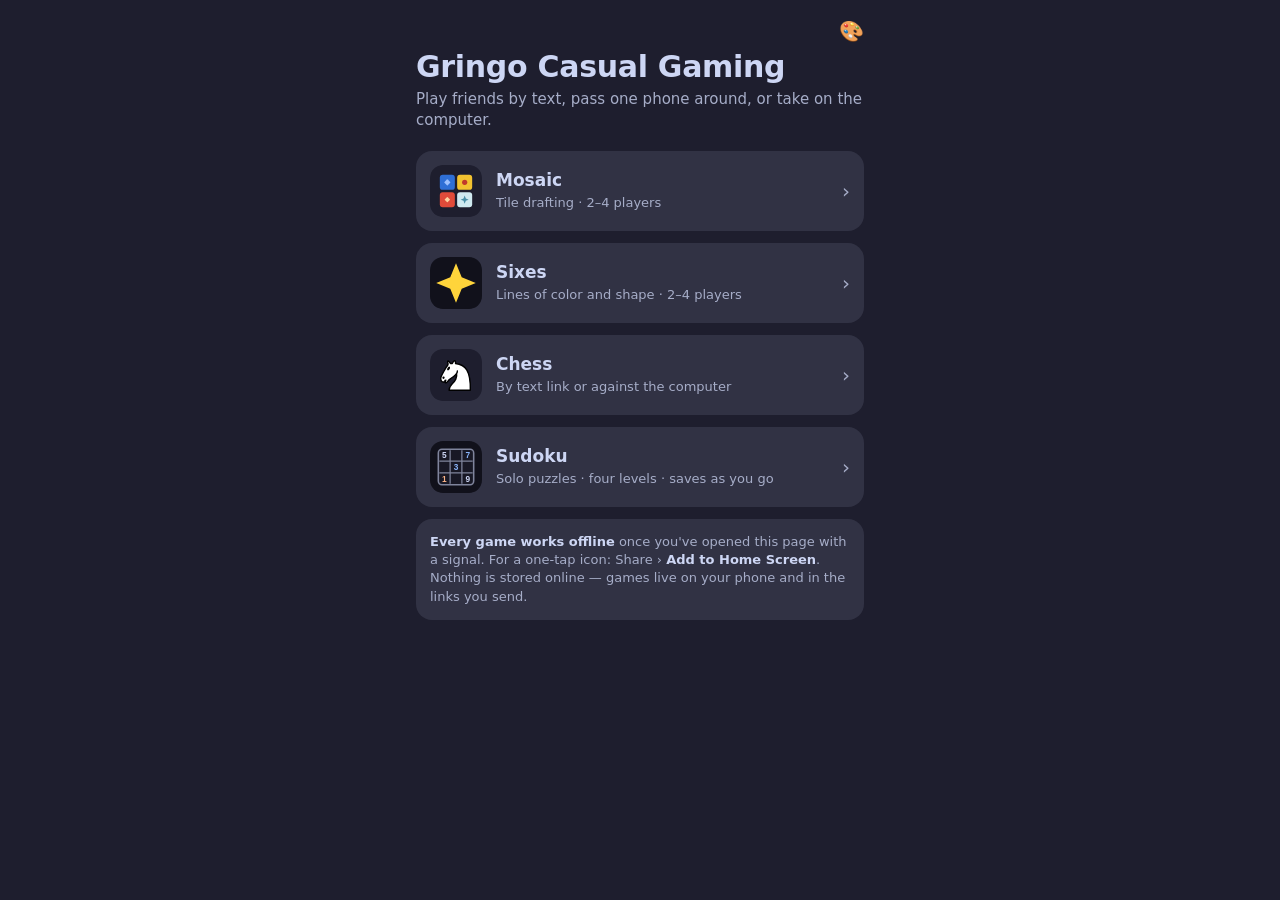
<file: index.html>
<!doctype html>
<html lang="en">
<head>
<meta charset="utf-8">
<meta name="viewport" content="width=device-width, initial-scale=1, viewport-fit=cover">
<meta name="theme-color" content="#1e1e2e">
<meta name="apple-mobile-web-app-capable" content="yes">
<meta name="apple-mobile-web-app-title" content="Gringo Games">
<meta property="og:title" content="Gringo Casual Gaming">
<meta property="og:description" content="Mosaic, Sixes, Chess and Sudoku — by text, on one phone, or against the computer">
<script>
  // Mosaic used to live here: old move links (#g=…) go to its new page.
  if (/[#&]g=/.test(location.hash)) location.replace('mosaic/' + location.hash);
</script>
<script src="theme.js"></script>
<title>Gringo Casual Gaming</title>
<link rel="icon" href="icon.svg" type="image/svg+xml">
<link rel="apple-touch-icon" href="icon-180.png">
<link rel="manifest" href="manifest.json">
<style>
:root {
  --bg: #1e1e2e; --mantle: #181825; --crust: #11111b;
  --surface: #313244; --surface2: #45475a; --overlay: #6c7086;
  --text: #cdd6f4; --sub: #a6adc8; --peach: #fab387; --green: #a6e3a1; --red: #f38ba8;
}
* { box-sizing: border-box; -webkit-tap-highlight-color: transparent; }
html, body { margin: 0; background: var(--bg); color: var(--text); }
body { font: 15px/1.4 -apple-system, BlinkMacSystemFont, "SF Pro Text", Roboto, system-ui, sans-serif; }
button { font: inherit; color: inherit; border: 0; background: none; padding: 0; cursor: pointer; }
#app { max-width: 480px; margin: 0 auto; padding: max(16px, env(safe-area-inset-top)) 16px calc(24px + env(safe-area-inset-bottom)); }
.top { display: flex; justify-content: flex-end; min-height: 30px; }
h1 { font-size: 30px; line-height: 1.1; margin: 4px 0 6px; font-weight: 800; letter-spacing: -.01em; }
.sub { color: var(--sub); margin-bottom: 20px; }
.card { background: var(--surface); border-radius: 16px; padding: 14px; margin-bottom: 12px; }
a.game { display: flex; align-items: center; gap: 14px; text-decoration: none; color: inherit; }
a.game:active { transform: scale(.985); }
.ic { width: 52px; height: 52px; border-radius: 13px; flex: none; display: grid; place-items: center; overflow: hidden; }
.ic img, .ic svg { width: 100%; height: 100%; display: block; }
.name { font-weight: 700; font-size: 17px; }
.desc { color: var(--sub); font-size: 13px; }
.grow { flex: 1; min-width: 0; }
.chev { color: var(--sub); font-size: 20px; }
.how { font-size: 13px; color: var(--sub); }
.how b { color: var(--text); }
.modal { position: fixed; inset: 0; background: rgba(17,17,27,.75); display: grid; place-items: end center; z-index: 10; }
.modal .sheet { background: var(--surface); width: 100%; max-width: 480px; border-radius: 20px 20px 0 0; padding: 20px 16px calc(20px + env(safe-area-inset-bottom)); }
.kicker { font-size: 11px; letter-spacing: .08em; text-transform: uppercase; color: var(--sub); margin-bottom: 8px; }
.btn { background: var(--peach); color: var(--crust); font-weight: 650; border-radius: 12px; padding: 12px 16px; }
.muted { color: var(--sub); }
</style>
<link rel="stylesheet" href="theme.css">
</head>
<body>
<div id="app">
  <div class="top"><button id="theme" aria-label="Colors" style="font-size:20px">🎨</button></div>
  <h1>Gringo Casual Gaming</h1>
  <div class="sub">Play friends by text, pass one phone around, or take on the computer.</div>

  <a class="card game" href="mosaic/">
    <span class="ic"><img src="mosaic/icon.svg" alt=""></span>
    <span class="grow"><span class="name">Mosaic</span><br><span class="desc">Tile drafting · 2–4 players</span></span><span class="chev">›</span></a>
  <a class="card game" href="sixes/">
    <span class="ic"><img src="sixes/icon.svg" alt=""></span>
    <span class="grow"><span class="name">Sixes</span><br><span class="desc">Lines of color and shape · 2–4 players</span></span><span class="chev">›</span></a>
  <a class="card game" href="chess/">
    <span class="ic"><img src="chess/icon.svg" alt=""></span>
    <span class="grow"><span class="name">Chess</span><br><span class="desc">By text link or against the computer</span></span><span class="chev">›</span></a>
  <a class="card game" href="sudoku/">
    <span class="ic"><img src="sudoku/icon.svg" alt=""></span>
    <span class="grow"><span class="name">Sudoku</span><br><span class="desc">Solo puzzles · four levels · saves as you go</span></span><span class="chev">›</span></a>

  <div class="card how"><b>Every game works offline</b> once you've opened this page with a signal.
    For a one-tap icon: Share › <b>Add to Home Screen</b>. Nothing is stored online — games live on your phone and in the links you send.</div>
</div>
<script>
document.getElementById('theme').onclick = Theme.open;
if ('serviceWorker' in navigator) navigator.serviceWorker.register('sw.js').catch(() => {});
</script>
</body>
</html>
</file>
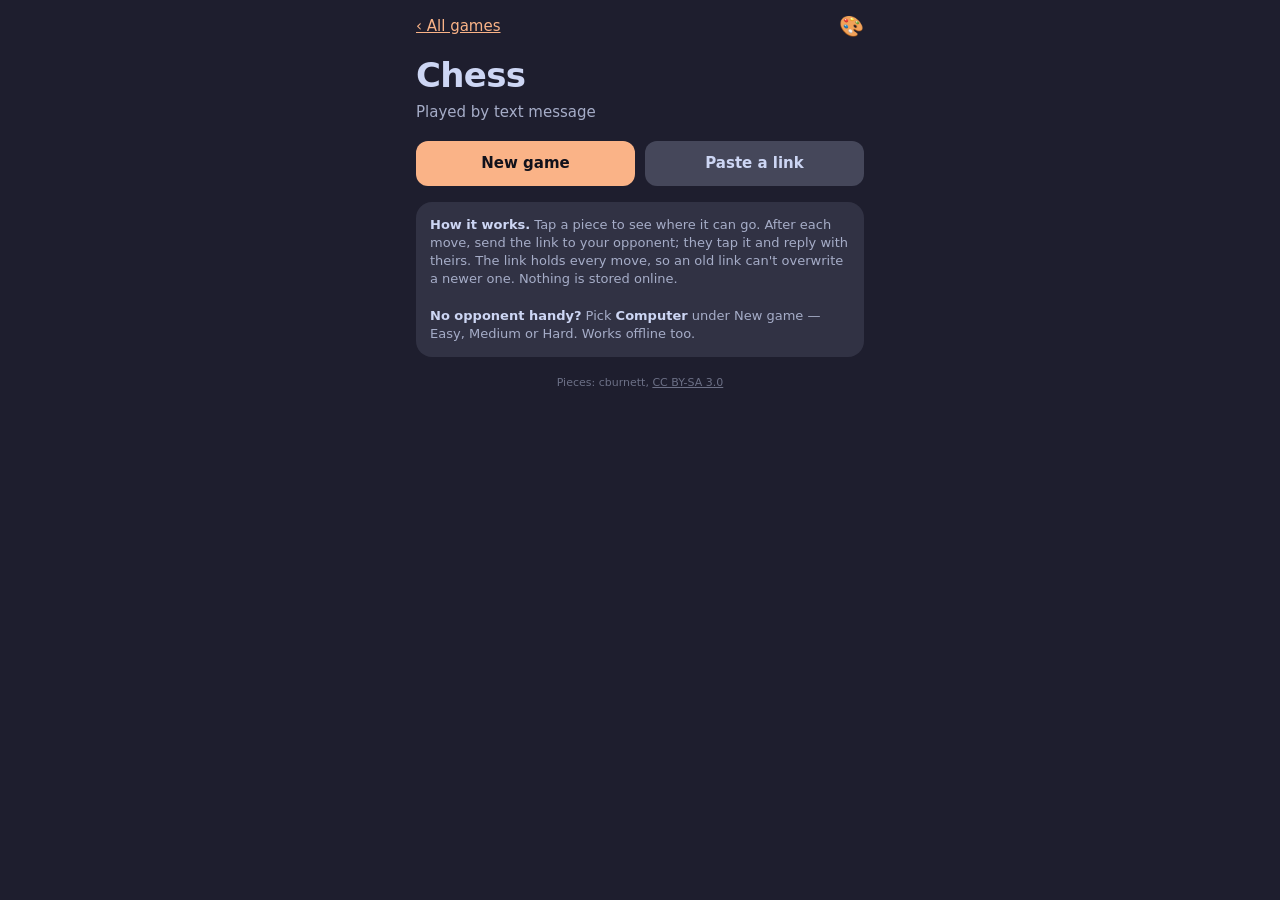
<file: chess/index.html>
<!doctype html>
<html lang="en">
<head>
<meta charset="utf-8">
<meta name="viewport" content="width=device-width, initial-scale=1, viewport-fit=cover">
<meta name="theme-color" content="#1e1e2e">
<meta property="og:title" content="Chess — your move">
<meta property="og:description" content="Tap to open the game">
<script src="../theme.js"></script>
<title>Chess</title>
<link rel="icon" href="icon.svg" type="image/svg+xml">
<link rel="apple-touch-icon" href="icon-180.png">
<link rel="manifest" href="manifest.json">
<style>
:root {
  --bg: #1e1e2e; --mantle: #181825; --crust: #11111b;
  --surface: #313244; --surface2: #45475a; --overlay: #6c7086;
  --text: #cdd6f4; --sub: #a6adc8; --peach: #fab387; --green: #a6e3a1; --red: #f38ba8;
  --light: #dee3ef; --dark: #7d87a8;
}
* { box-sizing: border-box; -webkit-tap-highlight-color: transparent; }
html, body { margin: 0; background: var(--bg); color: var(--text); }
body { font: 15px/1.4 -apple-system, BlinkMacSystemFont, "SF Pro Text", Roboto, system-ui, sans-serif; overscroll-behavior: none; }
button { font: inherit; color: inherit; border: 0; background: none; padding: 0; cursor: pointer; touch-action: manipulation; }
#app { max-width: 480px; margin: 0 auto; padding: max(12px, env(safe-area-inset-top)) 16px calc(96px + env(safe-area-inset-bottom)); }

.card { background: var(--surface); border-radius: 16px; padding: 14px; margin-bottom: 12px; }
.kicker { font-size: 11px; letter-spacing: .08em; text-transform: uppercase; color: var(--sub); margin-bottom: 8px; }
.btn { background: var(--peach); color: var(--crust); font-weight: 650; border-radius: 12px; padding: 12px 16px; }
.btn.alt { background: var(--surface2); color: var(--text); }
.btn.small { padding: 7px 12px; font-size: 13px; border-radius: 10px; }
.row { display: flex; gap: 10px; align-items: center; }
.grow { flex: 1; }
.muted { color: var(--sub); }

/* board */
.board { display: grid; grid-template-columns: repeat(8, 1fr); grid-template-rows: repeat(8, 1fr); width: 100%; aspect-ratio: 1; border-radius: 10px; overflow: hidden;
         box-shadow: 0 6px 24px rgba(0,0,0,.35); user-select: none; -webkit-user-select: none; }
.sq { position: relative; display: grid; place-items: center; aspect-ratio: 1; min-width: 0; }
.sq.l { background: var(--light); }
.sq.d { background: var(--dark); }
.sq.last::before { content: ""; position: absolute; inset: 0; background: rgba(250,179,135,.5); }
.sq.sel::before { content: ""; position: absolute; inset: 0; background: rgba(250,179,135,.85); }
.sq.check::before { content: ""; position: absolute; inset: 0; background: radial-gradient(circle, #f38ba8 0%, rgba(243,139,168,.6) 45%, transparent 75%); }
.sq svg { width: 92%; height: 92%; position: relative; pointer-events: none; }
.sq .dot { position: absolute; width: 30%; height: 30%; border-radius: 50%; background: rgba(17,17,27,.35); }
.sq .ring { position: absolute; inset: 4%; border-radius: 50%; box-shadow: inset 0 0 0 4px rgba(17,17,27,.38); }
.sq .cf, .sq .cr { position: absolute; font-size: 10px; font-weight: 700; pointer-events: none; }
.sq .cf { right: 3px; bottom: 1px; }
.sq .cr { left: 3px; top: 1px; }
.sq.l .cf, .sq.l .cr { color: var(--dark); }
.sq.d .cf, .sq.d .cr { color: var(--light); }

.player { display: flex; align-items: center; gap: 8px; padding: 8px 2px; min-height: 40px; }
.player .name { font-weight: 650; }
.player .turn { width: 10px; height: 10px; border-radius: 50%; background: var(--surface2); flex: none; }
.player .turn.on { background: var(--peach); box-shadow: 0 0 0 3px rgba(250,179,135,.25); }
.caps { display: flex; flex-wrap: wrap; align-items: center; }
.caps svg { width: 18px; height: 18px; margin-right: -5px; }
.caps .adv { margin-left: 8px; font-size: 13px; color: var(--sub); }

.moves { display: flex; gap: 6px; overflow-x: auto; padding: 10px 2px 2px; scrollbar-width: none; font-variant-numeric: tabular-nums; }
.moves::-webkit-scrollbar { display: none; }
.moves span { white-space: nowrap; font-size: 14px; }
.moves .n { color: var(--overlay); }
.moves .cur { background: var(--surface2); border-radius: 6px; padding: 0 5px; }

.status .big { font-size: 20px; font-weight: 700; }
.status .last { color: var(--sub); margin-top: 4px; }
.pill { font-size: 12px; padding: 3px 8px; border-radius: 999px; background: var(--surface2); white-space: nowrap; }
.pill.go { background: var(--peach); color: var(--crust); font-weight: 650; }
.bar { position: fixed; left: 0; right: 0; bottom: 0; background: rgba(24,24,37,.96); backdrop-filter: blur(10px);
       border-top: 1px solid var(--surface); padding: 12px 16px calc(12px + env(safe-area-inset-bottom)); }
.bar .in { max-width: 448px; margin: 0 auto; display: flex; gap: 10px; align-items: center; min-height: 44px; }
.chip { padding: 8px 10px; border-radius: 10px; background: var(--surface); font-size: 13px; color: var(--sub); }
.chip.on { background: rgba(250,179,135,.2); color: var(--peach); box-shadow: inset 0 0 0 1px var(--peach); }
.topbar { display: flex; align-items: center; justify-content: space-between; margin-bottom: 12px; }
.back { color: var(--ink-accent, var(--peach)); font-size: 15px; }

h1 { font-size: 34px; margin: 18px 0 2px; letter-spacing: -.02em; }
.game-item { display: flex; align-items: center; gap: 10px; width: 100%; text-align: left; }
.seg { display: flex; background: var(--mantle); border-radius: 10px; padding: 3px; }
.seg button { flex: 1; padding: 8px; border-radius: 8px; color: var(--sub); }
.seg button.on { background: var(--surface2); color: var(--text); font-weight: 650; }
input[type=text], textarea { width: 100%; background: var(--mantle); color: var(--text); border: 1px solid var(--surface2); border-radius: 10px; padding: 11px 12px; font: inherit; font-size: 16px; }
textarea { min-height: 110px; resize: vertical; }
label.check { display: flex; gap: 10px; align-items: center; margin-top: 12px; }
.stack { display: grid; gap: 8px; }
.modal { position: fixed; inset: 0; background: rgba(17,17,27,.75); display: grid; place-items: end center; z-index: 10; }
.modal .sheet { background: var(--surface); width: 100%; max-width: 480px; border-radius: 20px 20px 0 0; padding: 20px 16px calc(20px + env(safe-area-inset-bottom)); }
.promo { display: grid; grid-template-columns: repeat(4, 1fr); gap: 10px; }
.promo button { background: var(--light); border-radius: 12px; aspect-ratio: 1; display: grid; place-items: center; }
.promo svg { width: 80%; height: 80%; }
.toast { position: fixed; left: 50%; top: max(16px, env(safe-area-inset-top)); transform: translateX(-50%); background: var(--crust); color: var(--text);
         padding: 10px 14px; border-radius: 12px; z-index: 20; box-shadow: 0 6px 24px rgba(0,0,0,.4); max-width: 90vw; font-size: 14px; }
.how { font-size: 13px; color: var(--sub); }
.how b { color: var(--text); }
.credit { font-size: 11px; color: var(--overlay); text-align: center; margin-top: 18px; }
.credit a { color: inherit; }

/* animation */
.sq.sel svg { animation: lift .2s ease-out both; }
@keyframes lift { to { transform: translateY(-6%) scale(1.12); filter: drop-shadow(0 6px 5px rgba(0,0,0,.35)); } }
.sq .dot, .sq .ring { animation: popin .24s cubic-bezier(.3,1.6,.5,1) backwards; animation-delay: var(--d, 0ms); }
@keyframes popin { from { transform: scale(0); opacity: 0; } }
.sq.check::before { animation: throb .9s ease-in-out 3; }
@keyframes throb { 50% { opacity: .4; } }
.sq svg.fallen { transform: translateY(14%) rotate(90deg) scale(.86); filter: grayscale(.4) brightness(.85); }
.caps { display: flex; }
.fx { position: fixed; inset: 0; pointer-events: none; z-index: 30; overflow: hidden; }
.fx > .ghost, .fx > .confetto { position: fixed; display: grid; place-items: center; }
.fx > .ghost svg { width: 92%; height: 92%; }
.fx > .confetto svg { width: 100%; height: 100%; }
.banner { position: fixed; left: 0; right: 0; top: 40%; text-align: center; font-size: 42px; font-weight: 800; letter-spacing: -.02em; padding: 0 16px;
          color: var(--peach); text-shadow: 0 4px 28px rgba(0,0,0,.85); white-space: pre; }
.status { position: relative; }
.replay { position: absolute; top: 14px; right: 14px; font-size: 13px; color: var(--ink-accent, var(--peach)); }
.watch { position: fixed; inset: 0; z-index: 12; background: rgba(17,17,27,.55); display: grid; place-content: center; justify-items: center; gap: 16px; }
.watch .btn { font-size: 18px; padding: 16px 22px; box-shadow: 0 10px 30px rgba(0,0,0,.5); animation: breathe 1.6s ease-in-out infinite; }
@keyframes breathe { 50% { transform: scale(1.05); } }
@media (prefers-reduced-motion: reduce) { .sq.sel svg, .sq .dot, .sq .ring, .sq.check::before, .watch .btn { animation: none; } }
</style>
<link rel="stylesheet" href="../theme.css">
</head>
<body>
<div id="app"></div>
<script src="../sfx.js"></script>
<script src="pieces.js"></script>
<script src="engine.js"></script>
<script>
'use strict';
const C = window.Chess;
const app = document.getElementById('app');
const VALUE = { p: 1, n: 3, b: 3, r: 5, q: 9, k: 0 };
const COLOR_WORD = ['White', 'Black'];

const store = {
  get(k) { try { return JSON.parse(localStorage.getItem(k)); } catch { return null; } },
  set(k, v) { try { localStorage.setItem(k, JSON.stringify(v)); } catch {} },
  del(k) { try { localStorage.removeItem(k); } catch {} },
  keys() { try { return Object.keys(localStorage); } catch { return []; } },
};
const gkey = id => 'chess:g:' + id;

let screen = 'home';
let G = null;        // { game, me: 0 white | 1 black, hotseat, bot: { side, level } | null }
let sel = null;      // selected square
let pending = null;  // game after this turn's move, not yet sent
let offerDraw = false;
let newForm = { me: store.get('mosaic:name') || '', them: '', color: 'random', opp: 'friend', level: 'medium' };
const LEVEL_NAME = { easy: 'Easy', medium: 'Medium', hard: 'Hard' };

function saveGame() {
  if (!G) return;
  store.set(gkey(G.game.id), { code: C.encode(G.game), me: G.me, hotseat: G.hotseat, bot: G.bot || null, updated: Date.now() });
  store.set('chess:open', G.game.id);
}
function loadGame(id) {
  const r = store.get(gkey(id));
  if (!r) return null;
  try { return { game: C.decode(r.code), me: r.me, hotseat: !!r.hotseat, bot: r.bot || null }; } catch { return null; }
}
function listGames() {
  return store.keys().filter(k => k.startsWith('chess:g:'))
    .map(k => { const r = store.get(k); try { return { g: C.decode(r.code), me: r.me, hotseat: r.hotseat, updated: r.updated }; } catch { return null; } })
    .filter(Boolean).sort((a, b) => b.updated - a.updated);
}

const esc = s => String(s).replace(/[&<>"']/g, ch => ({ '&': '&amp;', '<': '&lt;', '>': '&gt;', '"': '&quot;', "'": '&#39;' }[ch]));
const pieceSvg = p => window.PIECES[(C.colorOf(p) === 'w' ? 'w' : 'b') + p.toUpperCase()];
const baseUrl = () => location.origin + location.pathname;
const linkFor = g => baseUrl() + '#c=' + C.encode(g);
const sideIdx = c => (c === 'w' ? 0 : 1);

function toast(msg) {
  const el = document.createElement('div');
  el.className = 'toast';
  el.textContent = msg;
  document.body.appendChild(el);
  setTimeout(() => el.remove(), 3200);
}

// ---- derived state ----
const shown = () => view || pending || G.game;
let cache = { key: null, r: null };
function R(g = shown()) {
  const key = C.encode(g);
  if (cache.key !== key) cache = { key, r: C.replay(g) };
  return cache.r;
}
const toMove = g => sideIdx(R(g).pos.turn);
function myTurn() {
  const r = R(G.game);
  return !busy && r.status === 'playing' && !pending && (G.hotseat || G.me === toMove(G.game));
}

function resultText(g) {
  const r = R(g);
  if (r.status !== 'over') return '';
  if (!r.winner) return `Draw — ${r.reason}`;
  const w = g.names[sideIdx(r.winner)];
  if (r.reason === 'resignation') return `${g.names[1 - sideIdx(r.winner)]} resigned — ${w} wins`;
  return `Checkmate — ${w} wins`;
}

function lastText(g) {
  const r = R(g);
  if (!g.moves.length) return '';
  const who = g.names[(g.moves.length - 1) % 2];
  return `${who} played ${r.sans[r.sans.length - 1]}`;
}

function shareText(g) {
  const r = R(g);
  if (r.status === 'over') return `Chess: ${resultText(g)}.`;
  const offer = g.offer ? ` ${g.names[g.offer - 1]} offers a draw.` : '';
  return `Chess · move ${Math.ceil(g.moves.length / 2)}: ${lastText(g)}.${offer} Your move, ${g.names[toMove(g)]}.`;
}

// ---- links ----
function ingest(code) {
  let g;
  try { g = C.decode(code); } catch (e) { toast(e.message); return false; }
  const prev = loadGame(g.id);
  let seq = null;
  stopAnim();
  if (prev && C.seq(prev.game) > C.seq(g)) {
    G = prev;
    toast(`That's an older link — you already have move ${prev.game.moves.length}`);
  } else if (prev && C.seq(prev.game) === C.seq(g) && prev.game.offer === g.offer) {
    G = prev;
  } else {
    // The link holds every move, so the opponent's last move can always be replayed.
    if (g.moves.length && !(prev && prev.game.moves.length === g.moves.length)) seq = { g0: { ...g, moves: g.moves.slice(0, -1), result: 0, offer: 0 }, g1: g };
    else if (C.replay(g).status === 'over') seq = { g1: g };
    G = { game: g, me: prev ? prev.me : null, hotseat: prev ? prev.hotseat : false, bot: prev ? prev.bot : null };
  }
  sel = null; pending = null; offerDraw = false; lastSeq = null; screen = 'game';
  saveGame();
  render();
  if (G.me == null && !G.hotseat) askWho(() => offerWatch(seq));
  else offerWatch(seq);
  return true;
}

function extractCode(text) {
  const m = text.match(/[#&?]c=([A-Za-z0-9_-]+)/);
  if (m) return m[1];
  const raw = text.trim().match(/[A-Za-z0-9_-]{12,}/);
  return raw ? raw[0] : null;
}

function share() {
  const msg = shareText(G.game) + '\n' + linkFor(G.game);
  if (navigator.share) navigator.share({ text: msg }).catch(e => { if (e.name !== 'AbortError') copyFallback(msg); });
  else copyFallback(msg);
}
function copyFallback(msg) {
  const done = () => toast('Link copied — paste it in your text thread');
  if (navigator.clipboard) navigator.clipboard.writeText(msg).then(done, () => showLink(msg));
  else showLink(msg);
}

// ---- actions ----
function tapSquare(sq) {
  if (!myTurn()) {
    const r = R(G.game);
    if (r.status === 'playing' && !pending) toast(`It's ${G.game.names[toMove(G.game)]}'s move`);
    return;
  }
  const r = R(G.game);
  const pc = r.pos.board[sq];
  if (sel != null) {
    const options = r.legal.filter(m => m.from === sel && m.to === sq);
    if (options.length > 1) return askPromo(sel, sq);
    if (options.length === 1) return doMove(sel, sq, null);
  }
  sel = pc && C.colorOf(pc) === r.pos.turn && sel !== sq ? sq : null;
  render();
  if (sel != null) { sfx.tock(0, 1.5, 0.35); buzz(5); }
}

function doMove(from, to, promo) {
  pending = C.playMove(G.game, from, to, promo);
  sel = null;
  offerDraw = false;
  // Against the computer there's nobody to send it to: the move counts as soon as it lands.
  animateTurn({ g0: G.game, g1: pending }, true).then(() => { if (G.bot && pending) commit(); });
}

function commit() {
  G.game = { ...pending, offer: offerDraw ? sideIdx(R(G.game).pos.turn) + 1 : 0 };
  pending = null; offerDraw = false;
  saveGame();
  if (!G.bot) sfx.whoosh();
  if (!G.hotseat && !G.bot) share(); // inside the tap so the share sheet may open
  render();
  botTurn();
}

function acceptDraw() {
  if (!confirm('Accept the draw? The game ends.')) return;
  G.game = { ...G.game, result: 3, offer: 0 };
  saveGame();
  if (!G.hotseat && !G.bot) share();
  render();
  animateTurn({ g1: G.game });
}

function resign() {
  const side = toMove(G.game);
  if (!confirm(`Resign as ${COLOR_WORD[side]}? ${G.game.names[1 - side]} wins.`)) return;
  G.game = { ...G.game, result: side === 0 ? 1 : 2, offer: 0 };
  saveGame();
  if (!G.hotseat && !G.bot) share();
  render();
  animateTurn({ g1: G.game });
}

// ---- computer player ----
// The search runs in a worker (bot.js) so the board stays smooth while it thinks.
let worker = null, thinking = null;
function botTurn() {
  if (!G || !G.bot || busy || pending || thinking) return;
  if (R(G.game).status !== 'playing' || toMove(G.game) !== G.bot.side) return;
  const id = G.game.id, n = G.game.moves.length, t0 = Date.now();
  thinking = { id, n };
  if (screen === 'game') renderGame();
  const done = move => {
    const wait = Math.max(0, 650 - (Date.now() - t0)); // a beat, so instant replies don't feel abrupt
    setTimeout(() => {
      thinking = null;
      if (!G || G.game.id !== id || G.game.moves.length !== n || !move) { if (G && screen === 'game') renderGame(); return; }
      const g0 = G.game, g1 = C.playMove(g0, move.from, move.to, move.promo);
      G.game = g1;
      saveGame();
      if (screen === 'game') animateTurn({ g0, g1 }, true);
    }, wait);
  };
  try {
    if (!worker) {
      worker = new Worker('bot.js');
      worker.onerror = () => { thinking = null; worker = null; toast("The computer couldn't move — go back and reopen the game"); render(); };
    }
    worker.onmessage = e => done(e.data.move);
    worker.postMessage({ moves: G.game.moves, level: G.bot.level });
  } catch {
    thinking = null;
    toast("The computer couldn't start on this browser");
  }
}

// Take back your last move (and the computer's reply to it).
function canTakeBack() {
  return G.bot && !busy && !pending && !thinking && G.game.moves.length > (G.bot.side === 0 ? 1 : 0);
}
function takeBack() {
  if (!canTakeBack()) return;
  let moves = G.game.moves.slice(0, -1);
  if (moves.length && moves.length % 2 === G.bot.side) moves = moves.slice(0, -1);
  G.game = { ...G.game, moves, result: 0, offer: 0 };
  sel = null; lastSeq = null;
  saveGame();
  sfx.whoosh();
  render();
  botTurn();
}

// ---- modals ----
function modal(html) {
  const m = document.createElement('div');
  m.className = 'modal';
  m.innerHTML = `<div class="sheet">${html}</div>`;
  m.addEventListener('click', e => { if (e.target === m) m.remove(); });
  document.body.appendChild(m);
  return m;
}

function askPromo(from, to) {
  const color = R(G.game).pos.turn;
  const m = modal(`<div class="kicker">Promote to</div><div class="promo">${['q', 'r', 'b', 'n'].map(t =>
    `<button data-p="${t}">${pieceSvg(color === 'w' ? t.toUpperCase() : t)}</button>`).join('')}</div>`);
  m.querySelectorAll('[data-p]').forEach(b => b.onclick = () => { m.remove(); doMove(from, to, b.dataset.p); });
}

function askWho(then) {
  const g = G.game;
  const m = modal(`<div class="kicker">Who's on this phone?</div>
    <div class="stack">${g.names.map((n, i) => `<button class="btn alt" data-i="${i}">${esc(n)} <span class="muted">· ${COLOR_WORD[i]}</span></button>`).join('')}
    <button class="btn alt" data-i="hot">We're both on this one phone</button></div>`);
  m.querySelectorAll('[data-i]').forEach(b => b.onclick = () => {
    if (b.dataset.i === 'hot') G.hotseat = true;
    else { G.me = +b.dataset.i; store.set('mosaic:name', g.names[G.me]); }
    saveGame(); m.remove(); render();
    if (then) then();
  });
}

function askPaste() {
  const m = modal(`<div class="kicker">Paste a link</div>
    <textarea id="paste" placeholder="Paste the whole message — the link is found automatically"></textarea>
    <div class="row" style="margin-top:12px"><button class="btn alt grow" id="cancel">Cancel</button><button class="btn grow" id="go">Open</button></div>`);
  m.querySelector('#cancel').onclick = () => m.remove();
  m.querySelector('#go').onclick = () => {
    const code = extractCode(m.querySelector('#paste').value);
    if (!code) return toast('No game link found in that text');
    if (ingest(code)) m.remove();
  };
  setTimeout(() => m.querySelector('#paste').focus(), 50);
}

function showLink(msg) {
  const m = modal(`<div class="kicker">Copy this into your text thread</div><textarea readonly>${esc(msg)}</textarea>
    <button class="btn" style="width:100%;margin-top:12px" id="ok">Done</button>`);
  m.querySelector('textarea').select();
  m.querySelector('#ok').onclick = () => m.remove();
}

function menu() {
  const canResign = myTurn();
  const m = modal(`<div class="stack">
    ${G.bot ? `<div class="muted" style="text-align:center">Playing the computer · ${LEVEL_NAME[G.bot.level]}</div>`
      : '<button class="btn alt" id="m-share">Send current link again</button>'}
    ${canResign ? '<button class="btn alt" id="m-resign" style="color:var(--red)">Resign</button>' : ''}
    <button class="btn alt" id="m-close">Close</button></div>`);
  if (!G.bot) m.querySelector('#m-share').onclick = () => { m.remove(); share(); };
  if (canResign) m.querySelector('#m-resign').onclick = () => { m.remove(); resign(); };
  m.querySelector('#m-close').onclick = () => m.remove();
}

// ---- animation + sound ----
let view = null;      // game on screen while an animation runs (overrides pending / G.game)
let phase = null;     // 'move' | 'end' while animating
let busy = false;     // input locked; a tap skips to the end
let skipping = false;
let lastSeq = null;   // { g0?, g1 } — the last thing animated, for Replay
const RM = matchMedia('(prefers-reduced-motion: reduce)').matches;
const running = new Set();
const waiters = new Set();
const fx = document.createElement('div');
fx.className = 'fx';
document.body.appendChild(fx);
const sfx = window.Sfx;
sfx.setQuiet(() => skipping);
const buzz = sfx.buzz;
// Must match .sq svg.fallen in the CSS.
const FALLEN = 'translateY(14%) rotate(90deg) scale(.86)', FALLEN_FILTER = 'grayscale(.4) brightness(.85)';

// A tap during an animation skips it (and is swallowed so it can't make a move).
document.addEventListener('click', e => {
  if (!busy || e.target.closest('.watch')) return;
  e.stopPropagation();
  e.preventDefault();
  skipAnim();
}, true);

function wait(ms) {
  if (skipping) return Promise.resolve();
  return new Promise(res => {
    const done = () => { waiters.delete(done); clearTimeout(t); res(); };
    const t = setTimeout(done, ms);
    waiters.add(done);
  });
}
function anim(el, frames, opts) {
  if (!el) return Promise.resolve();
  const a = el.animate(frames, opts);
  return new Promise(res => {
    const done = () => { clearTimeout(t); running.delete(done); res(); };
    // Watchdog: a page that stops painting never fires `finished`; don't let that lock input.
    const t = setTimeout(() => { try { a.finish(); } catch {} done(); }, (opts.delay || 0) + opts.duration + 800);
    done.anim = a;
    running.add(done);
    a.finished.then(done, done);
    if (skipping) { try { a.finish(); } catch {} done(); }
  });
}
function skipAnim() {
  if (!busy || skipping) return;
  skipping = true;
  [...waiters].forEach(f => f());
  running.forEach(done => { try { done.anim.finish(); } catch {} done(); });
}
function stopAnim() {
  skipAnim();
  document.querySelectorAll('.watch').forEach(e => e.remove());
}

const q = (root, s) => (root ? root.querySelector(s) : null);
const sqEl = sq => app.querySelector(`[data-sq="${sq}"]`);
const pieceEl = sq => q(sqEl(sq), 'svg');
const squash = el => anim(el, [{ transform: 'scale(1.18)' }, { transform: 'scale(.94)' }, { transform: 'none' }], { duration: 240, easing: 'ease-out' });

function banner(text) {
  if (skipping || RM) return;
  const d = document.createElement('div');
  d.className = 'banner';
  d.textContent = text;
  fx.appendChild(d);
  anim(d, [
    { transform: 'translateX(-60%) skewX(-12deg)', opacity: 0 },
    { transform: 'translateX(0) skewX(0)', opacity: 1, offset: 0.2 },
    { transform: 'translateX(0) scale(1.04)', opacity: 1, offset: 0.75 },
    { transform: 'translateX(60%) skewX(12deg)', opacity: 0 },
  ], { duration: 1500, easing: 'ease-in-out', fill: 'both' }).then(() => d.remove());
}

// A rain of chess pieces.
function confetti(n = 60) {
  if (RM) return;
  const kinds = 'PNBRQKpnbrqk';
  for (let i = 0; i < n; i++) {
    const d = document.createElement('div');
    const size = 20 + Math.random() * 18;
    d.className = 'confetto';
    d.innerHTML = pieceSvg(kinds[i % kinds.length]);
    Object.assign(d.style, { left: Math.random() * innerWidth + 'px', top: '-50px', width: size + 'px', height: size + 'px' });
    fx.appendChild(d);
    const dx = (Math.random() - 0.5) * 180, rot = (Math.random() - 0.5) * 900;
    d.animate([{ transform: 'translate(0,0) rotate(0deg)' }, { transform: `translate(${dx}px, ${innerHeight + 100}px) rotate(${rot}deg)` }],
      { duration: 2000 + Math.random() * 1600, delay: Math.random() * 700, easing: 'cubic-bezier(.25,.6,.5,1)', fill: 'both' })
      .finished.then(() => d.remove()).catch(() => {});
  }
}

// The piece now on `to` glides in from `from`.
function slide(from, to, dur, delay = 0) {
  const sq = sqEl(to), el = q(sq, 'svg');
  if (!el || skipping) return Promise.resolve();
  const a = sqEl(from).getBoundingClientRect(), b = sq.getBoundingClientRect();
  const lift = 'drop-shadow(0 8px 6px rgba(0,0,0,.35))';
  sq.style.zIndex = 3;
  return anim(el, [
    { transform: `translate(${a.left - b.left}px, ${a.top - b.top}px) scale(1.12)`, filter: lift },
    { transform: 'translate(0,0) scale(1.12)', filter: lift, offset: 0.85 },
    { transform: 'none', filter: 'none' },
  ], { duration: dur, delay, easing: 'cubic-bezier(.5,0,.3,1)', fill: 'backwards' }).then(() => { sq.style.zIndex = ''; });
}

async function playMove(g0, g1) {
  const r0 = C.replay(g0), m = R(g1).last, us = r0.pos.turn;
  const capSq = m.flag === 'e' ? m.to + (us === 'w' ? -8 : 8) : m.to;
  const took = r0.pos.board[capSq];
  view = g1; phase = 'move';
  renderGame();
  const a = sqEl(m.from).getBoundingClientRect(), b = sqEl(m.to).getBoundingClientRect();
  // The captured piece waits on the fx layer until it gets hit.
  let ghost = null;
  if (took && !skipping) {
    const cr = sqEl(capSq).getBoundingClientRect();
    ghost = document.createElement('div');
    ghost.className = 'ghost';
    ghost.innerHTML = pieceSvg(took);
    Object.assign(ghost.style, { left: cr.left + 'px', top: cr.top + 'px', width: cr.width + 'px', height: cr.height + 'px' });
    fx.appendChild(ghost);
  }
  const dist = Math.hypot(a.left - b.left, a.top - b.top) / b.width;
  const dur = Math.min(560, 230 + dist * 50);
  const jobs = [slide(m.from, m.to, dur)];
  if (m.flag === 'k') jobs.push(slide(m.from + 3, m.from + 1, dur, 110));
  if (m.flag === 'q') jobs.push(slide(m.from - 4, m.from - 1, dur, 110));
  if (ghost) {
    await wait(dur * 0.75);
    const tray = q(app, `.player[data-side="${sideIdx(us)}"] .caps`) || sqEl(capSq);
    const t = tray.getBoundingClientRect(), g = ghost.getBoundingClientRect();
    const dx = t.right - 12 - (g.left + g.width / 2), dy = t.top + t.height / 2 - (g.top + g.height / 2);
    sfx.capture();
    buzz(15);
    anim(ghost, [
      { transform: 'none', opacity: 1 },
      { transform: `translate(${dx * 0.4 + (b.left - a.left) * 0.15}px, ${dy * 0.4 - 30}px) rotate(260deg) scale(.8)`, opacity: 1, offset: 0.45 },
      { transform: `translate(${dx}px, ${dy}px) rotate(540deg) scale(.35)`, opacity: 0.2 },
    ], { duration: 650, easing: 'cubic-bezier(.3,.1,.4,1)', fill: 'forwards' }).then(() => { ghost.remove(); squash(tray); });
  }
  await Promise.all(jobs);
  if (!took) sfx.tock();
  if (m.flag === 'k' || m.flag === 'q') sfx.tock(0.1, 0.9, 0.8);
  buzz(8);
  squash(pieceEl(m.to));
  if (m.promo) {
    anim(pieceEl(m.to), [
      { transform: 'scale(.5)', filter: 'brightness(2.2) drop-shadow(0 0 10px #fab387)' },
      { transform: 'scale(1.3)', filter: 'brightness(1.5) drop-shadow(0 0 10px #fab387)', offset: 0.5 },
      { transform: 'none', filter: 'none' },
    ], { duration: 600, easing: 'ease-out' });
    sfx.arp(5);
    await wait(500);
  }
}

async function playEnd(g) {
  const r = R(g);
  phase = 'end';
  renderGame();
  if (r.winner) {
    const lose = r.winner === 'w' ? 'b' : 'w';
    const k = pieceEl(r.pos.board.indexOf(lose === 'w' ? 'K' : 'k'));
    anim(k, [
      { transform: 'none', filter: 'none' },
      { transform: 'rotate(-14deg)', filter: 'none', offset: 0.35 },
      { transform: 'translateY(4%) rotate(100deg) scale(.9)', filter: FALLEN_FILTER, offset: 0.8 },
      { transform: FALLEN, filter: FALLEN_FILTER },
    ], { duration: 950, easing: 'cubic-bezier(.55,0,.75,1.35)' });
    await wait(750);
    sfx.thud();
    buzz(40);
    anim(q(app, '.board'), [
      { transform: 'none' }, { transform: 'translate(-5px, 2px) rotate(-.6deg)' }, { transform: 'translate(5px, -2px) rotate(.6deg)' },
      { transform: 'translate(-3px, 1px)' }, { transform: 'none' },
    ], { duration: 420 });
    const iWon = G.hotseat || G.me === sideIdx(r.winner);
    banner(r.reason === 'resignation' ? `${g.names[1 - sideIdx(r.winner)]} resigns` : 'Checkmate!');
    if (iWon) { sfx.fanfare(0.25); confetti(); } else sfx.sad(0.25);
  } else {
    banner('Draw  ½–½');
    sfx.draw();
  }
  await wait(1500);
}

// Plays one turn: the move (g0 → g1), then check or the game's end.
// live: the mover just tapped, so g0 is already on screen.
async function animateTurn(seq, live) {
  if (!seq || busy) return;
  lastSeq = seq;
  busy = true;
  skipping = RM;
  try {
    if (seq.g0) {
      if (!live) { view = seq.g0; phase = 'move'; renderGame(); await wait(500); }
      await playMove(seq.g0, seq.g1);
      const r = R(seq.g1);
      if (r.status === 'playing' && r.check) { sfx.check(0.05); banner('Check!'); await wait(600); }
      else await wait(r.status === 'over' ? 350 : 120);
    }
    view = seq.g1;
    if (R(seq.g1).status === 'over') { skipping = RM; await playEnd(seq.g1); }
  } finally {
    fx.querySelectorAll('.ghost').forEach(e => e.remove());
    view = null; phase = null; busy = false; skipping = false;
  }
  renderGame();
}

// Sound needs one tap on iOS, so a fresh link asks before playing.
function offerWatch(seq) {
  if (!seq) return;
  if (sfx.ready() || sfx.muted || RM) { animateTurn(seq); return; }
  const g = seq.g1, who = esc(g.names[(g.moves.length - 1) % 2]);
  const m = document.createElement('div');
  m.className = 'watch';
  m.innerHTML = `<button class="btn" id="wgo">▶ ${seq.g0 ? `Watch ${who}’s move` : 'See how it ended'}</button><button class="muted" id="wskip">Skip</button>`;
  document.body.appendChild(m);
  m.querySelector('#wgo').onclick = () => { sfx.unlock(); m.remove(); animateTurn(seq); };
  m.querySelector('#wskip').onclick = () => { m.remove(); lastSeq = seq; render(); };
}

// ---- rendering ----
function render() {
  if (screen === 'home') renderHome();
  else if (screen === 'new') renderNew();
  else renderGame();
}

function bar(inner) {
  let b = document.querySelector('.bar');
  if (!inner) { if (b) b.remove(); return; }
  if (!b) { b = document.createElement('div'); b.className = 'bar'; document.body.appendChild(b); }
  b.innerHTML = `<div class="in">${inner}</div>`;
}

function renderHome() {
  const games = listGames();
  app.innerHTML = `
    <div class="topbar"><a class="back" href="../">‹ All games</a><button id="theme" aria-label="Colors" style="font-size:20px">🎨</button></div>
    <h1 style="margin-top:0">Chess</h1>
    <div class="muted" style="margin-bottom:18px">Played by text message</div>
    <div class="row" style="margin-bottom:16px">
      <button class="btn grow" id="new">New game</button>
      <button class="btn alt grow" id="paste">Paste a link</button>
    </div>
    ${games.length ? `<div class="kicker">Games</div>` : ''}
    ${games.map(x => {
      const g = x.g, r = C.replay(g);
      let st;
      if (r.status === 'over') st = `<span class="pill">${r.winner ? esc(g.names[sideIdx(r.winner)]) + ' won' : 'Draw'}</span>`;
      else if (x.hotseat || x.me === sideIdx(r.pos.turn)) st = `<span class="pill go">Your move</span>`;
      else st = `<span class="pill">${esc(g.names[sideIdx(r.pos.turn)])}'s move</span>`;
      return `<div class="card"><div class="row">
        <button class="game-item grow" data-open="${g.id}">
          <div class="grow"><div style="font-weight:600">${esc(g.names[0])} <span class="muted">vs</span> ${esc(g.names[1])}</div>
          <div class="muted" style="font-size:13px">Move ${Math.ceil(g.moves.length / 2) || 1}${r.sans.length ? ' · ' + r.sans[r.sans.length - 1] : ''}</div></div>${st}
        </button>
        <button class="muted" data-del="${g.id}" aria-label="Remove" style="padding:6px 2px 6px 8px">✕</button></div></div>`;
    }).join('')}
    <div class="card how"><b>How it works.</b> Tap a piece to see where it can go. After each move, send the link to your opponent; they tap it and reply with theirs. The link holds every move, so an old link can't overwrite a newer one. Nothing is stored online.
      <br><br><b>No opponent handy?</b> Pick <b>Computer</b> under New game — Easy, Medium or Hard. Works offline too.</div>
    <div class="credit">Pieces: cburnett, <a href="https://creativecommons.org/licenses/by-sa/3.0/">CC BY-SA 3.0</a></div>`;
  bar(null);
  app.querySelector('#new').onclick = () => { screen = 'new'; render(); };
  app.querySelector('#paste').onclick = askPaste;
  app.querySelector('#theme').onclick = Theme.open;
  app.querySelectorAll('[data-open]').forEach(b => b.onclick = () => {
    G = loadGame(+b.dataset.open); sel = null; pending = null; screen = 'game'; render();
    if (G.me == null && !G.hotseat && !G.bot) askWho();
    botTurn();
  });
  app.querySelectorAll('[data-del]').forEach(b => b.onclick = () => {
    if (confirm('Remove this game from this phone? (Your opponent keeps their copy.)')) { store.del(gkey(b.dataset.del)); render(); }
  });
}

function renderNew() {
  const f = newForm;
  app.innerHTML = `
    <div class="topbar"><button class="back" id="back">‹ Games</button><div></div></div>
    <h1 style="margin-top:0">New game</h1>
    <div class="card">
      <div class="stack">
        <input type="text" id="n-me" maxlength="16" placeholder="Your name" value="${esc(f.me)}">
        ${f.opp === 'computer' ? '' : `<input type="text" id="n-them" maxlength="16" placeholder="Opponent's name" value="${esc(f.them)}">`}
      </div>
      <div class="kicker" style="margin-top:14px">Opponent</div>
      <div class="seg">${[['friend', 'By text'], ['phone', 'Same phone'], ['computer', 'Computer']].map(([v, l]) => `<button data-o="${v}" class="${f.opp === v ? 'on' : ''}">${l}</button>`).join('')}</div>
      ${f.opp === 'computer' ? `<div class="kicker" style="margin-top:14px">Computer level</div>
      <div class="seg">${Object.entries(LEVEL_NAME).map(([v, l]) => `<button data-l="${v}" class="${f.level === v ? 'on' : ''}">${l}</button>`).join('')}</div>` : ''}
      <div class="kicker" style="margin-top:14px">You play</div>
      <div class="seg">${[['w', 'White'], ['random', 'Random'], ['b', 'Black']].map(([v, l]) => `<button data-c="${v}" class="${f.color === v ? 'on' : ''}">${l}</button>`).join('')}</div>
    </div>`;
  bar(`<button class="btn grow" id="start">Start game</button>`);
  app.querySelector('#back').onclick = () => { screen = 'home'; render(); };
  app.querySelector('#n-me').oninput = e => { f.me = e.target.value; };
  const them = app.querySelector('#n-them');
  if (them) them.oninput = e => { f.them = e.target.value; };
  app.querySelectorAll('[data-c]').forEach(b => b.onclick = () => { f.color = b.dataset.c; render(); });
  app.querySelectorAll('[data-o]').forEach(b => b.onclick = () => { f.opp = b.dataset.o; render(); });
  app.querySelectorAll('[data-l]').forEach(b => b.onclick = () => { f.level = b.dataset.l; render(); });
  document.getElementById('start').onclick = () => {
    const bot = f.opp === 'computer', hotseat = f.opp === 'phone';
    const me = f.me.trim() || 'You', them = bot ? `Computer (${LEVEL_NAME[f.level]})` : f.them.trim() || 'Opponent';
    const r = new Uint32Array(1);
    crypto.getRandomValues(r);
    const white = f.color === 'random' ? (r[0] & 1 ? 'w' : 'b') : f.color;
    const names = white === 'w' ? [me, them] : [them, me];
    const mine = white === 'w' ? 0 : 1;
    G = { game: C.newGame(names[0], names[1], r[0]), me: mine, hotseat, bot: bot ? { side: 1 - mine, level: f.level } : null };
    store.set('mosaic:name', me);
    sel = null; pending = null; screen = 'game';
    saveGame(); render();
    if (bot) botTurn();
    else if (white === 'b' && !hotseat) toast(`You're Black — ${them} moves first. Send them the link.`);
  };
}

function boardHtml(g, flip) {
  const r = R(g);
  const legalTo = sel != null ? r.legal.filter(m => m.from === sel) : [];
  const kingInCheck = r.check ? r.pos.board.indexOf(r.pos.turn === 'w' ? 'K' : 'k') : -1;
  const fallen = r.status === 'over' && r.winner && (!busy || phase === 'end') ? r.pos.board.indexOf(r.winner === 'w' ? 'k' : 'K') : -1;
  let h = '';
  for (let vr = 0; vr < 8; vr++) for (let vc = 0; vc < 8; vc++) {
    const rank = flip ? vr : 7 - vr, file = flip ? 7 - vc : vc, sq = rank * 8 + file;
    const pc = r.pos.board[sq];
    const cls = ['sq', (rank + file) % 2 ? 'l' : 'd'];
    if (r.last && (r.last.from === sq || r.last.to === sq)) cls.push('last');
    if (sel === sq) cls.push('sel');
    if (sq === kingInCheck) cls.push('check');
    const target = legalTo.find(m => m.to === sq);
    let inner = pc ? pieceSvg(pc) : '';
    if (sq === fallen) inner = inner.replace('<svg', '<svg class="fallen"');
    if (target) inner += `<div class="${pc || target.flag === 'e' ? 'ring' : 'dot'}" style="--d:${legalTo.indexOf(target) * 18}ms"></div>`;
    if (vr === 7) inner += `<span class="cf">${'abcdefgh'[file]}</span>`;
    if (vc === 0) inner += `<span class="cr">${rank + 1}</span>`;
    h += `<div class="${cls.join(' ')}" data-sq="${sq}">${inner}</div>`;
  }
  return `<div class="board">${h}</div>`;
}

function playerHtml(g, side) {
  const r = R(g);
  const color = side === 0 ? 'w' : 'b';
  const took = r.captured[color].slice().sort((a, b) => VALUE[C.typeOf(b)] - VALUE[C.typeOf(a)]);
  const mine = took.reduce((a, p) => a + VALUE[C.typeOf(p)], 0);
  const theirs = r.captured[color === 'w' ? 'b' : 'w'].reduce((a, p) => a + VALUE[C.typeOf(p)], 0);
  const adv = mine - theirs;
  const on = r.status === 'playing' && r.pos.turn === color;
  return `<div class="player" data-side="${side}"><div class="turn ${on ? 'on' : ''}"></div>
    <div class="name">${esc(g.names[side])}</div><span class="muted" style="font-size:12px">${COLOR_WORD[side]}</span>
    <div class="caps grow" style="justify-content:flex-end">${took.map(pieceSvg).join('')}${adv > 0 ? `<span class="adv">+${adv}</span>` : ''}</div></div>`;
}

function movesHtml(g) {
  const sans = R(g).sans;
  if (!sans.length) return '';
  let h = '';
  sans.forEach((s, i) => {
    if (i % 2 === 0) h += `<span class="n">${i / 2 + 1}.</span>`;
    h += `<span class="${i === sans.length - 1 ? 'cur' : ''}">${esc(s)}</span>`;
  });
  return `<div class="moves" id="moves">${h}</div>`;
}

function statusHtml() {
  const g = shown(), r = R(g);
  let big, sub = lastText(g), extra = '';
  if (phase === 'move') {
    const g1 = lastSeq.g1, side = (g1.moves.length - 1) % 2;
    const who = side === G.me && !G.hotseat ? 'You' : esc(g1.names[side]);
    big = `${who} ${who === 'You' ? 'play' : 'plays'} ${esc(R(g1).sans[R(g1).sans.length - 1])}`;
    sub = '';
  } else if (r.status === 'over') big = resultText(g);
  else if (pending) { big = 'Check your move'; sub = 'You played ' + r.sans[r.sans.length - 1]; }
  else if (myTurn()) {
    big = G.hotseat ? `${esc(g.names[toMove(g)])} to move` : 'Your move';
    if (r.check) big += ' — check!';
  } else if (G.bot && r.status === 'playing') big = `${esc(g.names[toMove(g)])} is thinking…`;
  else big = `Waiting for ${esc(g.names[toMove(g)])}`;
  if (!pending && r.status === 'playing' && g.offer && g.offer - 1 !== toMove(g) && myTurn()) {
    extra = `<div class="row" style="margin-top:10px"><div class="grow">${esc(g.names[g.offer - 1])} offers a draw. Move to decline.</div>
      <button class="btn small" id="accept">Accept draw</button></div>`;
  } else if (!pending && g.offer && r.status === 'playing' && !myTurn()) {
    extra = `<div class="muted" style="margin-top:6px">Draw offered — waiting for an answer.</div>`;
  }
  const btn = !busy && lastSeq && lastSeq.g1 === (pending || G.game) ? '<button class="replay" id="replay">↻ Replay</button>' : '';
  return `<div class="card status">${btn}<div class="big">${big}</div>${sub ? `<div class="last">${esc(sub)}</div>` : ''}${extra}</div>`;
}

function renderGame() {
  const g = shown(), r = R(g);
  // Your side at the bottom; on one phone, the side to move.
  const bottom = G.hotseat ? toMove(G.game) : (G.me ?? 0);
  const flip = bottom === 1;
  app.innerHTML = `
    <div class="topbar"><button class="back" id="back">‹ Games</button>
      <span class="row" style="gap:14px"><button id="mute" aria-label="Sound" style="font-size:17px">${sfx.muted ? '🔇' : '🔊'}</button>
      <button id="theme" aria-label="Colors" style="font-size:17px">🎨</button>
      <button class="muted" id="menu" aria-label="Menu" style="font-size:20px;padding:0 4px">⋯</button></span></div>
    ${statusHtml()}
    ${playerHtml(g, 1 - bottom)}
    ${boardHtml(g, flip)}
    ${playerHtml(g, bottom)}
    ${movesHtml(g)}`;
  const mv = document.getElementById('moves');
  if (mv) mv.scrollLeft = mv.scrollWidth;

  let b;
  if (busy) {
    b = `<div class="grow muted">Tap anywhere to skip</div>`;
  } else if (pending) {
    b = `<button class="btn alt" id="undo">Undo</button>
      ${G.hotseat ? '' : `<button class="chip ${offerDraw ? 'on' : ''}" id="offer">½ Offer draw</button>`}
      <button class="btn grow" id="send">${G.hotseat ? 'Done' : 'Send move'}</button>`;
  } else if (r.status === 'over') {
    b = G.bot ? `${canTakeBack() ? '<button class="btn alt grow" id="takeback">↶ Take back</button>' : ''}<button class="btn grow" id="again">Rematch</button>`
      : `<button class="btn alt grow" id="sharelink">Share result</button><button class="btn grow" id="again">Rematch</button>`;
  } else if (myTurn()) {
    b = `<div class="grow muted">${sel != null ? 'Tap a highlighted square' : 'Tap a piece to see its moves'}</div>
      ${canTakeBack() ? '<button class="btn alt small" id="takeback">↶ Take back</button>' : ''}`;
  } else if (G.bot) {
    b = `<div class="grow muted">${thinking ? 'Thinking…' : ''}</div>`;
  } else if (G.game.moves.length && (G.game.moves.length - 1) % 2 === G.me) {
    b = `<div class="grow muted">Sent? If not:</div><button class="btn small" id="sharelink">Send link again</button>`;
  } else {
    b = `<div class="grow muted">Tap ${esc(g.names[toMove(g)])}'s link when it arrives</div><button class="btn alt small" id="paste">Paste</button>`;
  }
  bar(b);

  app.querySelector('#back').onclick = () => { screen = 'home'; sel = null; pending = null; lastSeq = null; render(); };
  app.querySelector('#menu').onclick = menu;
  app.querySelectorAll('[data-sq]').forEach(el => el.onclick = () => tapSquare(+el.dataset.sq));
  const on = (id, fn) => { const el = document.getElementById(id); if (el) el.onclick = fn; };
  on('undo', () => { pending = null; offerDraw = false; lastSeq = null; render(); sfx.whoosh(); });
  on('mute', () => { sfx.toggle(); render(); });
  on('theme', Theme.open);
  on('replay', () => animateTurn(lastSeq));
  on('offer', () => { offerDraw = !offerDraw; render(); });
  on('send', commit);
  on('accept', acceptDraw);
  on('sharelink', share);
  on('paste', askPaste);
  on('takeback', takeBack);
  on('again', () => {
    // Rematch: swap colors.
    const me = G.hotseat ? G.game.names[0] : G.game.names[G.me ?? 0];
    const them = G.hotseat ? G.game.names[1] : G.game.names[1 - (G.me ?? 0)];
    newForm = { me, them: G.bot ? '' : them, color: G.me === 0 ? 'b' : 'w',
      opp: G.bot ? 'computer' : G.hotseat ? 'phone' : 'friend', level: G.bot ? G.bot.level : newForm.level };
    screen = 'new'; render();
  });
}

// ---- boot ----
function boot() {
  const code = extractCode(location.hash);
  if (code) {
    history.replaceState(null, '', location.pathname);
    if (ingest(code)) return;
  }
  let reload = false;
  try { reload = !!sessionStorage.getItem('chess:seen'); sessionStorage.setItem('chess:seen', '1'); } catch {}
  const open = store.get('chess:open');
  if (open != null && reload) {
    G = loadGame(open);
    if (G) { screen = 'game'; render(); botTurn(); return; }
  }
  screen = 'home';
  render();
}
window.addEventListener('hashchange', () => { const c = extractCode(location.hash); if (c) { history.replaceState(null, '', location.pathname); ingest(c); } });
boot();

// Keep a copy of every game on the phone so it opens with no signal (sw.js at the site root).
if ('serviceWorker' in navigator) navigator.serviceWorker.register('../sw.js', { scope: '../' }).catch(() => {});
</script>
</body>
</html>
</file>
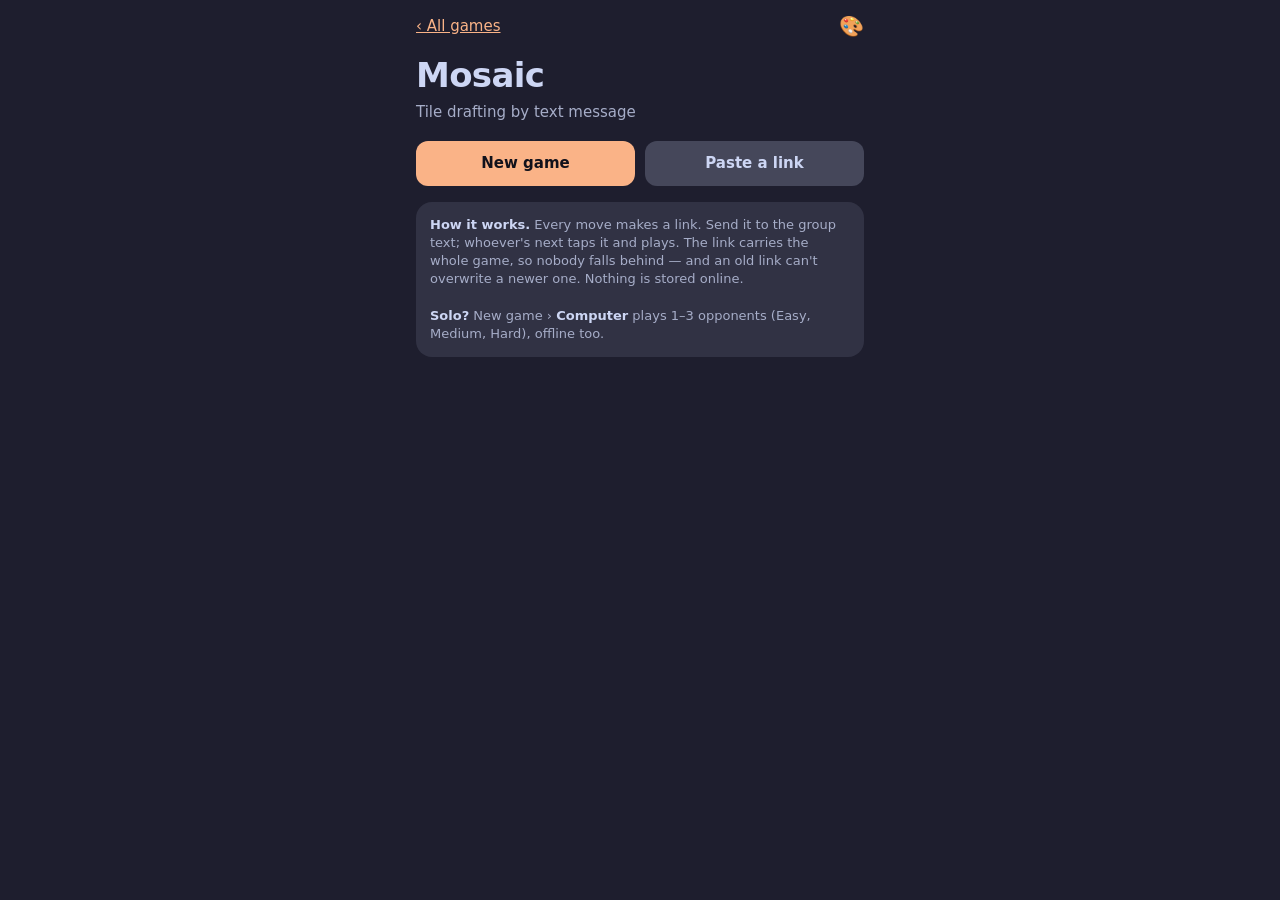
<file: mosaic/index.html>
<!doctype html>
<html lang="en">
<head>
<meta charset="utf-8">
<meta name="viewport" content="width=device-width, initial-scale=1, viewport-fit=cover">
<meta name="theme-color" content="#1e1e2e">
<meta name="apple-mobile-web-app-capable" content="yes">
<meta name="apple-mobile-web-app-status-bar-style" content="black-translucent">
<meta property="og:title" content="Mosaic — your move">
<meta property="og:description" content="Tap to open the game">
<script src="../theme.js"></script>
<title>Mosaic</title>
<link rel="icon" href="icon.svg" type="image/svg+xml">
<link rel="apple-touch-icon" href="icon-180.png">
<link rel="manifest" href="manifest.json">
<style>
:root {
  --bg: #1e1e2e; --mantle: #181825; --crust: #11111b;
  --surface: #313244; --surface2: #45475a; --overlay: #6c7086;
  --text: #cdd6f4; --sub: #a6adc8; --peach: #fab387; --green: #a6e3a1; --red: #f38ba8;
  --c0: #2f6fd6; --c1: #f2c230; --c2: #e04b3a; --c3: #24252f; --c4: #cfe9f0;
  --cell: min(32px, calc((min(100vw, 480px) - 112px) / 10));
  --ftile: 28px;
}
* { box-sizing: border-box; -webkit-tap-highlight-color: transparent; }
html, body { margin: 0; background: var(--bg); color: var(--text); }
body { font: 15px/1.4 -apple-system, BlinkMacSystemFont, "SF Pro Text", Roboto, system-ui, sans-serif; overscroll-behavior: none; }
button { font: inherit; color: inherit; border: 0; background: none; padding: 0; cursor: pointer; touch-action: manipulation; }
#app { max-width: 480px; margin: 0 auto; padding: max(12px, env(safe-area-inset-top)) 16px calc(96px + env(safe-area-inset-bottom)); }

.card { background: var(--surface); border-radius: 16px; padding: 14px; margin-bottom: 12px; }
.kicker { font-size: 11px; letter-spacing: .08em; text-transform: uppercase; color: var(--sub); margin-bottom: 8px; display: flex; justify-content: space-between; align-items: center; }
.btn { background: var(--peach); color: var(--crust); font-weight: 650; border-radius: 12px; padding: 12px 16px; }
.btn.ghost { background: var(--surface2); color: var(--text); }
.btn.small { padding: 7px 12px; font-size: 13px; border-radius: 10px; }
.row { display: flex; gap: 10px; align-items: center; }
.grow { flex: 1; }
.muted { color: var(--sub); }

/* tiles */
.t { width: var(--ftile); height: var(--ftile); border-radius: 6px; position: relative; flex: none;
     box-shadow: inset 0 -2px 0 rgba(0,0,0,.25), inset 0 1px 0 rgba(255,255,255,.25); }
.t::after { content: ""; position: absolute; inset: 30%; border-radius: 2px; opacity: .55; }
.t0 { background: var(--c0); } .t0::after { background: #9cc0ff; transform: rotate(45deg); }
.t1 { background: var(--c1); } .t1::after { background: #c0392b; border-radius: 50%; }
.t2 { background: var(--c2); } .t2::after { background: #ffd2a0; inset: 34%; transform: rotate(45deg); }
.t3 { background: var(--c3); box-shadow: inset 0 0 0 1px #585b70, inset 0 -2px 0 rgba(0,0,0,.4); } .t3::after { background: #cdd6f4; inset: 36%; border-radius: 50%; }
.t4 { background: var(--c4); } .t4::after { background: #4a90a8; inset: 28%; clip-path: polygon(50% 0, 62% 38%, 100% 50%, 62% 62%, 50% 100%, 38% 62%, 0 50%, 38% 38%); opacity: .7; border-radius: 0; }
.tm { background: #f5f5f5; color: #1e1e2e; font-weight: 800; display: grid; place-items: center; font-size: 15px; }
.tm::after { display: none; }

/* factories */
.factories { display: grid; grid-template-columns: repeat(4, 1fr); gap: 10px; justify-items: center; }
.factory { width: 76px; height: 76px; border-radius: 50%; background: radial-gradient(circle at 40% 35%, #585b70, #3a3b4f 70%);
           display: grid; grid-template-columns: repeat(2, var(--ftile)); gap: 4px; place-content: center; position: relative; }
.factory.empty { opacity: .3; }
.factory .num { position: absolute; top: -4px; left: -2px; font-size: 10px; color: var(--sub); }
.center { margin-top: 12px; background: var(--mantle); border-radius: 14px; padding: 10px; min-height: 52px; display: flex; flex-wrap: wrap; gap: 5px; align-items: center; }
.center .label { width: 100%; font-size: 11px; color: var(--sub); letter-spacing: .08em; text-transform: uppercase; }
.pick { transition: transform .12s, opacity .12s; }
.pick.on { transform: translateY(-3px); outline: 2px solid var(--peach); outline-offset: 2px; }
.pick.dim { opacity: .35; }

/* boards */
.board .bhead { display: flex; justify-content: space-between; align-items: baseline; margin-bottom: 8px; }
.board .bname { font-weight: 650; font-size: 16px; }
.score { font-size: 28px; font-weight: 750; font-variant-numeric: tabular-nums; }
.brow { display: flex; align-items: center; gap: 6px; margin-bottom: 3px; border-radius: 8px; padding: 2px; }
.brow.can { background: rgba(250,179,135,.18); outline: 2px solid var(--peach); cursor: pointer; }
.cells { display: flex; gap: 3px; }
.slot { width: var(--cell); height: var(--cell); border-radius: 6px; flex: none; }
.slot.line { background: var(--mantle); box-shadow: inset 0 0 0 1px #45475a; }
.slot.blank { background: none; }
.slot.t { width: var(--cell); height: var(--cell); }
.faint { opacity: .16; box-shadow: none; }
.t3.faint { opacity: .45; }
.faint::after { opacity: .9; }
.arrow { color: var(--overlay); font-size: 12px; width: 8px; text-align: center; }
.floor { margin-top: 10px; display: flex; gap: 3px; padding: 4px; border-radius: 8px; }
.floor.can { background: rgba(250,179,135,.18); outline: 2px solid var(--peach); cursor: pointer; }
.fslot { display: flex; flex-direction: column; align-items: center; gap: 2px; }
.fslot .pen { font-size: 10px; color: var(--red); }
.fslot .slot.line { background: #2a1f2a; }

/* opponents */
.opps { display: grid; gap: 8px; margin-bottom: 12px; }
.mini { background: var(--surface); border-radius: 12px; padding: 8px; border: 2px solid transparent; }
.mini.active { border-color: var(--peach); }
.mini .mhead { display: flex; justify-content: space-between; font-size: 13px; margin-bottom: 5px; gap: 4px; }
.mini .mhead span { overflow: hidden; text-overflow: ellipsis; white-space: nowrap; }
.mini .mrow { display: flex; gap: 2px; margin-bottom: 2px; justify-content: center; }
.mini .ms { width: 9px; height: 9px; border-radius: 2px; flex: none; }
.mini .ms.line { background: var(--mantle); }
.mini .ms.blank { background: none; }
.mini .ms.t::after { display: none; }
.mini .ms.gap { width: 3px; }
.mini .mfloor { display: flex; gap: 2px; margin-top: 4px; justify-content: center; min-height: 9px; }
.mini .ms.tm { font-size: 0; }

/* status + bars */
.status .big { font-size: 20px; font-weight: 700; }
.status .last { color: var(--sub); margin-top: 4px; }
.status .final { margin-top: 8px; font-size: 14px; font-weight: 650; color: var(--ink-accent, var(--peach)); }
.summary { margin-top: 10px; display: grid; gap: 4px; font-size: 14px; }
.summary div { display: flex; justify-content: space-between; }
.pill { font-size: 12px; padding: 3px 8px; border-radius: 999px; background: var(--surface2); }
.pill.go { background: var(--peach); color: var(--crust); font-weight: 650; }
.bar { position: fixed; left: 0; right: 0; bottom: 0; background: rgba(24,24,37,.96); backdrop-filter: blur(10px);
       border-top: 1px solid var(--surface); padding: 12px 16px calc(12px + env(safe-area-inset-bottom)); }
.bar .in { max-width: 448px; margin: 0 auto; display: flex; gap: 10px; align-items: center; min-height: 44px; }
.topbar { display: flex; align-items: center; justify-content: space-between; margin-bottom: 12px; }
.back { color: var(--ink-accent, var(--peach)); font-size: 15px; }

/* home + forms */
h1 { font-size: 34px; margin: 18px 0 2px; letter-spacing: -.02em; }
.game-item { display: flex; align-items: center; gap: 10px; width: 100%; text-align: left; }
.game-item .names { font-weight: 600; }
.seg { display: flex; background: var(--mantle); border-radius: 10px; padding: 3px; }
.seg button { flex: 1; padding: 8px; border-radius: 8px; color: var(--sub); }
.seg button.on { background: var(--surface2); color: var(--text); font-weight: 650; }
input[type=text], textarea { width: 100%; background: var(--mantle); color: var(--text); border: 1px solid var(--surface2); border-radius: 10px; padding: 11px 12px; font: inherit; font-size: 16px; }
textarea { min-height: 110px; resize: vertical; }
label.check { display: flex; gap: 10px; align-items: center; margin-top: 12px; }
.stack { display: grid; gap: 8px; }
.modal { position: fixed; inset: 0; background: rgba(17,17,27,.75); display: grid; place-items: end center; z-index: 10; }
.modal .sheet { background: var(--surface); width: 100%; max-width: 480px; border-radius: 20px 20px 0 0; padding: 20px 16px calc(20px + env(safe-area-inset-bottom)); }
.toast { position: fixed; left: 50%; top: max(16px, env(safe-area-inset-top)); transform: translateX(-50%); background: var(--crust); color: var(--text);
         padding: 10px 14px; border-radius: 12px; z-index: 40; box-shadow: 0 6px 24px rgba(0,0,0,.4); max-width: 90vw; font-size: 14px; }
.how { font-size: 13px; color: var(--sub); }
.how b { color: var(--text); }

/* animation + sound */
.pick.on { animation: hop .42s cubic-bezier(.3,1.7,.5,1) both; animation-delay: calc(var(--i, 0) * 50ms); }
@keyframes hop { 0% { transform: translateY(0); } 45% { transform: translateY(-10px) rotate(-6deg) scale(1.08); } 100% { transform: translateY(-3px); } }
.brow.can, .floor.can { animation: lit 1.3s ease-in-out infinite; }
@keyframes lit { 0%, 100% { background: rgba(250,179,135,.12); } 50% { background: rgba(250,179,135,.32); } }
[data-score] { display: inline-block; }
.t9 { background: #585b70; } .t9::after { display: none; }
.fx { position: fixed; inset: 0; pointer-events: none; z-index: 30; overflow: hidden; }
.fx > .flying { position: fixed; margin: 0; transform-origin: center; outline: none;
                box-shadow: 0 8px 16px rgba(0,0,0,.45), inset 0 -2px 0 rgba(0,0,0,.25), inset 0 1px 0 rgba(255,255,255,.25); }
.fx > .confetto { position: fixed; }
.float { position: fixed; font-weight: 800; font-size: 18px; text-shadow: 0 2px 8px rgba(0,0,0,.7); white-space: nowrap; font-variant-numeric: tabular-nums; }
.float.plus { color: var(--green); } .float.minus { color: var(--red); } .float.bonus { color: var(--peach); font-size: 26px; }
.banner { position: fixed; left: 0; right: 0; top: 36%; text-align: center; font-size: 44px; font-weight: 800; letter-spacing: -.02em;
          color: var(--peach); text-shadow: 0 4px 28px rgba(0,0,0,.8); }
.status { position: relative; }
.replay { position: absolute; top: 14px; right: 14px; font-size: 13px; color: var(--ink-accent, var(--peach)); }
.watch { position: fixed; inset: 0; z-index: 12; background: rgba(17,17,27,.55); display: grid; place-content: center; justify-items: center; gap: 16px; }
.watch .btn { font-size: 18px; padding: 16px 22px; box-shadow: 0 10px 30px rgba(0,0,0,.5); animation: breathe 1.6s ease-in-out infinite; }
@keyframes breathe { 50% { transform: scale(1.05); } }
.tally { position: fixed; inset: 0; z-index: 25; background: rgba(17,17,27,.94); backdrop-filter: blur(8px); -webkit-backdrop-filter: blur(8px);
         display: grid; place-items: center; padding: 16px; overflow-y: auto; }
.tsheet { width: 100%; max-width: 400px; }
.tname { font-size: 22px; font-weight: 700; text-align: center; }
.tscore { font-size: 56px; font-weight: 800; text-align: center; color: var(--peach); font-variant-numeric: tabular-nums; line-height: 1.1; margin-bottom: 14px; }
.tscore span { display: inline-block; }
.twall { display: grid; grid-template-columns: repeat(5, 1fr); gap: 6px; width: min(280px, 78vw); margin: 0 auto; }
.twall .t { width: 100%; height: auto; aspect-ratio: 1; border-radius: 9px; }
.twall .t.lit { outline: 2px solid var(--peach); outline-offset: 1px; }
.tlog { margin-top: 16px; min-height: 96px; display: grid; gap: 4px; align-content: start; font-size: 15px; text-align: center; color: var(--sub); }
.tlog b { color: var(--peach); }
.podium { display: grid; gap: 8px; }
.prow { display: flex; align-items: center; gap: 12px; background: var(--surface); border-radius: 14px; padding: 12px 14px; font-size: 17px; }
.prow.win { background: linear-gradient(135deg, rgba(249,226,175,.22), rgba(250,179,135,.22)); outline: 2px solid var(--peach); font-size: 20px; font-weight: 700; }
.prow .medal { font-size: 26px; width: 34px; text-align: center; }
.prow .pts { margin-left: auto; font-weight: 750; font-variant-numeric: tabular-nums; }
@media (prefers-reduced-motion: reduce) { .pick.on, .brow.can, .floor.can, .watch .btn { animation: none; } }
</style>
<link rel="stylesheet" href="../theme.css">
</head>
<body>
<div id="app"></div>
<script src="../sfx.js"></script>
<script src="engine.js"></script>
<script src="bot.js"></script>
<script>
'use strict';
const M = window.Mosaic;
const COLOR_NAMES = ['blue', 'yellow', 'red', 'black', 'ice'];
const app = document.getElementById('app');

// ---- storage (per-device only; the link is the real source of truth) ----
const store = {
  get(k) { try { return JSON.parse(localStorage.getItem(k)); } catch { return null; } },
  set(k, v) { try { localStorage.setItem(k, JSON.stringify(v)); } catch {} },
  del(k) { try { localStorage.removeItem(k); } catch {} },
  keys() { try { return Object.keys(localStorage); } catch { return []; } },
};
const gkey = id => 'mosaic:g:' + id;

let screen = 'home';
let G = null;        // { state, me, hotseat, bots: [level | null per player] | null }
let sel = null;      // { src, c }
let pending = null;  // state after this turn's move, before it's sent
let newForm = { n: 3, names: [store.get('mosaic:name') || '', '', '', ''], opp: 'friend', level: 'medium' };
const LEVEL_NAME = { easy: 'Easy', medium: 'Medium', hard: 'Hard' };

function saveGame() {
  if (!G) return;
  store.set(gkey(G.state.id), { code: M.encode(G.state), me: G.me, hotseat: G.hotseat, bots: G.bots || null, updated: Date.now() });
  store.set('mosaic:open', G.state.id);
}
function loadGame(id) {
  const r = store.get(gkey(id));
  if (!r) return null;
  try { return { state: M.decode(r.code), me: r.me, hotseat: !!r.hotseat, bots: r.bots || null }; } catch { return null; }
}
function listGames() {
  return store.keys().filter(k => k.startsWith('mosaic:g:'))
    .map(k => { const r = store.get(k); try { return { s: M.decode(r.code), me: r.me, hotseat: r.hotseat, updated: r.updated }; } catch { return null; } })
    .filter(Boolean).sort((a, b) => b.updated - a.updated);
}

// ---- helpers ----
const esc = s => String(s).replace(/[&<>"']/g, ch => ({ '&': '&amp;', '<': '&lt;', '>': '&gt;', '"': '&quot;', "'": '&#39;' }[ch]));
const tile = (c, cls = '', attrs = '') => `<div class="t ${c === M.MARKER ? 'tm' : 't' + c} ${cls}" ${attrs}>${c === M.MARKER ? '1' : ''}</div>`;
const baseUrl = () => location.origin + location.pathname;
const linkFor = s => baseUrl() + '#g=' + M.encode(s);

function toast(msg) {
  const el = document.createElement('div');
  el.className = 'toast';
  el.textContent = msg;
  document.body.appendChild(el);
  setTimeout(() => el.remove(), 3200);
}

function moveText(s) {
  const L = s.last;
  if (!L) return '';
  const who = s.names[L.p];
  const from = L.src === M.SRC_CENTER ? 'the center' : 'factory ' + (L.src + 1);
  const to = L.dst === M.DST_FLOOR ? 'the floor' : 'row ' + (L.dst + 1);
  let t = `${who} took ${L.k} ${COLOR_NAMES[L.c]} from ${from} → ${to}`;
  if (L.dst !== M.DST_FLOOR && L.toFloor) t += ` (${L.toFloor} to floor)`;
  if (L.marker) t += ' + first-player tile';
  return t;
}

function shareText(s) {
  const head = `Mosaic · move ${s.turn}: ${moveText(s)}.`;
  if (s.over) {
    const w = M.winners(s).map(i => s.names[i]).join(' & ');
    return `${head} Game over — ${w} wins!`;
  }
  return `${head} ${s.names[s.cur]}'s turn.`;
}

// Whose board sits big at the bottom.
function viewIdx() {
  if (G.hotseat) return G.state.cur;
  return G.me ?? G.state.cur;
}
function myTurn() {
  const s = G.state;
  return !busy && !s.over && !pending && (G.hotseat || G.me === s.cur);
}

// ---- incoming links / codes ----
function ingest(code) {
  let s;
  try { s = M.decode(code); } catch (e) { toast(e.message); return false; }
  const prev = loadGame(s.id);
  let seq = null;
  stopAnim();
  if (prev && prev.state.turn > s.turn) {
    G = prev;
    toast(`That's an older link — you already have move ${prev.state.turn}`);
  } else if (prev && prev.state.turn === s.turn) {
    G = prev;
  } else {
    seq = buildSeq(prev && prev.state, s);
    G = { state: s, me: prev ? prev.me : null, hotseat: prev ? prev.hotseat : false, bots: prev ? prev.bots : null };
  }
  sel = null; pending = null; lastSeq = null; screen = 'game';
  saveGame();
  render();
  if (G.me == null && !G.hotseat) askWho(() => offerWatch(seq));
  else offerWatch(seq);
  return true;
}

function extractCode(text) {
  const m = text.match(/[#&?]g=([A-Za-z0-9_-]+)/);
  if (m) return m[1];
  const raw = text.trim().match(/[A-Za-z0-9_-]{40,}/);
  return raw ? raw[0] : null;
}

// ---- actions ----
function pickTile(src, c) {
  if (!myTurn()) {
    if (!G.state.over && !pending) toast(`It's ${G.state.names[G.state.cur]}'s turn`);
    return;
  }
  sel = sel && sel.src === src && sel.c === c ? null : { src, c };
  render();
  if (sel) { sfx.pick(M.sourceCounts(G.state, src)[c]); buzz(6); }
  else sfx.clack(0, .9, .4);
}

function placeRow(row) {
  if (!sel || busy) return;
  const p = G.state.players[G.state.cur];
  if (row !== M.DST_FLOOR && !M.canPlace(p, row, sel.c)) return;
  const move = { src: sel.src, c: sel.c, dst: row };
  const A = G.state;
  pending = M.applyMove(A, move);
  sel = null;
  animateTurn({ A, B: M.applyMove(A, move, true), C: pending }, true);
}

function undo() { pending = null; lastSeq = null; render(); sfx.whoosh(); }

function commit() {
  G.state = pending;
  pending = null;
  saveGame();
  sfx.whoosh();
  if (!G.hotseat && !G.bots) share(); // must run inside the tap for the share sheet to open
  render();
  botTurn();
}

// ---- computer players ----
// bot.js sees only the table, like a person. Its moves animate like a friend's link.
let thinking = false;
function botTurn() {
  if (!G || !G.bots || busy || pending || thinking || screen !== 'game') return;
  const s = G.state;
  if (s.over || !G.bots[s.cur]) return;
  thinking = true;
  renderGame();
  const id = s.id, turn = s.turn;
  setTimeout(() => {
    thinking = false;
    if (!G || G.state.id !== id || G.state.turn !== turn) return;
    const A = G.state;
    let move;
    try { move = MosaicBot.choose(A, G.bots[A.cur]); } catch (e) { toast('The computer got stuck: ' + e.message); render(); return; }
    const C = M.applyMove(A, move);
    G.state = C;
    saveGame();
    if (screen !== 'game') return;
    animateTurn({ A, B: M.applyMove(A, move, true), C }, false).then(botTurn);
  }, 700);
}

function share() {
  const s = G.state;
  const msg = shareText(s) + '\n' + linkFor(s);
  if (navigator.share) {
    navigator.share({ text: msg }).catch(e => { if (e.name !== 'AbortError') copyFallback(msg); });
  } else copyFallback(msg);
}

function copyFallback(msg) {
  const done = () => toast('Link copied — paste it in the group text');
  if (navigator.clipboard) navigator.clipboard.writeText(msg).then(done, () => showLink(msg));
  else showLink(msg);
}

// ---- modals ----
function modal(html) {
  const m = document.createElement('div');
  m.className = 'modal';
  m.innerHTML = `<div class="sheet">${html}</div>`;
  m.addEventListener('click', e => { if (e.target === m) m.remove(); });
  document.body.appendChild(m);
  return m;
}

function askWho(then) {
  const s = G.state;
  const m = modal(`<div class="kicker">Who's on this phone?</div>
    <div class="stack">${s.names.map((n, i) => `<button class="btn ghost" data-i="${i}">${esc(n)}</button>`).join('')}
    <button class="btn ghost" data-i="hot">We're all on this one phone</button></div>`);
  m.querySelectorAll('[data-i]').forEach(b => b.onclick = () => {
    if (b.dataset.i === 'hot') G.hotseat = true;
    else { G.me = +b.dataset.i; store.set('mosaic:name', s.names[G.me]); }
    saveGame(); m.remove(); render();
    if (then) then();
  });
}

function askPaste() {
  const m = modal(`<div class="kicker">Paste a link or code</div>
    <textarea id="paste" placeholder="Paste the whole message — the link is found automatically"></textarea>
    <div class="row" style="margin-top:12px"><button class="btn ghost grow" id="cancel">Cancel</button><button class="btn grow" id="go">Open</button></div>`);
  m.querySelector('#cancel').onclick = () => m.remove();
  m.querySelector('#go').onclick = () => {
    const code = extractCode(m.querySelector('#paste').value);
    if (!code) return toast('No game code found in that text');
    if (ingest(code)) m.remove();
  };
  setTimeout(() => m.querySelector('#paste').focus(), 50);
}

function showLink(msg) {
  const m = modal(`<div class="kicker">Copy this into the group text</div><textarea readonly>${esc(msg)}</textarea>
    <button class="btn" style="width:100%;margin-top:12px" id="ok">Done</button>`);
  m.querySelector('textarea').select();
  m.querySelector('#ok').onclick = () => m.remove();
}

// ---- animation state ----
let view = null;      // state on screen while an animation runs (overrides pending / G.state)
let phase = null;     // 'move' | 'score' | 'refill' while animating
let busy = false;     // input locked; a tap skips to the end
let skipping = false;
let lastSeq = null;   // { A?, B?, C } — the last thing animated, for Replay
const RM = matchMedia('(prefers-reduced-motion: reduce)').matches;
const running = new Set();
const waiters = new Set();
const fx = document.createElement('div');
fx.className = 'fx';
document.body.appendChild(fx);

// ---- sound: shared with Chess (sfx.js) ----
const sfx = window.Sfx;
sfx.setQuiet(() => skipping);
const buzz = sfx.buzz;

// A tap during an animation skips it (and is swallowed so it can't make a move).
document.addEventListener('click', e => {
  if (!busy || e.target.closest('.watch')) return;
  e.stopPropagation();
  e.preventDefault();
  skipAnim();
}, true);

function wait(ms) {
  if (skipping) return Promise.resolve();
  return new Promise(res => {
    const done = () => { waiters.delete(done); clearTimeout(t); res(); };
    const t = setTimeout(done, ms);
    waiters.add(done);
  });
}
function anim(el, frames, opts) {
  if (!el) return Promise.resolve();
  const a = el.animate(frames, opts);
  return new Promise(res => {
    const done = () => { clearTimeout(t); running.delete(done); res(); };
    // Watchdog: a page that stops painting never fires `finished`; don't let that lock input.
    const t = setTimeout(() => { try { a.finish(); } catch {} done(); }, (opts.delay || 0) + opts.duration + 800);
    done.anim = a;
    running.add(done);
    a.finished.then(done, done);
    if (skipping) { try { a.finish(); } catch {} done(); }
  });
}
function skipAnim() {
  if (!busy || skipping) return;
  skipping = true;
  [...waiters].forEach(f => f());
  running.forEach(done => { try { done.anim.finish(); } catch {} done(); });
}
function stopAnim() {
  skipAnim();
  document.querySelectorAll('.tally, .watch').forEach(e => e.remove());
}

const boardEl = p => app.querySelector(`[data-p="${p}"]`);
const q = (root, s) => (root ? root.querySelector(s) : null);
const cloneCls = el => el.className.replace(/\b(faint|on|dim|pick|line)\b/g, '');
const hide = el => { if (el) el.style.visibility = 'hidden'; };
const show = el => { if (el) el.style.visibility = ''; };

// Clone a tile at rect `a` and arc it onto element `to`.
function fly(a, cls, to, { delay = 0, dur = 430, arc = 36, spin = 0 } = {}) {
  if (skipping || !to) return Promise.resolve();
  const b = to.getBoundingClientRect();
  const d = document.createElement('div');
  d.className = cls + ' flying';
  Object.assign(d.style, { left: a.left + 'px', top: a.top + 'px', width: a.width + 'px', height: a.height + 'px' });
  fx.appendChild(d);
  const dx = b.left + b.width / 2 - (a.left + a.width / 2), dy = b.top + b.height / 2 - (a.top + a.height / 2);
  const k = b.width / a.width;
  return anim(d, [
    { transform: 'translate(0,0) scale(1) rotate(0deg)' },
    { transform: `translate(${dx * 0.5}px, ${dy * 0.5 - arc}px) scale(${((1 + k) / 2) * 1.2}) rotate(${spin}deg)`, offset: 0.5 },
    { transform: `translate(${dx}px, ${dy}px) scale(${k}) rotate(0deg)` },
  ], { duration: dur, delay, easing: 'cubic-bezier(.45,.05,.35,1)', fill: 'both' }).then(() => d.remove());
}
const squash = (el, delay = 0) => anim(el, [{ transform: 'scale(1.3)' }, { transform: 'scale(.88)' }, { transform: 'scale(1)' }], { duration: 280, delay, easing: 'ease-out' });
const glow = (el, delay = 0) => anim(el, [
  { transform: 'scale(1)', filter: 'brightness(1)' },
  { transform: 'scale(1.2)', filter: 'brightness(1.7) drop-shadow(0 0 6px #fab387)' },
  { transform: 'scale(1)', filter: 'brightness(1)' },
], { duration: 520, delay, easing: 'ease-out' });

function floatText(el, text, kind = 'plus', size) {
  if (skipping || !el) return;
  const r = el.getBoundingClientRect();
  const d = document.createElement('div');
  d.className = 'float ' + kind;
  d.textContent = text;
  d.style.left = r.left + r.width / 2 + 'px';
  d.style.top = r.top - 4 + 'px';
  if (size) d.style.fontSize = size + 'px';
  fx.appendChild(d);
  anim(d, [
    { transform: 'translate(-50%, 0) scale(.5)', opacity: 0 },
    { transform: 'translate(-50%, -14px) scale(1.15)', opacity: 1, offset: 0.25 },
    { transform: 'translate(-50%, -42px) scale(1)', opacity: 0 },
  ], { duration: 1150, easing: 'ease-out', fill: 'both' }).then(() => d.remove());
}

function countUp(el, from, to, dur = 450) {
  if (!el) return;
  if (skipping || from === to) { el.textContent = to; return; }
  const t0 = performance.now();
  const step = t => {
    const k = Math.min(1, (t - t0) / dur);
    el.textContent = Math.round(from + (to - from) * (1 - Math.pow(1 - k, 3)));
    if (k < 1 && !skipping) requestAnimationFrame(step);
    else el.textContent = to;
  };
  requestAnimationFrame(step);
  anim(el, [{ transform: 'scale(1)' }, { transform: 'scale(1.3)' }, { transform: 'scale(1)' }], { duration: 380 });
}

function banner(text) {
  if (skipping || RM) return;
  const d = document.createElement('div');
  d.className = 'banner';
  d.textContent = text;
  fx.appendChild(d);
  anim(d, [
    { transform: 'translateX(-60%) skewX(-12deg)', opacity: 0 },
    { transform: 'translateX(0) skewX(0)', opacity: 1, offset: 0.2 },
    { transform: 'translateX(0) scale(1.04)', opacity: 1, offset: 0.75 },
    { transform: 'translateX(60%) skewX(12deg)', opacity: 0 },
  ], { duration: 1500, easing: 'ease-in-out', fill: 'both' }).then(() => d.remove());
}

// A rain of tiles.
function confetti(n = 80) {
  if (RM) return;
  for (let i = 0; i < n; i++) {
    const d = document.createElement('div');
    const size = 10 + Math.random() * 14;
    d.className = 't t' + (i % 5) + ' confetto';
    Object.assign(d.style, { left: Math.random() * innerWidth + 'px', top: '-30px', width: size + 'px', height: size + 'px' });
    fx.appendChild(d);
    const dx = (Math.random() - 0.5) * 180, rot = (Math.random() - 0.5) * 900;
    d.animate([{ transform: 'translate(0,0) rotate(0deg)' }, { transform: `translate(${dx}px, ${innerHeight + 80}px) rotate(${rot}deg)` }],
      { duration: 1800 + Math.random() * 1600, delay: Math.random() * 700, easing: 'cubic-bezier(.25,.6,.5,1)', fill: 'both' })
      .finished.then(() => d.remove()).catch(() => {});
  }
}

// ---- move: picked tiles arc to the line/floor, leftovers slide to the center ----
async function playMove(A, B) {
  const L = B.last, p = L.p;
  const srcSel = L.src === M.SRC_CENTER ? `[data-tile="c-${L.c}"]` : `[data-tile="f${L.src}-${L.c}"]`;
  const picked = [...app.querySelectorAll(srcSel)].map(el => ({ r: el.getBoundingClientRect(), cls: cloneCls(el) }));
  const mk = L.marker ? q(app, '[data-tile="cm"]') : null;
  const mkRect = mk && mk.getBoundingClientRect();
  const rest = L.src === M.SRC_CENTER ? [] : [...app.querySelectorAll(`[data-tile^="f${L.src}-"]`)]
    .filter(el => !el.matches(srcSel))
    .map(el => ({ r: el.getBoundingClientRect(), cls: cloneCls(el), c: +el.dataset.tile.split('-')[1] }));

  view = B; phase = 'move';
  renderGame();
  const bd = boardEl(p);
  const n0 = L.dst === M.DST_FLOOR ? 0 : A.players[p].lines[L.dst].n;
  const dests = [];
  for (let i = 0; i < L.k - L.toFloor; i++) dests.push(q(bd, `[data-l="${L.dst}-${n0 + i}"]`));
  let f = A.players[p].floor.length;
  const mkDest = L.marker && f < 7 ? q(bd, `[data-f="${f++}"]`) : null;
  for (let i = 0; i < L.toFloor; i++) dests.push(f < 7 ? q(bd, `[data-f="${f++}"]`) : null);
  // Leftovers land on the newest center tiles of their color.
  const centerDest = [];
  for (let c = 0; c < 5; c++) {
    const els = [...app.querySelectorAll(`[data-tile="c-${c}"]`)];
    const added = B.center[c] - A.center[c];
    if (L.src !== M.SRC_CENTER && added > 0) centerDest[c] = els.slice(-added);
  }
  dests.forEach(hide); hide(mkDest);
  centerDest.forEach(list => list && list.forEach(hide));

  const jobs = [];
  picked.forEach((t, i) => {
    const to = dests[i];
    jobs.push(fly(t.r, t.cls, to, { delay: i * 85, spin: 10 }).then(() => {
      show(to);
      if (!to) return;
      squash(to);
      buzz(8);
      if (to.dataset.f != null) { sfx.clack(0, 0.6, 1.1); floatText(to, M.FLOOR_PEN[+to.dataset.f], 'minus', 13); }
      else sfx.clack(0, 0.85 + i * 0.06, 1);
    }));
  });
  if (mkRect) jobs.push(fly(mkRect, 'tm t', mkDest, { delay: 60, spin: -20 }).then(() => { show(mkDest); squash(mkDest); sfx.pop(); }));
  const used = [0, 0, 0, 0, 0];
  rest.forEach((t, j) => {
    const to = centerDest[t.c] && centerDest[t.c][used[t.c]++];
    jobs.push(fly(t.r, t.cls, to, { delay: 140 + j * 50, arc: 16, dur: 380 }).then(() => { show(to); sfx.clack(0, 1.15, 0.45); }));
  });
  await Promise.all(jobs);
  app.querySelectorAll('[style*="visibility"]').forEach(show);
}

// ---- round end: full lines slide onto the wall, runs light up, floor tiles fall ----
async function playScoring(B, C) {
  view = B; phase = 'score';
  renderGame();
  await wait(450);
  const vi = viewIdx();
  const steps = B.players.map(pl => M.scoreSteps(pl));
  const score = B.players.map(pl => pl.score);
  const most = Math.max(0, ...steps.map(x => x.length));
  for (let k = 0; k < most; k++) {
    let sounded = false;
    for (let p = 0; p < B.n; p++) {
      const st = steps[p][k];
      if (!st) continue;
      const bd = boardEl(p), big = bd.classList.contains('board');
      const line = [];
      for (let j = 0; j <= st.r; j++) line.push(q(bd, `[data-l="${st.r}-${j}"]`));
      const wallEl = q(bd, `[data-w="${st.r * 5 + st.col}"]`);
      const lead = line[0], from = lead.getBoundingClientRect(), cls = cloneCls(lead);
      lead.className = (big ? 'slot' : 'ms') + ' line';
      line.slice(1).forEach((el, j) => anim(el, [
        { opacity: 1, transform: 'none' },
        { opacity: 0, transform: 'translateY(12px) scale(.6) rotate(25deg)' },
      ], { duration: 420, delay: 220 + j * 45, easing: 'ease-in', fill: 'forwards' }));
      const loud = p === vi || !sounded;
      sounded = true;
      fly(from, cls, wallEl, { dur: 380, arc: big ? 18 : 6 }).then(() => {
        wallEl.classList.remove('faint');
        squash(wallEl);
        st.run.forEach((w, i) => glow(q(bd, `[data-w="${w}"]`), 80 + i * 40));
        floatText(wallEl, '+' + st.pts, 'plus', big ? 20 : 13);
        countUp(q(bd, '[data-score]'), score[p], score[p] + st.pts);
        score[p] += st.pts;
        if (loud) { sfx.chime(Math.min(st.pts + 1, 11), 0, p === vi ? 1 : 0.5); buzz(10); }
      });
    }
    await wait(720);
  }

  let pain = false;
  for (let p = 0; p < B.n; p++) {
    const fl = B.players[p].floor;
    if (!fl.length) continue;
    pain = true;
    const bd = boardEl(p), big = bd.classList.contains('board');
    const tiles = [...bd.querySelectorAll('[data-f]')].filter(el => el.classList.contains('t'));
    tiles.forEach((el, i) => {
      anim(el, [{ transform: 'translateX(0)' }, { transform: 'translateX(-3px) rotate(-6deg)' }, { transform: 'translateX(3px) rotate(6deg)' }, { transform: 'translateX(0)' }], { duration: 280, delay: i * 40 });
      anim(el, [{ opacity: 1, transform: 'none' }, { opacity: 0, transform: 'translateY(22px) rotate(30deg)' }], { duration: 480, delay: 320 + i * 50, easing: 'ease-in', fill: 'forwards' });
    });
    const pen = M.floorPenalty(fl), to = Math.max(0, score[p] + pen);
    floatText(q(bd, '.floor, .mfloor'), String(pen), 'minus', big ? 22 : 14);
    countUp(q(bd, '[data-score]'), score[p], to);
    score[p] = to;
  }
  if (pain) { sfx.thud(0.3); buzz(35); await wait(1000); }
  await wait(250);
}

// ---- new round: factories fill with a clatter ----
async function playRefill(s) {
  phase = 'refill';
  banner(s.round === 1 && s.turn === 0 ? 'Let’s play' : `Round ${s.round}`);
  sfx.whoosh();
  const tiles = [...app.querySelectorAll('.factory .t')];
  const start = RM ? 0 : 350;
  tiles.forEach((el, i) => {
    anim(el, [
      { transform: 'scale(0) rotate(-120deg)', opacity: 0 },
      { transform: 'scale(1.18) rotate(8deg)', opacity: 1, offset: 0.7 },
      { transform: 'scale(1) rotate(0deg)', opacity: 1 },
    ], { duration: 380, delay: start + i * 30, easing: 'ease-out', fill: 'backwards' });
    if (i % 2 === 0) sfx.clack((start + i * 30) / 1000, 1.1, 0.4);
  });
  const mk = q(app, '[data-tile="cm"]');
  anim(mk, [{ transform: 'scale(0)' }, { transform: 'scale(1.3)' }, { transform: 'scale(1)' }], { duration: 400, delay: start + tiles.length * 30, fill: 'backwards' });
  sfx.pop((start + tiles.length * 30) / 1000);
  await wait(start + tiles.length * 30 + 450);
}

// Plays one turn: the move (A → B), round scoring (B → C), refill, final tally.
// live: the mover just tapped, so A is already on screen.
async function animateTurn(seq, live) {
  if (!seq || busy) return;
  lastSeq = seq;
  busy = true;
  skipping = RM;
  const C = seq.C;
  const scored = !!(seq.B && C.last && C.last.roundEnd);
  try {
    if (seq.A) {
      if (!live) { view = seq.A; phase = 'move'; renderGame(); await wait(500); }
      await playMove(seq.A, seq.B);
      if (!scored && !M.finishers(seq.A).length && M.finishers(seq.B).length) { banner('Last round'); sfx.whoosh(); await wait(1500); }
      await wait(scored ? 450 : 150);
    }
    if (scored) await playScoring(seq.B, C);
    view = null;
    renderGame();
    if (scored && !C.over) { skipping = RM; await playRefill(C); }
  } finally {
    fx.querySelectorAll('.flying, .float').forEach(e => e.remove());
    view = null; phase = null; busy = false; skipping = false;
  }
  renderGame();
  if (C.over) finalTally(C);
  else if (!seq.A && !seq.B) pulseLast(C);
}

// No earlier board to replay from: just light up what the last player placed.
function pulseLast(s) {
  const L = s.last;
  if (!L || L.roundEnd) return;
  const bd = boardEl(L.p);
  const els = L.dst === M.DST_FLOOR ? [] : [...bd.querySelectorAll(`[data-l^="${L.dst}-"]`)].filter(el => el.classList.contains('t'));
  els.forEach((el, i) => glow(el, 300 + i * 70));
}

// What to animate when a link arrives, given what this phone last saw (P).
function buildSeq(P, s) {
  const L = s.last;
  if (!L) return s.over ? { C: s } : null;
  const move = { src: L.src, c: L.c, dst: L.dst };
  if (P && P.turn === s.turn - 1) {
    try {
      if (M.encode(M.applyMove(P, move)) === M.encode(s)) return { A: P, B: M.applyMove(P, move, true), C: s };
    } catch {}
  }
  if (L.roundEnd && P && !P.over && P.turn < s.turn && P.round === (s.over ? s.round : s.round - 1)) {
    const B = boardsBeforeScoring(P, s);
    if (B) return { B, C: s };
  }
  return { C: s };
}

// Rebuild the boards just before round scoring from an earlier state of the same round.
// Walls and scores only change at round end, so P has both; the new wall tiles tell
// which lines were full. Floor colors are unknown (grey), its length comes from the penalty.
function boardsBeforeScoring(P, s) {
  const B = JSON.parse(JSON.stringify(s));
  B.over = false; B.round = P.round; B.cur = s.last.p; B.centerMarker = false;
  B.factories = B.factories.map(() => [0, 0, 0, 0, 0]);
  B.center = [0, 0, 0, 0, 0];
  B.last = { ...s.last, roundEnd: null };
  const CUM = [0, 1, 2, 4, 6, 8, 11, 14];
  for (let i = 0; i < s.n; i++) {
    const pb = B.players[i], old = P.players[i].wall, nw = s.players[i].wall;
    if (old.some((w, j) => w && !nw[j])) return null;
    pb.wall = old.slice();
    pb.score = P.players[i].score;
    for (let r = 0; r < 5; r++) {
      const added = [0, 1, 2, 3, 4].filter(c => nw[r * 5 + c] && !old[r * 5 + c]);
      if (added.length > 1) return null;
      if (added.length) pb.lines[r] = { c: M.wallColor(r, added[0]), n: r + 1 };
    }
    const len = CUM.indexOf(-s.last.roundEnd[i].floor);
    if (len < 0) return null;
    pb.floor = Array.from({ length: len }, (_, k) => (k === 0 && i === s.first ? M.MARKER : 9));
    if (M.scoreSteps(pb).reduce((a, x) => a + x.pts, 0) !== s.last.roundEnd[i].wall) return null;
  }
  return B;
}

// Sound needs one tap on iOS, so a fresh link asks before playing.
function offerWatch(seq) {
  if (!seq) return;
  if (sfx.ready() || sfx.muted || RM) { animateTurn(seq); return; }
  const C = seq.C, who = C.last ? esc(C.names[C.last.p]) : '';
  const label = !seq.A && !seq.B ? 'See the final scoring'
    : seq.A ? `Watch ${who}’s move${C.last.roundEnd ? ' + scoring' : ''}` : 'Watch the round scoring';
  const m = document.createElement('div');
  m.className = 'watch';
  m.innerHTML = `<button class="btn" id="wgo">▶ ${label}</button><button class="muted" id="wskip">Skip</button>`;
  document.body.appendChild(m);
  m.querySelector('#wgo').onclick = () => { sfx.unlock(); m.remove(); animateTurn(seq); };
  m.querySelector('#wskip').onclick = () => { m.remove(); lastSeq = seq; render(); };
}

// ---- game over: every wall, bonus by bonus, then the podium ----
async function finalTally(s) {
  if (busy) return;
  busy = true;
  skipping = RM;
  const m = document.createElement('div');
  m.className = 'tally';
  m.innerHTML = `<div class="tsheet"><div class="kicker"><span>Final scoring</span><span id="thint">tap to skip</span></div><div id="tbody"></div></div>`;
  document.body.appendChild(m);
  const body = m.querySelector('#tbody');
  try {
    for (let i = 0; i < s.n; i++) {
      const p = s.players[i], b = M.bonuses(p);
      let sc = p.score - b.points;
      fx.querySelectorAll('.float').forEach(e => e.remove());
      let cells = '';
      for (let w = 0; w < 25; w++) cells += tile(M.wallColor(Math.floor(w / 5), w % 5), p.wall[w] ? '' : 'faint', `data-tw="${w}"`);
      body.innerHTML = `<div class="tname">${esc(s.names[i])}</div><div class="tscore"><span id="ts">${sc}</span></div>
        <div class="twall">${cells}</div><div class="tlog" id="tlog"></div>`;
      const ts = body.querySelector('#ts'), log = body.querySelector('#tlog');
      anim(body, [{ opacity: 0, transform: 'translateX(40px)' }, { opacity: 1, transform: 'none' }], { duration: 320, easing: 'ease-out' });
      await wait(650);
      const groups = [
        ...b.rowList.map(r => ({ cells: [0, 1, 2, 3, 4].map(c => r * 5 + c), pts: 2, text: `Row ${r + 1} complete`, base: 0 })),
        ...b.colList.map(c => ({ cells: [0, 1, 2, 3, 4].map(r => r * 5 + c), pts: 7, text: `Column ${c + 1} complete`, base: 2 })),
        ...b.colorList.map(k => ({ cells: [0, 1, 2, 3, 4].map(r => r * 5 + M.wallCol(r, k)), pts: 10, text: `All five ${COLOR_NAMES[k]}`, base: 4 })),
      ];
      if (!groups.length) { log.innerHTML = '<div>No bonuses</div>'; await wait(900); }
      for (const g of groups) {
        g.cells.forEach((w, j) => {
          const el = q(body, `[data-tw="${w}"]`);
          el.classList.add('lit');
          anim(el, [
            { transform: 'none', filter: 'brightness(1)' },
            { transform: 'translateY(-10px) scale(1.18)', filter: 'brightness(1.6)' },
            { transform: 'none', filter: 'brightness(1)' },
          ], { duration: 440, delay: j * 75, easing: 'ease-out' });
        });
        sfx.arp(g.base);
        buzz(15);
        await wait(380);
        floatText(ts, '+' + g.pts, 'bonus', 30);
        countUp(ts, sc, sc + g.pts, 500);
        sc += g.pts;
        log.insertAdjacentHTML('beforeend', `<div>${g.text} <b>+${g.pts}</b></div>`);
        await wait(700);
        body.querySelectorAll('.lit').forEach(el => el.classList.remove('lit'));
      }
      ts.textContent = p.score;
      await wait(800);
    }
    skipping = false;
    const st = M.standings(s), win = M.winners(s);
    const medal = ['🥇', '🥈', '🥉', '4'];
    body.innerHTML = `<div class="tname" style="margin-bottom:14px">${win.length > 1 ? 'It’s a tie!' : esc(s.names[win[0]]) + ' wins!'}</div>
      <div class="podium">${st.map((x, k) => `<div class="prow ${win.includes(x.i) ? 'win' : ''}" data-k="${k}" style="opacity:0">
        <span class="medal">${win.includes(x.i) ? (win.length > 1 ? '🤝' : '👑') : medal[k]}</span><span>${esc(x.name)}</span><span class="pts">${x.score}</span></div>`).join('')}</div>
      <button class="btn" id="tdone" style="width:100%;margin-top:18px;opacity:0">Done</button>`;
    for (let k = st.length - 1; k >= 0; k--) {
      const row = q(body, `[data-k="${k}"]`);
      row.style.opacity = '';
      anim(row, [{ opacity: 0, transform: 'translateY(16px) scale(.95)' }, { opacity: 1, transform: 'none' }], { duration: 380, easing: 'cubic-bezier(.3,1.5,.5,1)' });
      if (k === 0) { if (G.bots && !win.includes(G.me)) sfx.sad(); else { sfx.fanfare(); confetti(); } buzz(60); } // losing to the computer gets no confetti
      else sfx.pop();
      await wait(k === 0 ? 300 : 550);
    }
  } finally {
    busy = false; skipping = false;
  }
  m.querySelector('#thint').textContent = '';
  const done = q(body, '#tdone');
  if (done) { done.style.opacity = ''; done.onclick = () => m.remove(); }
  else m.remove();
  renderGame();
}

// ---- rendering ----
function render() {
  if (screen === 'home') renderHome();
  else if (screen === 'new') renderNew();
  else renderGame();
}

function bar(inner) {
  let b = document.querySelector('.bar');
  if (!inner) { if (b) b.remove(); return; }
  if (!b) { b = document.createElement('div'); b.className = 'bar'; document.body.appendChild(b); }
  b.innerHTML = `<div class="in">${inner}</div>`;
}

function renderHome() {
  const games = listGames();
  app.innerHTML = `
    <div class="topbar"><a class="back" href="../">‹ All games</a><button id="theme" aria-label="Colors" style="font-size:20px">🎨</button></div>
    <h1 style="margin-top:0">Mosaic</h1>
    <div class="muted" style="margin-bottom:18px">Tile drafting by text message</div>
    <div class="row" style="margin-bottom:16px">
      <button class="btn grow" id="new">New game</button>
      <button class="btn ghost grow" id="paste">Paste a link</button>
    </div>
    ${games.length ? `<div class="kicker">Games</div>` : ''}
    ${games.map(g => {
      const s = g.s;
      let st;
      if (s.over) st = `<span class="pill">Finished · ${esc(M.winners(s).map(i => s.names[i]).join(' & '))} won</span>`;
      else if (g.hotseat || g.me === s.cur) st = `<span class="pill go">Your turn</span>`;
      else st = `<span class="pill">${esc(s.names[s.cur])}'s turn</span>`;
      return `<div class="card"><div class="row">
        <button class="game-item grow" data-open="${s.id}">
          <div class="grow"><div class="names">${s.names.map(esc).join(' · ')}</div>
          <div class="muted" style="font-size:13px">Round ${s.round} · move ${s.turn}</div></div>${st}
        </button>
        <button class="muted" data-del="${s.id}" aria-label="Remove" style="padding:6px 2px 6px 8px">✕</button></div></div>`;
    }).join('')}
    <div class="card how">
      <b>How it works.</b> Every move makes a link. Send it to the group text; whoever's next taps it and plays.
      The link carries the whole game, so nobody falls behind — and an old link can't overwrite a newer one.
      Nothing is stored online.
      <br><br><b>Solo?</b> New game › <b>Computer</b> plays 1–3 opponents (Easy, Medium, Hard), offline too.
    </div>`;
  bar(null);
  app.querySelector('#new').onclick = () => { screen = 'new'; render(); };
  app.querySelector('#paste').onclick = askPaste;
  app.querySelector('#theme').onclick = Theme.open;
  app.querySelectorAll('[data-open]').forEach(b => b.onclick = () => {
    G = loadGame(+b.dataset.open); sel = null; pending = null; screen = 'game'; render();
    if (G.me == null && !G.hotseat && !G.bots) askWho();
    botTurn();
  });
  app.querySelectorAll('[data-del]').forEach(b => b.onclick = () => {
    if (confirm('Remove this game from this phone? (Others keep their copy.)')) { store.del(gkey(b.dataset.del)); render(); }
  });
}

function renderNew() {
  const f = newForm;
  app.innerHTML = `
    <div class="topbar"><button class="back" id="back">‹ Games</button><div></div></div>
    <h1 style="margin-top:0">New game</h1>
    <div class="card">
      <div class="kicker">Players</div>
      <div class="seg">${[2, 3, 4].map(n => `<button data-n="${n}" class="${f.n === n ? 'on' : ''}">${n}</button>`).join('')}</div>
      <div class="kicker" style="margin-top:14px">Opponents</div>
      <div class="seg">${[['friend', 'By text'], ['phone', 'Same phone'], ['computer', 'Computer']].map(([v, l]) => `<button data-o="${v}" class="${f.opp === v ? 'on' : ''}">${l}</button>`).join('')}</div>
      ${f.opp === 'computer' ? `<div class="kicker" style="margin-top:14px">Computer level</div>
      <div class="seg">${Object.entries(LEVEL_NAME).map(([v, l]) => `<button data-l="${v}" class="${f.level === v ? 'on' : ''}">${l}</button>`).join('')}</div>` : ''}
      <div class="stack" style="margin-top:12px">
        ${Array.from({ length: f.opp === 'computer' ? 1 : f.n }, (_, i) => `<input type="text" data-name="${i}" maxlength="16" placeholder="${i === 0 ? 'You' : 'Player ' + (i + 1)}" value="${esc(f.names[i])}">`).join('')}
      </div>
      <div class="muted" style="font-size:13px;margin-top:8px">${f.opp === 'computer'
        ? `You go first, against ${f.n - 1} computer${f.n > 2 ? 's' : ''}.` : 'Turn order is top to bottom. First name is you.'}</div>
    </div>`;
  bar(`<button class="btn grow" id="start">Start game</button>`);
  app.querySelector('#back').onclick = () => { screen = 'home'; render(); };
  app.querySelectorAll('[data-n]').forEach(b => b.onclick = () => { f.n = +b.dataset.n; render(); });
  app.querySelectorAll('[data-name]').forEach(inp => inp.oninput = () => { f.names[+inp.dataset.name] = inp.value; });
  app.querySelectorAll('[data-o]').forEach(b => b.onclick = () => { f.opp = b.dataset.o; render(); });
  app.querySelectorAll('[data-l]').forEach(b => b.onclick = () => { f.level = b.dataset.l; render(); });
  document.getElementById('start').onclick = () => {
    const bot = f.opp === 'computer';
    const names = bot
      ? [f.names[0].trim() || 'You', ...Array.from({ length: f.n - 1 }, (_, i) => f.n > 2 ? `Computer ${i + 1}` : 'Computer')]
      : f.names.slice(0, f.n).map((x, i) => x.trim() || (i === 0 ? 'You' : 'Player ' + (i + 1)));
    const r = new Uint32Array(2);
    crypto.getRandomValues(r);
    G = { state: M.newGame(names, r[0], r[1]), me: 0, hotseat: f.opp === 'phone', bots: bot ? names.map((_, i) => (i ? f.level : null)) : null };
    store.set('mosaic:name', names[0]);
    sel = null; pending = null; lastSeq = null; screen = 'game';
    saveGame(); render();
    busy = true; phase = 'refill'; render();
    playRefill(G.state).then(() => { busy = false; phase = null; render(); botTurn(); });
  };
}

function lineCells(L, r, big) {
  let h = '';
  for (let j = 0; j < 5; j++) {
    if (j < 4 - r) { h += `<div class="${big ? 'slot' : 'ms'} blank"></div>`; continue; }
    const k = 4 - j; // distance from the wall; lines fill toward it
    const at = `data-l="${r}-${k}"`;
    h += k < L.n ? tile(L.c, big ? 'slot' : 'ms', at) : `<div class="${big ? 'slot' : 'ms'} line" ${at}></div>`;
  }
  return h;
}

function wallCells(p, r, big) {
  let h = '';
  for (let c = 0; c < 5; c++) {
    const col = M.wallColor(r, c);
    h += tile(col, (big ? 'slot ' : 'ms ') + (p.wall[r * 5 + c] ? '' : 'faint'), `data-w="${r * 5 + c}"`);
  }
  return h;
}

function miniBoard(s, i) {
  const p = s.players[i];
  let rows = '';
  for (let r = 0; r < 5; r++) rows += `<div class="mrow">${lineCells(p.lines[r], r, false)}<div class="ms gap"></div>${wallCells(p, r, false)}</div>`;
  return `<div class="mini ${!s.over && i === s.cur ? 'active' : ''}" data-p="${i}">
    <div class="mhead"><span>${esc(s.names[i])}</span><b data-score>${p.score}</b></div>${rows}
    <div class="mfloor">${p.floor.map((t, k) => tile(t, 'ms', `data-f="${k}"`)).join('')}</div></div>`;
}

function bigBoard(s, i, canSel) {
  const p = s.players[i];
  let rows = '';
  for (let r = 0; r < 5; r++) {
    const can = canSel && M.canPlace(p, r, sel.c);
    rows += `<div class="brow ${can ? 'can' : ''}" ${can ? `data-row="${r}"` : ''}>
      <div class="cells">${lineCells(p.lines[r], r, true)}</div><div class="arrow">›</div><div class="cells">${wallCells(p, r, true)}</div></div>`;
  }
  let floor = '';
  for (let k = 0; k < 7; k++) {
    const t = p.floor[k];
    floor += `<div class="fslot">${t === undefined ? `<div class="slot line" data-f="${k}"></div>` : tile(t, 'slot', `data-f="${k}"`)}<div class="pen">${M.FLOOR_PEN[k]}</div></div>`;
  }
  const label = G.hotseat || G.me === i ? (G.hotseat ? esc(s.names[i]) : 'You') : esc(s.names[i]);
  return `<div class="card board" data-p="${i}">
    <div class="bhead"><div class="bname">${label}</div><div class="score" data-score>${p.score}</div></div>
    ${rows}
    <div class="floor ${canSel ? 'can' : ''}" ${canSel ? `data-row="${M.DST_FLOOR}"` : ''}>${floor}</div></div>`;
}

function factoriesHtml(s, interactive) {
  const fx = s.factories.map((f, i) => {
    const tiles = [];
    f.forEach((n, c) => { for (let k = 0; k < n; k++) tiles.push(c); });
    let hop = 0;
    const inner = tiles.map(c => {
      const on = sel && sel.src === i && sel.c === c, dim = sel && sel.src === i && sel.c !== c;
      return `<button class="t t${c} pick ${on ? 'on' : ''} ${dim ? 'dim' : ''}" data-tile="f${i}-${c}" ${on ? `style="--i:${hop++}"` : ''} ${interactive ? `data-src="${i}" data-c="${c}"` : ''} aria-label="${COLOR_NAMES[c]}"></button>`;
    }).join('');
    return `<div class="factory ${tiles.length ? '' : 'empty'}"><span class="num">${i + 1}</span>${inner}</div>`;
  }).join('');
  const ctiles = [];
  s.center.forEach((n, c) => { for (let k = 0; k < n; k++) ctiles.push(c); });
  let hop = 0;
  const cinner = (s.centerMarker ? tile(M.MARKER, '', 'data-tile="cm"') : '') + ctiles.map(c => {
    const on = sel && sel.src === M.SRC_CENTER && sel.c === c, dim = sel && sel.src === M.SRC_CENTER && sel.c !== c;
    return `<button class="t t${c} pick ${on ? 'on' : ''} ${dim ? 'dim' : ''}" data-tile="c-${c}" ${on ? `style="--i:${hop++}"` : ''} ${interactive ? `data-src="${M.SRC_CENTER}" data-c="${c}"` : ''} aria-label="${COLOR_NAMES[c]}"></button>`;
  }).join('');
  return `<div class="factories">${fx}</div><div class="center"><div class="label">Center</div>${cinner || '<span class="muted" style="font-size:13px">empty</span>'}</div>`;
}

function summaryHtml(s) {
  const L = s.last;
  if (!L || !L.roundEnd) return '';
  const lines = L.roundEnd.map((r, i) => {
    const parts = [`+${r.wall} wall`];
    if (r.floor) parts.push(`${r.floor} floor`);
    if (r.bonus) parts.push(`+${r.bonus} bonus`);
    return `<div><span>${esc(s.names[i])}</span><span class="muted">${parts.join(' · ')} → <b style="color:var(--text)">${s.players[i].score}</b></span></div>`;
  }).join('');
  return `<div class="summary"><div class="kicker" style="margin:0">Round ${s.over ? s.round : s.round - 1} scored</div>${lines}</div>`;
}

function statusHtml(s) {
  let big;
  const mover = s.last && (s.last.p === G.me && !G.hotseat ? 'You' : esc(s.names[s.last.p]));
  if (phase === 'move') big = `${mover} ${mover === 'You' ? 'play' : 'plays'}…`;
  else if (phase === 'score') big = `Round ${s.round} scoring`;
  else if (phase === 'refill') big = `Round ${s.round}`;
  else if (s.over) {
    const w = M.winners(s).map(i => s.names[i]);
    big = `🏆 ${esc(w.join(' & '))} ${w.length > 1 ? 'tie' : 'wins'}`;
  } else if (pending) big = 'Check your move';
  else if (G.bots && G.bots[s.cur]) big = `${esc(s.names[s.cur])} is thinking…`;
  else if (myTurn()) big = G.hotseat ? `${esc(s.names[s.cur])}'s turn` : 'Your turn';
  else big = `Waiting for ${esc(s.names[s.cur])}`;
  const last = moveText(s);
  let extra = '';
  const fin = s.over || phase === 'score' ? [] : M.finishers(s);
  if (fin.length) {
    const who = fin.map(i => (i === G.me && !G.hotseat ? 'You' : esc(s.names[i])));
    extra = `<div class="final">🏁 Last round — ${who.join(' & ')} will finish a row</div>`;
  }
  if (s.over) {
    extra = `<div class="summary">${M.standings(s).map((x, k) => `<div><span>${k + 1}. ${esc(x.name)}</span><b>${x.score}</b></div>`).join('')}</div>`;
  }
  let btn = '';
  if (!busy && lastSeq && lastSeq.C === (pending || G.state)) btn = `<button class="replay" id="replay">↻ Replay</button>`;
  else if (!busy && s.over) btn = `<button class="replay" id="tallybtn">▶ Final scoring</button>`;
  return `<div class="card status">${btn}<div class="big">${big}</div>${last ? `<div class="last">${pending && !busy ? 'You: ' : ''}${esc(last)}</div>` : ''}
    ${summaryHtml(s)}${extra}</div>`;
}

function renderGame() {
  const s = view || pending || G.state;
  const vi = viewIdx();
  const interactive = myTurn();
  const others = s.players.map((_, i) => i).filter(i => i !== vi);
  app.innerHTML = `
    <div class="topbar"><button class="back" id="back">‹ Games</button>
      <span class="row" style="gap:12px"><span class="muted" style="font-size:13px">${s.over ? 'Final' : 'Round ' + s.round} · move ${s.turn}</span>
      <button id="mute" aria-label="Sound" style="font-size:17px">${sfx.muted ? '🔇' : '🔊'}</button>
      <button id="theme" aria-label="Colors" style="font-size:17px">🎨</button></span></div>
    ${statusHtml(s)}
    <div class="opps" style="grid-template-columns:repeat(${others.length},1fr)">${others.map(i => miniBoard(s, i)).join('')}</div>
    <div class="card"><div class="kicker"><span>Factories</span>${G.state.bag ? `<span>bag ${G.state.bag.reduce((a, b) => a + b, 0)}</span>` : ''}</div>${factoriesHtml(s, interactive)}</div>
    ${bigBoard(s, vi, interactive && !!sel)}`;

  let b;
  if (busy) {
    b = `<div class="grow muted">Tap anywhere to skip</div>`;
  } else if (pending) {
    b = `<button class="btn ghost" id="undo">Undo</button><button class="btn grow" id="send">${G.bots ? 'Done' : G.hotseat ? 'Done — next player' : 'Send move'}</button>`;
  } else if (s.over) {
    b = `${G.bots ? '' : '<button class="btn ghost grow" id="sharelink">Share result</button>'}<button class="btn grow" id="again">New game</button>`;
  } else if (interactive && sel) {
    const k = M.sourceCounts(s, sel.src)[sel.c];
    b = `<div class="grow">Place <b>${k} ${COLOR_NAMES[sel.c]}</b> — tap a lit row or the floor</div><button class="btn ghost small" id="cancel">Cancel</button>`;
  } else if (interactive) {
    b = `<div class="grow muted">Tap a color in a factory or the center</div>`;
  } else if (G.bots) {
    b = `<div class="grow muted">${esc(s.names[s.cur])}'s turn</div>`;
  } else if (G.state.last && G.state.last.p === G.me) {
    b = `<div class="grow muted">Sent? If not:</div><button class="btn small" id="sharelink">Send link again</button>`;
  } else {
    b = `<div class="grow muted">Tap ${esc(s.names[s.cur])}'s link when it arrives</div><button class="btn ghost small" id="paste">Paste</button>`;
  }
  bar(b);

  app.querySelector('#back').onclick = () => { screen = 'home'; sel = null; pending = null; lastSeq = null; render(); };
  app.querySelectorAll('[data-src]').forEach(el => el.onclick = () => pickTile(+el.dataset.src, +el.dataset.c));
  app.querySelectorAll('[data-row]').forEach(el => el.onclick = () => placeRow(+el.dataset.row));
  const on = (id, fn) => { const el = document.getElementById(id); if (el) el.onclick = fn; };
  on('undo', undo);
  on('send', commit);
  on('cancel', () => { sel = null; render(); });
  on('sharelink', share);
  on('paste', askPaste);
  on('mute', () => { sfx.toggle(); render(); });
  on('theme', Theme.open);
  on('replay', () => animateTurn(lastSeq));
  on('tallybtn', () => finalTally(G.state));
  on('again', () => {
    newForm.n = G.state.n;
    if (G.bots) { newForm.opp = 'computer'; newForm.level = G.bots.find(Boolean) || newForm.level; newForm.names[0] = G.state.names[G.me]; }
    else { newForm.names = G.state.names.slice(); newForm.opp = G.hotseat ? 'phone' : 'friend'; }
    screen = 'new'; render();
  });
}

// ---- boot ----
function boot() {
  const code = extractCode(location.hash);
  if (code) {
    history.replaceState(null, '', location.pathname);
    if (ingest(code)) return;
  }
  // A reload returns to the open game; a fresh launch starts at the games list.
  let reload = false;
  try { reload = !!sessionStorage.getItem('mosaic:seen'); sessionStorage.setItem('mosaic:seen', '1'); } catch {}
  const open = store.get('mosaic:open');
  if (open != null && reload) {
    G = loadGame(open);
    if (G) { screen = 'game'; render(); botTurn(); return; }
  }
  screen = 'home';
  render();
}
window.addEventListener('hashchange', () => { const c = extractCode(location.hash); if (c) { history.replaceState(null, '', location.pathname); ingest(c); } });
boot();

// Keep a copy of every game on the phone so it opens with no signal (sw.js at the site root).
if ('serviceWorker' in navigator) navigator.serviceWorker.register('../sw.js', { scope: '../' }).catch(() => {});
</script>
</body>
</html>
</file>
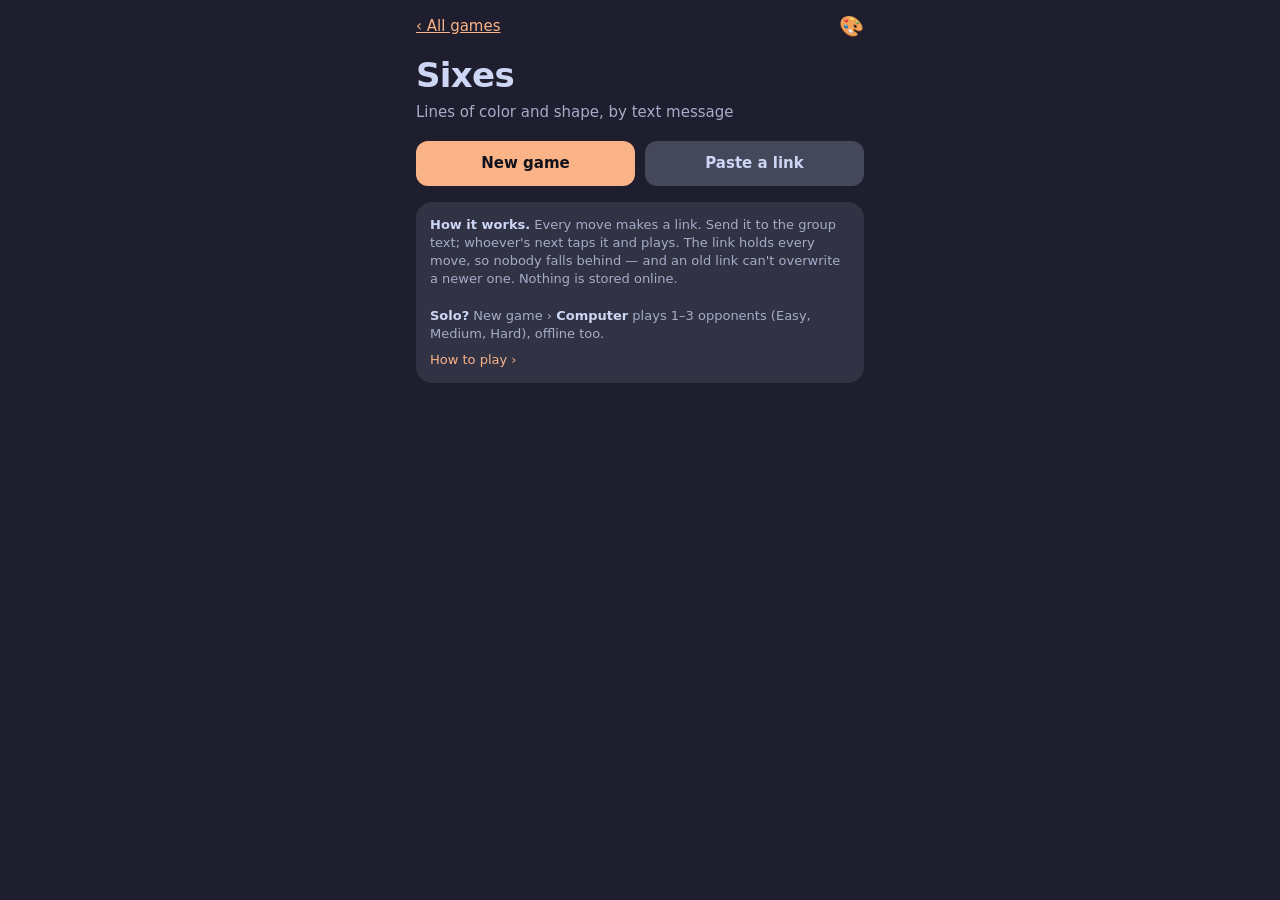
<file: sixes/index.html>
<!doctype html>
<html lang="en">
<head>
<meta charset="utf-8">
<meta name="viewport" content="width=device-width, initial-scale=1, viewport-fit=cover">
<meta name="theme-color" content="#1e1e2e">
<meta property="og:title" content="Sixes — your move">
<meta property="og:description" content="Tap to open the game">
<script src="../theme.js"></script>
<title>Sixes</title>
<link rel="icon" href="icon.svg" type="image/svg+xml">
<link rel="apple-touch-icon" href="icon-180.png">
<link rel="manifest" href="manifest.json">
<style>
:root {
  --bg: #1e1e2e; --mantle: #181825; --crust: #11111b;
  --surface: #313244; --surface2: #45475a; --overlay: #6c7086;
  --text: #cdd6f4; --sub: #a6adc8; --peach: #fab387; --green: #a6e3a1; --red: #f38ba8;
  --k0: #ff5f6d; --k1: #ff9f43; --k2: #ffd43b; --k3: #51cf66; --k4: #4dabf7; --k5: #b197fc;
  --rk: min(52px, calc((min(100vw, 480px) - 72px) / 6));
}
* { box-sizing: border-box; -webkit-tap-highlight-color: transparent; }
html, body { margin: 0; background: var(--bg); color: var(--text); }
body { font: 15px/1.4 -apple-system, BlinkMacSystemFont, "SF Pro Text", Roboto, system-ui, sans-serif; overscroll-behavior: none; }
button { font: inherit; color: inherit; border: 0; background: none; padding: 0; cursor: pointer; touch-action: manipulation; }
button:disabled { opacity: .45; cursor: default; }
#app { max-width: 480px; margin: 0 auto; padding: max(12px, env(safe-area-inset-top)) 16px calc(170px + env(safe-area-inset-bottom)); }

.card { background: var(--surface); border-radius: 16px; padding: 14px; margin-bottom: 12px; }
.kicker { font-size: 11px; letter-spacing: .08em; text-transform: uppercase; color: var(--sub); margin-bottom: 8px; display: flex; justify-content: space-between; align-items: center; }
.btn { background: var(--peach); color: var(--crust); font-weight: 650; border-radius: 12px; padding: 12px 16px; }
.btn.ghost { background: var(--surface2); color: var(--text); }
.btn.small { padding: 7px 12px; font-size: 13px; border-radius: 10px; }
.row { display: flex; gap: 10px; align-items: center; }
.grow { flex: 1; }
.muted { color: var(--sub); }

/* tiles */
.tile { width: 100%; height: 100%; border-radius: 18%; background: linear-gradient(160deg, #24243a, #0e0e18); position: relative;
        box-shadow: inset 0 1px 0 rgba(255,255,255,.12), inset 0 -2px 0 rgba(0,0,0,.5), 0 1px 2px rgba(0,0,0,.4); }
.tile svg { position: absolute; inset: 12%; width: 76%; height: 76%; }
.tile.back { background: repeating-linear-gradient(45deg, #3b3c55 0 6px, #34354c 6px 12px); }
.tile.back svg { display: none; }

/* table */
.table { background: var(--mantle); border-radius: 14px; overflow: auto; max-height: 54vh; min-height: 180px; padding: 10px;
         overscroll-behavior: contain; position: relative; }
.grid { display: grid; gap: 2px; width: max-content; margin: auto; }
.cell { width: var(--cs); height: var(--cs); border-radius: 18%; position: relative; }
.cell.spot { box-shadow: inset 0 0 0 2px rgba(250,179,135,.55); background: rgba(250,179,135,.10); cursor: pointer; animation: spot 1.3s ease-in-out infinite; }
@keyframes spot { 50% { background: rgba(250,179,135,.26); } }
.cell.draft .tile { outline: 2px solid var(--peach); outline-offset: 1px; }
.cell.recent::after { content: ""; position: absolute; inset: -1px; border-radius: 20%; box-shadow: 0 0 0 2px rgba(166,227,161,.75); pointer-events: none; }
.zoom { display: flex; gap: 6px; }
.zoom button { width: 30px; height: 26px; border-radius: 8px; background: var(--surface2); color: var(--text); font-size: 15px; line-height: 1; }

/* players */
.chips { display: grid; gap: 8px; margin-bottom: 12px; }
.pchip { background: var(--surface); border-radius: 12px; padding: 8px 10px; border: 2px solid transparent; min-width: 0; }
.pchip.on { border-color: var(--peach); }
.pchip .nm { font-size: 13px; overflow: hidden; text-overflow: ellipsis; white-space: nowrap; }
.pchip .sc { font-size: 22px; font-weight: 750; font-variant-numeric: tabular-nums; display: inline-block; }
.pchip .hand { display: flex; gap: 2px; margin-top: 3px; }
.pchip .hand i { width: 7px; height: 7px; border-radius: 2px; background: var(--surface2); }

/* status + bar */
.status { position: relative; }
.status .big { font-size: 20px; font-weight: 700; }
.status .last { color: var(--sub); margin-top: 4px; }
.replay { position: absolute; top: 14px; right: 14px; font-size: 13px; color: var(--ink-accent, var(--peach)); }
.bar { position: fixed; left: 0; right: 0; bottom: 0; background: rgba(24,24,37,.97); backdrop-filter: blur(10px); -webkit-backdrop-filter: blur(10px);
       border-top: 1px solid var(--surface); padding: 10px 16px calc(12px + env(safe-area-inset-bottom)); z-index: 5; }
.bar .in { max-width: 448px; margin: 0 auto; display: grid; gap: 10px; }
.bar .acts { display: flex; gap: 10px; align-items: center; min-height: 44px; }
.rack { display: flex; gap: 6px; justify-content: center; }
.rack .slot { width: var(--rk); height: var(--rk); border-radius: 18%; flex: none; position: relative; }
.rack .slot.empty { box-shadow: inset 0 0 0 2px var(--surface2); }
.rack .slot.on .tile { transform: translateY(-8px) scale(1.06); box-shadow: 0 8px 14px rgba(0,0,0,.5), 0 0 0 2px var(--peach); }
.rack .slot .tile { transition: transform .15s; }
.rack .slot.mark .tile { transform: translateY(6px) scale(.9); opacity: .55; }
.rack .slot.mark::after { content: "⇄"; position: absolute; inset: 0; display: grid; place-items: center; font-size: 20px; font-weight: 800; color: var(--peach); }
.hint { font-size: 13px; color: var(--sub); text-align: center; min-height: 18px; }
.hint.bad { color: var(--red); }
.hint b { color: var(--green); }
.pill { font-size: 12px; padding: 3px 8px; border-radius: 999px; background: var(--surface2); white-space: nowrap; }
.pill.go { background: var(--peach); color: var(--crust); font-weight: 650; }
.topbar { display: flex; align-items: center; justify-content: space-between; margin-bottom: 12px; }
.back { color: var(--ink-accent, var(--peach)); font-size: 15px; }
.bagct { display: inline-flex; align-items: center; gap: 6px; font-size: 13px; color: var(--sub); }
.bagct .tile { width: 16px; height: 16px; display: inline-block; }

/* home + forms */
h1 { font-size: 34px; margin: 18px 0 2px; letter-spacing: -.02em; }
.game-item { display: flex; align-items: center; gap: 10px; width: 100%; text-align: left; }
.seg { display: flex; background: var(--mantle); border-radius: 10px; padding: 3px; }
.seg button { flex: 1; padding: 8px; border-radius: 8px; color: var(--sub); }
.seg button.on { background: var(--surface2); color: var(--text); font-weight: 650; }
input[type=text], textarea { width: 100%; background: var(--mantle); color: var(--text); border: 1px solid var(--surface2); border-radius: 10px; padding: 11px 12px; font: inherit; font-size: 16px; }
textarea { min-height: 110px; resize: vertical; }
label.check { display: flex; gap: 10px; align-items: center; margin-top: 12px; }
.stack { display: grid; gap: 8px; }
.modal { position: fixed; inset: 0; background: rgba(17,17,27,.75); display: grid; place-items: end center; z-index: 10; }
.modal .sheet { background: var(--surface); width: 100%; max-width: 480px; border-radius: 20px 20px 0 0; padding: 20px 16px calc(20px + env(safe-area-inset-bottom)); }
.toast { position: fixed; left: 50%; top: max(16px, env(safe-area-inset-top)); transform: translateX(-50%); background: var(--crust); color: var(--text);
         padding: 10px 14px; border-radius: 12px; z-index: 40; box-shadow: 0 6px 24px rgba(0,0,0,.4); max-width: 90vw; font-size: 14px; }
.how { font-size: 13px; color: var(--sub); }
.how b { color: var(--text); }
.demo { display: flex; gap: 4px; margin: 8px 0; }
.demo .tile { width: 26px; height: 26px; }

/* animation */
.fx { position: fixed; inset: 0; pointer-events: none; z-index: 30; overflow: hidden; }
.fx > .flying { position: fixed; transform-origin: center; filter: drop-shadow(0 8px 10px rgba(0,0,0,.45)); }
.fx > .confetto { position: fixed; }
.float { position: fixed; font-weight: 800; font-size: 20px; text-shadow: 0 2px 8px rgba(0,0,0,.7); white-space: nowrap; font-variant-numeric: tabular-nums; }
.float.plus { color: var(--green); } .float.bonus { color: var(--peach); font-size: 26px; }
.banner { position: fixed; left: 0; right: 0; top: 36%; text-align: center; font-size: 44px; font-weight: 800; letter-spacing: -.02em; padding: 0 16px;
          color: var(--peach); text-shadow: 0 4px 28px rgba(0,0,0,.85); }
.watch { position: fixed; inset: 0; z-index: 12; background: rgba(17,17,27,.55); display: grid; place-content: center; justify-items: center; gap: 16px; }
.watch .btn { font-size: 18px; padding: 16px 22px; box-shadow: 0 10px 30px rgba(0,0,0,.5); animation: breathe 1.6s ease-in-out infinite; }
@keyframes breathe { 50% { transform: scale(1.05); } }
.tally { position: fixed; inset: 0; z-index: 25; background: rgba(17,17,27,.94); backdrop-filter: blur(8px); -webkit-backdrop-filter: blur(8px);
         display: grid; place-items: center; padding: 16px; }
.tsheet { width: 100%; max-width: 400px; }
.tname { font-size: 24px; font-weight: 750; text-align: center; margin-bottom: 14px; }
.podium { display: grid; gap: 8px; }
.prow { display: flex; align-items: center; gap: 12px; background: var(--surface); border-radius: 14px; padding: 12px 14px; font-size: 17px; }
.prow.win { background: linear-gradient(135deg, rgba(249,226,175,.22), rgba(250,179,135,.22)); outline: 2px solid var(--peach); font-size: 20px; font-weight: 700; }
.prow .medal { font-size: 26px; width: 34px; text-align: center; }
.prow .pts { margin-left: auto; font-weight: 750; font-variant-numeric: tabular-nums; }
.prow .note { font-size: 12px; color: var(--sub); font-weight: 500; }
@media (prefers-reduced-motion: reduce) { .cell.spot, .watch .btn { animation: none; } }
</style>
<link rel="stylesheet" href="../theme.css">
</head>
<body>
<div id="app"></div>
<script src="../sfx.js"></script>
<script src="engine.js"></script>
<script src="bot.js"></script>
<script>
'use strict';
const S = window.Sixes;
const app = document.getElementById('app');
const COLOR_NAMES = ['red', 'orange', 'yellow', 'green', 'blue', 'purple'];

const store = {
  get(k) { try { return JSON.parse(localStorage.getItem(k)); } catch { return null; } },
  set(k, v) { try { localStorage.setItem(k, JSON.stringify(v)); } catch {} },
  del(k) { try { localStorage.removeItem(k); } catch {} },
  keys() { try { return Object.keys(localStorage); } catch { return []; } },
};
const gkey = id => 'sixes:g:' + id;

let screen = 'home';
let G = null;        // { game, me, hotseat, bots: [level | null per player] | null }
let draft = [];      // tiles being placed this turn: [{ slot, x, y }]
let pick = null;     // selected rack slot
let tradeMode = false, tradeSel = new Set();
let pending = null;  // game after this turn's move, not yet sent
let covered = false; // pass & play: hand hidden until the next player taps
let zoom = null;     // cell px, or null = fit to width
let centerNext = true;
let newForm = { n: 2, names: [store.get('mosaic:name') || '', '', '', ''], opp: 'friend', level: 'medium' };
const LEVEL_NAME = { easy: 'Easy', medium: 'Medium', hard: 'Hard' };

function saveGame() {
  if (!G) return;
  store.set(gkey(G.game.id), { code: S.encode(G.game), me: G.me, hotseat: G.hotseat, bots: G.bots || null, updated: Date.now() });
  store.set('sixes:open', G.game.id);
}
function loadGame(id) {
  const r = store.get(gkey(id));
  if (!r) return null;
  try { return { game: S.decode(r.code), me: r.me, hotseat: !!r.hotseat, bots: r.bots || null }; } catch { return null; }
}
function listGames() {
  return store.keys().filter(k => k.startsWith('sixes:g:'))
    .map(k => { const r = store.get(k); try { return { g: S.decode(r.code), me: r.me, hotseat: r.hotseat, updated: r.updated }; } catch { return null; } })
    .filter(Boolean).sort((a, b) => b.updated - a.updated);
}

// ---- helpers ----
const esc = s => String(s).replace(/[&<>"']/g, ch => ({ '&': '&amp;', '<': '&lt;', '>': '&gt;', '"': '&quot;', "'": '&#39;' }[ch]));
const STAR8 = Array.from({ length: 16 }, (_, i) => {
  const a = (i * Math.PI) / 8 - Math.PI / 2, r = i % 2 ? 21 : 41;
  return (50 + r * Math.cos(a)).toFixed(1) + ' ' + (50 + r * Math.sin(a)).toFixed(1);
}).join(' L');
const SHAPES = [
  '<circle cx="50" cy="50" r="29"/>',
  '<rect x="23" y="23" width="54" height="54" rx="5"/>',
  '<path d="M50 11 L89 50 L50 89 L11 50Z"/>',
  '<circle cx="50" cy="30" r="16"/><circle cx="70" cy="50" r="16"/><circle cx="50" cy="70" r="16"/><circle cx="30" cy="50" r="16"/><circle cx="50" cy="50" r="12"/>',
  '<path d="M50 8 L61 39 L92 50 L61 61 L50 92 L39 61 L8 50 L39 39Z"/>',
  `<path d="M${STAR8}Z"/>`,
];
const tileHtml = t => t == null ? '<div class="tile back"></div>'
  : `<div class="tile"><svg viewBox="0 0 100 100" fill="var(--k${S.color(t)})">${SHAPES[S.shape(t)]}</svg></div>`;
const baseUrl = () => location.origin + location.pathname;
const linkFor = g => baseUrl() + '#q=' + S.encode(g);

const stateCache = new WeakMap();
function R(g) {
  let s = stateCache.get(g);
  if (!s) { s = S.replay(g); stateCache.set(g, s); }
  return s;
}
const shown = () => view || pending || G.game;

function toast(msg) {
  const el = document.createElement('div');
  el.className = 'toast';
  el.textContent = msg;
  document.body.appendChild(el);
  setTimeout(() => el.remove(), 3200);
}

function moveText(g) {
  const L = R(g).last;
  if (!L) return '';
  const who = g.names[L.p];
  if (L.type === 'trade') return `${who} swapped ${L.k} tile${L.k > 1 ? 's' : ''}`;
  if (L.type === 'pass') return `${who} passed — no move`;
  let t = `${who} played ${L.tiles.length} tile${L.tiles.length > 1 ? 's' : ''} for ${L.score}`;
  if (L.qwirkles) t += L.qwirkles > 1 ? ` — ${L.qwirkles} lines of six!` : ' — a line of six!';
  if (L.out) t += ` and went out (+${L.out})`;
  return t;
}

function shareText(g) {
  const s = R(g);
  if (s.over) {
    const w = S.winners(s).map(i => g.names[i]).join(' & ');
    return `Sixes · ${moveText(g)}. Game over — ${w} wins!`;
  }
  const head = g.moves.length ? `${moveText(g)}.` : `New game.`;
  return `Sixes · ${head} ${g.names[s.cur]}'s turn.`;
}

// Whose hand sits in the rack.
function viewIdx() {
  if (G.hotseat) return R(G.game).cur;
  return G.me ?? R(G.game).cur;
}
function myTurn() {
  const s = R(G.game);
  return !busy && !s.over && !pending && (G.hotseat ? !covered : G.me === s.cur);
}

// ---- incoming links ----
function ingest(code) {
  let g;
  try { g = S.decode(code); } catch (e) { toast(e.message); return false; }
  const prev = loadGame(g.id);
  let seq = null;
  stopAnim();
  if (prev && S.seq(prev.game) > S.seq(g)) {
    G = prev;
    toast(`That's an older link — you already have move ${prev.game.moves.length}`);
  } else if (prev && S.seq(prev.game) === S.seq(g)) {
    G = prev;
  } else {
    // The link holds every move: replay the ones this phone hasn't seen (the last few).
    const from = Math.max(prev ? prev.game.moves.length : 0, g.moves.length - 4);
    const steps = [];
    for (let k = from; k < g.moves.length; k++) steps.push({ g0: { ...g, moves: g.moves.slice(0, k) }, g1: k + 1 === g.moves.length ? g : { ...g, moves: g.moves.slice(0, k + 1) } });
    if (steps.length) seq = { steps, C: g };
    G = { game: g, me: prev ? prev.me : null, hotseat: prev ? prev.hotseat : false, bots: prev ? prev.bots : null };
  }
  resetTurn(); pending = null; lastSeq = null; screen = 'game'; centerNext = true; covered = G.hotseat;
  saveGame();
  render();
  if (G.me == null && !G.hotseat) askWho(() => offerWatch(seq));
  else offerWatch(seq);
  return true;
}

function extractCode(text) {
  const m = text.match(/[#&?]q=([A-Za-z0-9_-]+)/);
  if (m) return m[1];
  const raw = text.trim().match(/[A-Za-z0-9_-]{20,}/);
  return raw ? raw[0] : null;
}

// ---- actions ----
function resetTurn() { draft = []; pick = null; tradeMode = false; tradeSel = new Set(); }

function tapRack(slot) {
  if (!myTurn()) return;
  if (tradeMode) {
    tradeSel.has(slot) ? tradeSel.delete(slot) : tradeSel.add(slot);
    sfx.tock(0, 1.3, 0.4);
    render();
    return;
  }
  if (draft.some(d => d.slot === slot)) return;
  pick = pick === slot ? null : slot;
  render();
  if (pick != null) { sfx.clack(0, 1.25, 0.6); buzz(5); }
}

function tapCell(x, y) {
  if (!myTurn()) return;
  const i = draft.findIndex(d => d.x === x && d.y === y);
  if (i >= 0) { // take a draft tile back
    draft.splice(i, 1);
    pick = null;
    render();
    sfx.clack(0, 0.9, 0.4);
    return;
  }
  if (pick == null) return;
  const s = R(G.game);
  if (s.board.has(S.key(x, y))) return;
  const r = S.checkPlace(s, draft.concat({ slot: pick, x, y }));
  if (!r.ok) { toast(r.err); return; }
  const from = q(document, `.rack [data-slot="${pick}"]`);
  const a = from && from.getBoundingClientRect(), t = s.hands[s.cur][pick];
  draft.push({ slot: pick, x, y });
  pick = null;
  render();
  const to = cellEl(x, y);
  if (a && to && !RM) {
    to.style.visibility = 'hidden';
    fly(a, tileHtml(t), to, { dur: 300, arc: 26 }).then(() => { to.style.visibility = ''; squash(to); });
  }
  sfx.clack(0.25, 0.85, 1);
  buzz(8);
}

function playDraft() {
  if (!myTurn() || !draft.length) return;
  const A = G.game;
  try { pending = S.play(A, { type: 'place', tiles: draft.slice() }); } catch (e) { toast(e.message); return; }
  resetTurn();
  animateTurn({ steps: [{ g0: A, g1: pending }], C: pending }, true);
}

function doTrade() {
  if (!myTurn() || !tradeSel.size) return;
  const A = G.game;
  try { pending = S.play(A, { type: 'trade', slots: [...tradeSel] }); } catch (e) { toast(e.message); return; }
  resetTurn();
  animateTurn({ steps: [{ g0: A, g1: pending }], C: pending }, true);
}

function doPass() {
  if (!myTurn()) return;
  const A = G.game;
  try { pending = S.play(A, { type: 'pass' }); } catch (e) { toast(e.message); return; }
  resetTurn();
  animateTurn({ steps: [{ g0: A, g1: pending }], C: pending }, true);
}

function undo() {
  const m = pending.moves[pending.moves.length - 1];
  pending = null; lastSeq = null;
  resetTurn();
  if (m.type === 'place') draft = m.tiles.map(t => ({ ...t })); // back to editing
  render();
  sfx.whoosh();
}

function commit() {
  G.game = pending;
  pending = null;
  saveGame();
  sfx.whoosh();
  if (!G.hotseat && !G.bots) share(); // inside the tap so the share sheet may open
  if (G.hotseat) covered = !R(G.game).over;
  render();
  if (!G.hotseat) refillRack(G.game);
  botTurn();
}

// ---- computer players ----
// Each computer sees only its own tiles (bot.js). Its moves animate like a friend's link.
let thinking = false;
function botTurn() {
  if (!G || !G.bots || busy || pending || thinking || screen !== 'game') return;
  const s = R(G.game);
  if (s.over || !G.bots[s.cur]) return;
  thinking = true;
  renderGame();
  const id = G.game.id, n = G.game.moves.length;
  setTimeout(() => {
    thinking = false;
    if (!G || G.game.id !== id || G.game.moves.length !== n) return;
    const g0 = G.game, s0 = R(g0);
    let g1;
    try { g1 = S.play(g0, SixesBot.choose(s0, G.bots[s0.cur])); } catch (e) { toast('The computer got stuck: ' + e.message); render(); return; }
    G.game = g1;
    saveGame();
    if (screen !== 'game') return;
    animateTurn({ steps: [{ g0, g1 }], C: g1 }, false).then(botTurn);
  }, 750);
}

function share() {
  const msg = shareText(G.game) + '\n' + linkFor(G.game);
  if (navigator.share) navigator.share({ text: msg }).catch(e => { if (e.name !== 'AbortError') copyFallback(msg); });
  else copyFallback(msg);
}
function copyFallback(msg) {
  const done = () => toast('Link copied — paste it in the group text');
  if (navigator.clipboard) navigator.clipboard.writeText(msg).then(done, () => showLink(msg));
  else showLink(msg);
}

// ---- modals ----
function modal(html) {
  const m = document.createElement('div');
  m.className = 'modal';
  m.innerHTML = `<div class="sheet">${html}</div>`;
  m.addEventListener('click', e => { if (e.target === m) m.remove(); });
  document.body.appendChild(m);
  return m;
}

function askWho(then) {
  const g = G.game;
  const m = modal(`<div class="kicker">Who's on this phone?</div>
    <div class="stack">${g.names.map((n, i) => `<button class="btn ghost" data-i="${i}">${esc(n)}</button>`).join('')}
    <button class="btn ghost" data-i="hot">We're all on this one phone</button></div>`);
  m.querySelectorAll('[data-i]').forEach(b => b.onclick = () => {
    if (b.dataset.i === 'hot') { G.hotseat = true; covered = true; }
    else { G.me = +b.dataset.i; store.set('mosaic:name', g.names[G.me]); }
    saveGame(); m.remove(); render();
    if (then) then();
  });
}

function askPaste() {
  const m = modal(`<div class="kicker">Paste a link</div>
    <textarea id="paste" placeholder="Paste the whole message — the link is found automatically"></textarea>
    <div class="row" style="margin-top:12px"><button class="btn ghost grow" id="cancel">Cancel</button><button class="btn grow" id="go">Open</button></div>`);
  m.querySelector('#cancel').onclick = () => m.remove();
  m.querySelector('#go').onclick = () => {
    const code = extractCode(m.querySelector('#paste').value);
    if (!code) return toast('No game link found in that text');
    if (ingest(code)) m.remove();
  };
  setTimeout(() => m.querySelector('#paste').focus(), 50);
}

function showLink(msg) {
  const m = modal(`<div class="kicker">Copy this into the group text</div><textarea readonly>${esc(msg)}</textarea>
    <button class="btn" style="width:100%;margin-top:12px" id="ok">Done</button>`);
  m.querySelector('textarea').select();
  m.querySelector('#ok').onclick = () => m.remove();
}

function showRules() {
  const demo = ts => `<div class="demo">${ts.map(tileHtml).join('')}</div>`;
  const m = modal(`<div class="kicker">How to play</div><div class="how" style="font-size:14px">
    <b>Make lines.</b> Every line is one color with all different shapes, or one shape in all different colors — never the same tile twice, so six is the most a line can hold.
    ${demo([0, 1, 2, 3])}${demo([4, 10, 16, 22])}
    <b>Your turn:</b> place one or more tiles in a single row or column, touching the table, or swap tiles with the bag.<br>
    <b>Score</b> the length of every line you made or added to. A line of six scores 12.<br>
    <b>Finish:</b> once the bag is empty, the first player to use every tile gets +6 and the game ends.</div>
    <button class="btn" style="width:100%;margin-top:14px" id="ok">Got it</button>`);
  m.querySelector('#ok').onclick = () => m.remove();
}

// ---- animation + sound ----
let view = null;      // game on screen while an animation runs
let phase = null;     // { p, type } while animating
let busy = false;     // input locked; a tap skips to the end
let skipping = false;
let lastSeq = null;   // { steps, C } — the last thing animated, for Replay
const RM = matchMedia('(prefers-reduced-motion: reduce)').matches;
const running = new Set();
const waiters = new Set();
const fx = document.createElement('div');
fx.className = 'fx';
document.body.appendChild(fx);
const sfx = window.Sfx;
sfx.setQuiet(() => skipping);
const buzz = sfx.buzz;

// A tap during an animation skips it (and is swallowed so it can't make a move).
document.addEventListener('click', e => {
  if (!busy || e.target.closest('.watch')) return;
  e.stopPropagation();
  e.preventDefault();
  skipAnim();
}, true);

function wait(ms) {
  if (skipping) return Promise.resolve();
  return new Promise(res => {
    const done = () => { waiters.delete(done); clearTimeout(t); res(); };
    const t = setTimeout(done, ms);
    waiters.add(done);
  });
}
function anim(el, frames, opts) {
  if (!el) return Promise.resolve();
  const a = el.animate(frames, opts);
  return new Promise(res => {
    const done = () => { clearTimeout(t); running.delete(done); res(); };
    // Watchdog: a page that stops painting never fires `finished`; don't let that lock input.
    const t = setTimeout(() => { try { a.finish(); } catch {} done(); }, (opts.delay || 0) + opts.duration + 800);
    done.anim = a;
    running.add(done);
    a.finished.then(done, done);
    if (skipping) { try { a.finish(); } catch {} done(); }
  });
}
function skipAnim() {
  if (!busy || skipping) return;
  skipping = true;
  [...waiters].forEach(f => f());
  running.forEach(done => { try { done.anim.finish(); } catch {} done(); });
}
function stopAnim() {
  skipAnim();
  document.querySelectorAll('.tally, .watch').forEach(e => e.remove());
}

const q = (root, s) => (root ? root.querySelector(s) : null);
const cellEl = (x, y) => app.querySelector(`.cell[data-x="${x}"][data-y="${y}"]`);
const chipEl = p => app.querySelector(`.pchip[data-p="${p}"]`);
const centerRect = (el, size = 18) => {
  const r = el.getBoundingClientRect();
  return { left: r.left + r.width / 2 - size / 2, top: r.top + r.height / 2 - size / 2, width: size, height: size };
};

function fly(a, html, to, { delay = 0, dur = 430, arc = 36, spin = 0 } = {}) {
  if (skipping || !to) return Promise.resolve();
  const b = to.getBoundingClientRect();
  const d = document.createElement('div');
  d.className = 'flying';
  d.innerHTML = html;
  Object.assign(d.style, { left: a.left + 'px', top: a.top + 'px', width: a.width + 'px', height: a.height + 'px' });
  fx.appendChild(d);
  const dx = b.left + b.width / 2 - (a.left + a.width / 2), dy = b.top + b.height / 2 - (a.top + a.height / 2);
  const k = b.width / a.width;
  return anim(d, [
    { transform: 'translate(0,0) scale(1) rotate(0deg)' },
    { transform: `translate(${dx * 0.5}px, ${dy * 0.5 - arc}px) scale(${((1 + k) / 2) * 1.2}) rotate(${spin}deg)`, offset: 0.5 },
    { transform: `translate(${dx}px, ${dy}px) scale(${k}) rotate(0deg)` },
  ], { duration: dur, delay, easing: 'cubic-bezier(.45,.05,.35,1)', fill: 'both' }).then(() => d.remove());
}
const squash = (el, delay = 0) => anim(el, [{ transform: 'scale(1.3)' }, { transform: 'scale(.9)' }, { transform: 'none' }], { duration: 280, delay, easing: 'ease-out' });
const glow = (el, delay = 0) => anim(el, [
  { transform: 'none', filter: 'brightness(1)' },
  { transform: 'scale(1.22)', filter: 'brightness(1.7) drop-shadow(0 0 6px #fab387)' },
  { transform: 'none', filter: 'brightness(1)' },
], { duration: 520, delay, easing: 'ease-out' });

function floatText(el, text, kind = 'plus', size) {
  if (skipping || !el) return;
  const r = el.getBoundingClientRect();
  const d = document.createElement('div');
  d.className = 'float ' + kind;
  d.textContent = text;
  d.style.left = r.left + r.width / 2 + 'px';
  d.style.top = r.top - 4 + 'px';
  if (size) d.style.fontSize = size + 'px';
  fx.appendChild(d);
  anim(d, [
    { transform: 'translate(-50%, 0) scale(.5)', opacity: 0 },
    { transform: 'translate(-50%, -14px) scale(1.15)', opacity: 1, offset: 0.25 },
    { transform: 'translate(-50%, -44px) scale(1)', opacity: 0 },
  ], { duration: 1200, easing: 'ease-out', fill: 'both' }).then(() => d.remove());
}

function countUp(el, from, to, dur = 450) {
  if (!el) return;
  if (skipping || from === to) { el.textContent = to; return; }
  const t0 = performance.now();
  const step = t => {
    const k = Math.min(1, (t - t0) / dur);
    el.textContent = Math.round(from + (to - from) * (1 - Math.pow(1 - k, 3)));
    if (k < 1 && !skipping) requestAnimationFrame(step);
    else el.textContent = to;
  };
  requestAnimationFrame(step);
  anim(el, [{ transform: 'scale(1)' }, { transform: 'scale(1.3)' }, { transform: 'scale(1)' }], { duration: 380 });
}

function banner(text) {
  if (skipping || RM) return;
  const d = document.createElement('div');
  d.className = 'banner';
  d.textContent = text;
  fx.appendChild(d);
  anim(d, [
    { transform: 'translateX(-60%) skewX(-12deg)', opacity: 0 },
    { transform: 'translateX(0) skewX(0)', opacity: 1, offset: 0.2 },
    { transform: 'translateX(0) scale(1.04)', opacity: 1, offset: 0.75 },
    { transform: 'translateX(60%) skewX(12deg)', opacity: 0 },
  ], { duration: 1500, easing: 'ease-in-out', fill: 'both' }).then(() => d.remove());
}

// A rain of tiles.
function confetti(n = 70) {
  if (RM) return;
  for (let i = 0; i < n; i++) {
    const d = document.createElement('div');
    const size = 16 + Math.random() * 16;
    d.className = 'confetto';
    d.innerHTML = tileHtml(i % 36);
    Object.assign(d.style, { left: Math.random() * innerWidth + 'px', top: '-40px', width: size + 'px', height: size + 'px' });
    fx.appendChild(d);
    const dx = (Math.random() - 0.5) * 180, rot = (Math.random() - 0.5) * 900;
    d.animate([{ transform: 'translate(0,0) rotate(0deg)' }, { transform: `translate(${dx}px, ${innerHeight + 90}px) rotate(${rot}deg)` }],
      { duration: 1800 + Math.random() * 1600, delay: Math.random() * 700, easing: 'cubic-bezier(.25,.6,.5,1)', fill: 'both' })
      .finished.then(() => d.remove()).catch(() => {});
  }
}

// One move: tiles arrive (unless the mover just placed them), lines light up, points float.
async function playStep(g0, g1, live) {
  const s0 = R(g0), s1 = R(g1), L = s1.last, who = g1.names[L.p];
  phase = { p: L.p, type: L.type };
  view = g1;
  centerNext = !live;
  renderGame();
  const chip = chipEl(L.p), sc = q(chip, '.sc');
  if (sc) sc.textContent = s0.scores[L.p];
  if (L.type === 'trade') {
    banner(`${who} swapped ${L.k}`);
    sfx.whoosh();
    const bag = q(app, '#bag');
    for (let i = 0; i < L.k; i++) fly(centerRect(chip, 22), tileHtml(null), bag, { delay: i * 90, arc: 30 });
    await wait(500 + L.k * 90);
    for (let i = 0; i < L.k; i++) fly(centerRect(bag, 16), tileHtml(null), chip, { delay: i * 90, arc: 30 }).then(() => sfx.clack(0, 1.1, 0.4));
    await wait(700 + L.k * 90);
    return;
  }
  if (L.type === 'pass') {
    banner(`${who} passes`);
    sfx.thud();
    await wait(1100);
    return;
  }
  const cells = L.tiles.map(t => cellEl(t.x, t.y));
  if (!live) {
    await wait(350);
    cells.forEach(c => c && (c.style.visibility = 'hidden'));
    await Promise.all(L.tiles.map((t, i) => fly(centerRect(chip, 22), tileHtml(t.t), cells[i], { delay: i * 140, dur: 420, spin: 12 }).then(() => {
      const c = cells[i];
      if (!c) return;
      c.style.visibility = '';
      squash(c);
      sfx.clack(0, 0.85 + i * 0.05, 1);
      buzz(8);
    })));
    cells.forEach(c => c && (c.style.visibility = ''));
    await wait(250);
  }
  // Each scoring line sweeps, rising in pitch.
  L.lines.forEach((line, li) => {
    line.forEach(([x, y], j) => glow(cellEl(x, y), li * 300 + j * 55));
    if (!skipping) setTimeout(() => sfx.chime(Math.min(line.length + 2 + li, 11), 0, 0.8), li * 300);
  });
  const tail = cells[cells.length - 1];
  await wait(200);
  floatText(tail, '+' + L.score, 'plus', 22);
  countUp(sc, s0.scores[L.p], s0.scores[L.p] + L.score);
  buzz(12);
  await wait(Math.max(600, L.lines.length * 300 + 200));
  if (L.qwirkles) {
    banner(L.qwirkles > 1 ? 'Double six!' : 'Six!');
    sfx.arp(4);
    sfx.arp(7, 0.3);
    confetti(24);
    buzz(40);
    await wait(1300);
  }
  if (L.out) {
    floatText(chip, `+${L.out} out!`, 'bonus');
    countUp(sc, s0.scores[L.p] + L.score, s1.scores[L.p]);
    banner(`${who} is out!`);
    sfx.arp(2);
    await wait(1300);
  }
}

// Plays moves in order; live = the mover's own move, tiles already on the table.
async function animateTurn(seq, live) {
  if (!seq || busy) return;
  lastSeq = seq;
  busy = true;
  skipping = RM;
  try {
    for (let i = 0; i < seq.steps.length; i++) {
      await playStep(seq.steps[i].g0, seq.steps[i].g1, live && i === seq.steps.length - 1);
      await wait(200);
    }
  } finally {
    fx.querySelectorAll('.flying, .float').forEach(e => e.remove());
    view = null; phase = null; busy = false; skipping = false;
  }
  renderGame();
  if (R(seq.C).over) finalTally(seq.C);
}

// After sending: the new tiles slide out of the bag into the rack.
async function refillRack(g) {
  const L = R(g).last;
  const n = L && L.type === 'place' ? L.drew : L && L.type === 'trade' ? L.k : 0;
  const slots = [...document.querySelectorAll('.rack .slot[data-slot]')];
  const fresh = slots.slice(slots.length - n);
  if (!n || !fresh.length || RM) return;
  const bag = q(app, '#bag');
  fresh.forEach(el => (el.style.visibility = 'hidden'));
  fresh.forEach((el, i) => {
    fly(centerRect(bag, 16), el.innerHTML, el, { delay: 250 + i * 110, arc: 50 }).then(() => { el.style.visibility = ''; squash(el); sfx.clack(0, 1.1, 0.6); });
  });
}

// Sound needs one tap on iOS, so a fresh link asks before playing.
function offerWatch(seq) {
  if (!seq) return;
  if (sfx.ready() || sfx.muted || RM) { animateTurn(seq); return; }
  const g = seq.C, L = R(g).last;
  const label = seq.steps.length > 1 ? `Watch the last ${seq.steps.length} moves` : `Watch ${esc(g.names[L.p])}’s move`;
  const m = document.createElement('div');
  m.className = 'watch';
  m.innerHTML = `<button class="btn" id="wgo">▶ ${label}</button><button class="muted" id="wskip">Skip</button>`;
  document.body.appendChild(m);
  m.querySelector('#wgo').onclick = () => { sfx.unlock(); m.remove(); animateTurn(seq); };
  m.querySelector('#wskip').onclick = () => { m.remove(); lastSeq = seq; render(); if (R(g).over) finalTally(g); };
}

// ---- game over: podium ----
async function finalTally(g) {
  if (busy) return;
  busy = true;
  skipping = RM;
  const s = R(g), st = S.standings(s, g.names), win = S.winners(s);
  const medal = ['🥇', '🥈', '🥉', '4'];
  const m = document.createElement('div');
  m.className = 'tally';
  m.innerHTML = `<div class="tsheet"><div class="kicker"><span>Final score</span></div>
    <div class="tname">${win.length > 1 ? 'It’s a tie!' : esc(g.names[win[0]]) + ' wins!'}</div>
    <div class="podium">${st.map((x, k) => `<div class="prow ${win.includes(x.i) ? 'win' : ''}" data-k="${k}" style="opacity:0">
      <span class="medal">${win.includes(x.i) ? (win.length > 1 ? '🤝' : '👑') : medal[k]}</span>
      <span>${esc(x.name)}${s.outBy === x.i ? '<br><span class="note">went out +6</span>' : ''}</span><span class="pts">${x.score}</span></div>`).join('')}</div>
    <button class="btn" id="tdone" style="width:100%;margin-top:18px;opacity:0">Done</button></div>`;
  document.body.appendChild(m);
  try {
    anim(m, [{ opacity: 0 }, { opacity: 1 }], { duration: 300 });
    await wait(400);
    for (let k = st.length - 1; k >= 0; k--) {
      const row = q(m, `[data-k="${k}"]`);
      row.style.opacity = '';
      anim(row, [{ opacity: 0, transform: 'translateY(16px) scale(.95)' }, { opacity: 1, transform: 'none' }], { duration: 380, easing: 'cubic-bezier(.3,1.5,.5,1)' });
      if (k === 0) {
        const iWon = G.hotseat || win.includes(G.me);
        if (iWon) { sfx.fanfare(); confetti(); } else sfx.sad();
        buzz(60);
      } else sfx.pop();
      await wait(k === 0 ? 300 : 550);
    }
  } finally {
    busy = false; skipping = false;
  }
  const done = q(m, '#tdone');
  done.style.opacity = '';
  done.onclick = () => m.remove();
}

// ---- rendering ----
function render() {
  if (screen === 'home') renderHome();
  else if (screen === 'new') renderNew();
  else renderGame();
}

function bar(inner) {
  let b = document.querySelector('.bar');
  if (!inner) { if (b) b.remove(); return; }
  if (!b) { b = document.createElement('div'); b.className = 'bar'; document.body.appendChild(b); }
  b.innerHTML = `<div class="in">${inner}</div>`;
}

function renderHome() {
  const games = listGames();
  app.innerHTML = `
    <div class="topbar"><a class="back" href="../">‹ All games</a><button id="theme" aria-label="Colors" style="font-size:20px">🎨</button></div>
    <h1 style="margin-top:0">Sixes</h1>
    <div class="muted" style="margin-bottom:18px">Lines of color and shape, by text message</div>
    <div class="row" style="margin-bottom:16px">
      <button class="btn grow" id="new">New game</button>
      <button class="btn ghost grow" id="paste">Paste a link</button>
    </div>
    ${games.length ? `<div class="kicker">Games</div>` : ''}
    ${games.map(x => {
      const g = x.g, s = R(g);
      let st;
      if (s.over) st = `<span class="pill">Finished · ${esc(S.winners(s).map(i => g.names[i]).join(' & '))} won</span>`;
      else if (x.hotseat || x.me === s.cur) st = `<span class="pill go">Your turn</span>`;
      else st = `<span class="pill">${esc(g.names[s.cur])}'s turn</span>`;
      return `<div class="card"><div class="row">
        <button class="game-item grow" data-open="${g.id}">
          <div class="grow"><div style="font-weight:600">${g.names.map(esc).join(' · ')}</div>
          <div class="muted" style="font-size:13px">${s.scores.join(' – ')} · bag ${s.bag.length}</div></div>${st}
        </button>
        <button class="muted" data-del="${g.id}" aria-label="Remove" style="padding:6px 2px 6px 8px">✕</button></div></div>`;
    }).join('')}
    <div class="card how"><b>How it works.</b> Every move makes a link. Send it to the group text; whoever's next taps it and plays.
      The link holds every move, so nobody falls behind — and an old link can't overwrite a newer one. Nothing is stored online.
      <br><br><b>Solo?</b> New game › <b>Computer</b> plays 1–3 opponents (Easy, Medium, Hard), offline too.
      <button style="color:var(--ink-accent, var(--peach));margin-top:8px;display:block" id="rules">How to play ›</button></div>`;
  bar(null);
  app.querySelector('#new').onclick = () => { screen = 'new'; render(); };
  app.querySelector('#paste').onclick = askPaste;
  app.querySelector('#rules').onclick = showRules;
  app.querySelector('#theme').onclick = Theme.open;
  app.querySelectorAll('[data-open]').forEach(b => b.onclick = () => {
    G = loadGame(+b.dataset.open); resetTurn(); pending = null; lastSeq = null; screen = 'game'; centerNext = true; covered = G.hotseat;
    render();
    if (G.me == null && !G.hotseat && !G.bots) askWho();
    botTurn();
  });
  app.querySelectorAll('[data-del]').forEach(b => b.onclick = () => {
    if (confirm('Remove this game from this phone? (Others keep their copy.)')) { store.del(gkey(b.dataset.del)); render(); }
  });
}

function renderNew() {
  const f = newForm;
  app.innerHTML = `
    <div class="topbar"><button class="back" id="back">‹ Games</button><div></div></div>
    <h1 style="margin-top:0">New game</h1>
    <div class="card">
      <div class="kicker">Players</div>
      <div class="seg">${[2, 3, 4].map(n => `<button data-n="${n}" class="${f.n === n ? 'on' : ''}">${n}</button>`).join('')}</div>
      <div class="kicker" style="margin-top:14px">Opponents</div>
      <div class="seg">${[['friend', 'By text'], ['phone', 'Same phone'], ['computer', 'Computer']].map(([v, l]) => `<button data-o="${v}" class="${f.opp === v ? 'on' : ''}">${l}</button>`).join('')}</div>
      ${f.opp === 'computer' ? `<div class="kicker" style="margin-top:14px">Computer level</div>
      <div class="seg">${Object.entries(LEVEL_NAME).map(([v, l]) => `<button data-l="${v}" class="${f.level === v ? 'on' : ''}">${l}</button>`).join('')}</div>` : ''}
      <div class="stack" style="margin-top:12px">
        ${Array.from({ length: f.opp === 'computer' ? 1 : f.n }, (_, i) => `<input type="text" data-name="${i}" maxlength="16" placeholder="${i === 0 ? 'You' : 'Player ' + (i + 1)}" value="${esc(f.names[i])}">`).join('')}
      </div>
      <div class="muted" style="font-size:13px;margin-top:8px">${f.opp === 'computer'
        ? `You against ${f.n - 1} computer${f.n > 2 ? 's' : ''}. Each one only sees its own tiles.`
        : 'Turn order is top to bottom. First name is you.'} Whoever is dealt the best opening hand goes first.</div>
    </div>`;
  bar(`<div class="acts"><button class="btn grow" id="start">Start game</button></div>`);
  app.querySelector('#back').onclick = () => { screen = 'home'; render(); };
  app.querySelectorAll('[data-n]').forEach(b => b.onclick = () => { f.n = +b.dataset.n; render(); });
  app.querySelectorAll('[data-name]').forEach(inp => inp.oninput = () => { f.names[+inp.dataset.name] = inp.value; });
  app.querySelectorAll('[data-o]').forEach(b => b.onclick = () => { f.opp = b.dataset.o; render(); });
  app.querySelectorAll('[data-l]').forEach(b => b.onclick = () => { f.level = b.dataset.l; render(); });
  document.getElementById('start').onclick = () => {
    const bot = f.opp === 'computer', hotseat = f.opp === 'phone';
    const names = bot
      ? [f.names[0].trim() || 'You', ...Array.from({ length: f.n - 1 }, (_, i) => f.n > 2 ? `Computer ${i + 1}` : 'Computer')]
      : f.names.slice(0, f.n).map((x, i) => x.trim() || (i === 0 ? 'You' : 'Player ' + (i + 1)));
    const r = new Uint32Array(2);
    crypto.getRandomValues(r);
    G = { game: S.newGame(names, r[0], r[1]), me: 0, hotseat, bots: bot ? names.map((_, i) => (i ? f.level : null)) : null };
    store.set('mosaic:name', names[0]);
    resetTurn(); pending = null; lastSeq = null; screen = 'game'; centerNext = true; covered = hotseat;
    saveGame(); render();
    const s = R(G.game);
    banner(`${names[s.cur]} starts`);
    sfx.whoosh();
    if (bot) setTimeout(botTurn, 900);
    else if (!hotseat && s.cur !== 0) toast(`${names[s.cur]} has the best opening hand and goes first — send them the link.`);
  };
}

// Cells to draw: everything on the table plus a one-cell margin to build into.
function tableHtml(s, draftTiles, spots) {
  const occ = new Map(s.board);
  draftTiles.forEach(d => occ.set(S.key(d.x, d.y), d.t));
  let minX = 0, maxX = 0, minY = 0, maxY = 0, first = true;
  for (const k of occ.keys()) {
    const [x, y] = k.split(',').map(Number);
    if (first) { minX = maxX = x; minY = maxY = y; first = false; }
    minX = Math.min(minX, x); maxX = Math.max(maxX, x); minY = Math.min(minY, y); maxY = Math.max(maxY, y);
  }
  minX--; maxX++; minY--; maxY++;
  const cols = maxX - minX + 1;
  const fit = Math.floor((Math.min(innerWidth, 480) - 32 - 28 - 20 - (cols - 1) * 2) / cols);
  const cs = zoom || Math.max(30, Math.min(48, fit));
  const recent = new Set();
  const L = s.last;
  if (L && L.type === 'place' && !draftTiles.length) L.tiles.forEach(t => recent.add(S.key(t.x, t.y)));
  const drafted = new Set(draftTiles.map(d => S.key(d.x, d.y)));
  let h = '';
  for (let y = minY; y <= maxY; y++) for (let x = minX; x <= maxX; x++) {
    const k = S.key(x, y), t = occ.get(k);
    const cls = ['cell'];
    if (drafted.has(k)) cls.push('draft');
    else if (recent.has(k)) cls.push('recent');
    if (t == null && spots.has(k)) cls.push('spot');
    h += `<div class="${cls.join(' ')}" data-x="${x}" data-y="${y}">${t == null ? '' : tileHtml(t)}</div>`;
  }
  tableBox = { minX, minY, cs };
  return `<div class="grid" style="--cs:${cs}px;grid-template-columns:repeat(${cols}, var(--cs))">${h}</div>`;
}
let tableBox = null;

// Keep the same spot centered across re-renders (the grid grows at its edges).
function tableCenter() {
  const v = q(app, '.table');
  if (!v || !tableBox) return null;
  const step = tableBox.cs + 2, grid = q(v, '.grid');
  return { x: tableBox.minX + (v.scrollLeft + v.clientWidth / 2 - grid.offsetLeft) / step - 0.5, y: tableBox.minY + (v.scrollTop + v.clientHeight / 2 - grid.offsetTop) / step - 0.5 };
}
function centerTable(c) {
  const v = q(app, '.table');
  if (!v || !c) return;
  const step = tableBox.cs + 2;
  const grid = q(v, '.grid');
  const offX = grid.offsetLeft, offY = grid.offsetTop;
  v.scrollLeft = offX + (c.x - tableBox.minX + 0.5) * step - v.clientWidth / 2;
  v.scrollTop = offY + (c.y - tableBox.minY + 0.5) * step - v.clientHeight / 2;
}
function focusPoint(s) {
  const pts = draft.length ? draft : s.last && s.last.type === 'place' ? s.last.tiles : [...s.board.keys()].map(k => { const [x, y] = k.split(',').map(Number); return { x, y }; });
  if (!pts.length) return { x: 0, y: 0 };
  return { x: pts.reduce((a, p) => a + p.x, 0) / pts.length, y: pts.reduce((a, p) => a + p.y, 0) / pts.length };
}

function chipsHtml(g, s) {
  return `<div class="chips" style="grid-template-columns:repeat(${s.n},1fr)">${g.names.map((n, i) => `
    <div class="pchip ${!s.over && i === s.cur ? 'on' : ''}" data-p="${i}">
      <div class="nm">${i === G.me && !G.hotseat ? 'You' : esc(n)}</div><span class="sc">${s.scores[i]}</span>
      <div class="hand">${s.hands[i].map(() => '<i></i>').join('')}</div></div>`).join('')}</div>`;
}

function statusHtml(g, s) {
  let big, sub = moveText(g);
  if (phase) {
    const who = phase.p === G.me && !G.hotseat ? 'You' : esc(g.names[phase.p]);
    big = phase.type === 'place' ? `${who} ${who === 'You' ? 'play' : 'plays'}…` : phase.type === 'trade' ? `${who} ${who === 'You' ? 'swap' : 'swaps'}…` : `${who} ${who === 'You' ? 'pass' : 'passes'}`;
  } else if (s.over) {
    const w = S.winners(s).map(i => g.names[i]);
    big = `🏆 ${esc(w.join(' & '))} ${w.length > 1 ? 'tie' : 'wins'}`;
  } else if (pending) big = 'Check your move';
  else if (G.bots && G.bots[s.cur]) big = `${esc(g.names[s.cur])} is thinking…`;
  else if (G.hotseat) big = `${esc(g.names[s.cur])}'s turn`;
  else if (G.me === s.cur) big = 'Your turn';
  else big = `Waiting for ${esc(g.names[s.cur])}`;
  let btn = '';
  if (!busy && lastSeq && lastSeq.C === (pending || G.game)) btn = '<button class="replay" id="replay">↻ Replay</button>';
  else if (!busy && s.over) btn = '<button class="replay" id="tallybtn">🏆 Results</button>';
  return `<div class="card status">${btn}<div class="big">${big}</div>${sub ? `<div class="last">${pending && !busy && !G.hotseat ? 'You: ' : ''}${esc(sub)}</div>` : ''}</div>`;
}

function rackHtml(s, vi, interactive) {
  const hand = s.hands[vi] || [];
  let hidden = 0;
  // New tiles stay face-down until the move is sent (so Undo can't peek at the bag).
  if (pending) { const L = s.last; hidden = L.type === 'place' ? L.drew : L.type === 'trade' ? L.k : 0; }
  const used = new Set(draft.map(d => d.slot));
  let h = '';
  for (let i = 0; i < 6; i++) {
    if (i >= hand.length - hidden || used.has(i)) { h += '<div class="slot empty"></div>'; continue; }
    const cls = ['slot'];
    if (pick === i) cls.push('on');
    if (tradeMode && tradeSel.has(i)) cls.push('mark');
    h += covered ? `<div class="slot">${tileHtml(null)}</div>`
      : `<button class="${cls.join(' ')}" data-slot="${i}" ${interactive ? '' : 'tabindex="-1"'}>${tileHtml(hand[i])}</button>`;
  }
  return `<div class="rack">${h}</div>`;
}

function renderGame() {
  const g = shown(), s = R(g), base = R(G.game);
  const vi = viewIdx();
  const interactive = myTurn();
  const keep = centerNext ? null : tableCenter();
  // Spots: where the picked tile may go.
  let spots = new Set();
  if (interactive && pick != null) {
    for (const [x, y] of S.frontier(base, draft)) {
      if (S.checkPlace(base, draft.concat({ slot: pick, x, y })).ok) spots.add(S.key(x, y));
    }
  }
  const draftTiles = !view && !pending ? draft.map(d => ({ ...d, t: base.hands[base.cur][d.slot] })) : [];
  app.innerHTML = `
    <div class="topbar"><button class="back" id="back">‹ Games</button>
      <span class="row" style="gap:14px"><span class="bagct" id="bag">${tileHtml(null)}${s.bag.length}</span>
      <button id="mute" aria-label="Sound" style="font-size:17px">${sfx.muted ? '🔇' : '🔊'}</button>
      <button id="theme" aria-label="Colors" style="font-size:17px">🎨</button>
      <button id="rules" class="muted" aria-label="Rules" style="font-size:15px">?</button></span></div>
    ${statusHtml(g, s)}
    ${chipsHtml(g, s)}
    <div class="card" style="padding:10px">
      <div class="kicker" style="padding:0 4px"><span>Table · ${s.board.size} tiles</span>
        <span class="zoom"><button id="zout">−</button><button id="zfit">⤢</button><button id="zin">+</button></span></div>
      <div class="table">${tableHtml(s, draftTiles, spots)}</div></div>`;
  centerTable(keep || focusPoint(s));
  centerNext = false;

  const rack = rackHtml(s, vi, interactive);
  let b;
  if (busy) {
    b = `${rack}<div class="acts"><div class="grow muted" style="text-align:center">Tap anywhere to skip</div></div>`;
  } else if (covered && !base.over) {
    b = `${rack}<div class="acts"><button class="btn grow" id="uncover">Show ${esc(G.game.names[base.cur])}'s tiles</button></div>`;
  } else if (pending) {
    b = `${rack}<div class="acts"><button class="btn ghost" id="undo">Undo</button><button class="btn grow" id="send">${G.bots ? 'Done' : G.hotseat ? 'Done — next player' : 'Send move'}</button></div>`;
  } else if (base.over) {
    b = `<div class="acts">${G.bots ? '' : '<button class="btn ghost grow" id="sharelink">Share result</button>'}<button class="btn grow" id="again">Rematch</button></div>`;
  } else if (interactive && tradeMode) {
    const ok = tradeSel.size && S.canTrade(base, tradeSel.size);
    b = `<div class="hint">Tap tiles to swap with the bag (${base.bag.length} left)</div>${rack}
      <div class="acts"><button class="btn ghost" id="tcancel">Cancel</button><button class="btn grow" id="tgo" ${ok ? '' : 'disabled'}>Swap ${tradeSel.size || ''}</button></div>`;
  } else if (interactive) {
    let hint = pick != null ? 'Tap a glowing spot' : draft.length ? '' : 'Pick a tile, then a spot on the table';
    let cls = '', can = false;
    if (draft.length) {
      const r = S.checkPlace(base, draft);
      can = r.ok;
      if (r.ok) hint = `${draft.length} tile${draft.length > 1 ? 's' : ''} · <b>+${r.score}</b>${r.qwirkles ? ' · six!' : ''}`;
      else { hint = esc(r.err); cls = 'bad'; }
    }
    const side = draft.length ? '<button class="btn ghost" id="clear">Clear</button>'
      : S.canPass(base) ? '<button class="btn ghost" id="pass">Pass</button>'
      : `<button class="btn ghost" id="trade" ${S.canTrade(base) ? '' : 'disabled'}>Swap</button>`;
    b = `<div class="hint ${cls}">${hint}</div>${rack}<div class="acts">${side}<button class="btn grow" id="play" ${can ? '' : 'disabled'}>Play</button></div>`;
  } else if (G.bots) {
    b = `${rack}<div class="acts"><div class="grow muted" style="text-align:center">${esc(G.game.names[base.cur])}'s turn</div></div>`;
  } else if (!G.game.moves.length && G.me !== base.cur) {
    b = `${rack}<div class="acts"><div class="grow muted">${esc(G.game.names[base.cur])} goes first</div><button class="btn small" id="sharelink">Send link</button></div>`;
  } else if (base.last && base.last.p === G.me) {
    b = `${rack}<div class="acts"><div class="grow muted">Sent? If not:</div><button class="btn small" id="sharelink">Send link again</button></div>`;
  } else {
    b = `${rack}<div class="acts"><div class="grow muted">Tap ${esc(G.game.names[base.cur])}'s link when it arrives</div><button class="btn ghost small" id="paste">Paste</button></div>`;
  }
  bar(b);

  app.querySelector('#back').onclick = () => { screen = 'home'; resetTurn(); pending = null; lastSeq = null; render(); };
  app.querySelectorAll('.cell').forEach(el => el.onclick = () => tapCell(+el.dataset.x, +el.dataset.y));
  document.querySelectorAll('.rack [data-slot]').forEach(el => el.onclick = () => tapRack(+el.dataset.slot));
  const on = (id, fn) => { const el = document.getElementById(id); if (el) el.onclick = fn; };
  on('mute', () => { sfx.toggle(); render(); });
  on('theme', Theme.open);
  on('rules', showRules);
  on('zin', () => { zoom = Math.min(64, (zoom || tableBox.cs) + 8); render(); });
  on('zout', () => { zoom = Math.max(20, (zoom || tableBox.cs) - 8); render(); });
  on('zfit', () => { zoom = null; centerNext = true; render(); });
  on('replay', () => animateTurn(lastSeq));
  on('tallybtn', () => finalTally(G.game));
  on('uncover', () => {
    covered = false;
    render();
    document.querySelectorAll('.rack .slot[data-slot]').forEach((el, i) =>
      anim(el, [{ transform: 'rotateY(90deg) scale(.8)' }, { transform: 'none' }], { duration: 300, delay: i * 60, easing: 'ease-out', fill: 'backwards' }));
    sfx.pick(6);
  });
  on('undo', undo);
  on('send', commit);
  on('play', playDraft);
  on('clear', () => { resetTurn(); render(); sfx.whoosh(); });
  on('trade', () => { tradeMode = true; pick = null; render(); });
  on('tcancel', () => { tradeMode = false; tradeSel = new Set(); render(); });
  on('tgo', doTrade);
  on('pass', doPass);
  on('sharelink', share);
  on('paste', askPaste);
  on('again', () => {
    newForm.n = G.game.names.length;
    if (G.bots) { newForm.opp = 'computer'; newForm.level = G.bots.find(Boolean) || newForm.level; newForm.names[0] = G.game.names[G.me]; }
    else { newForm.names = G.game.names.slice(); newForm.opp = G.hotseat ? 'phone' : 'friend'; }
    screen = 'new'; render();
  });
}

// ---- boot ----
function boot() {
  const code = extractCode(location.hash);
  if (code) {
    history.replaceState(null, '', location.pathname);
    if (ingest(code)) return;
  }
  let reload = false;
  try { reload = !!sessionStorage.getItem('sixes:seen'); sessionStorage.setItem('sixes:seen', '1'); } catch {}
  const open = store.get('sixes:open');
  if (open != null && reload) {
    G = loadGame(open);
    if (G) { screen = 'game'; covered = G.hotseat; render(); botTurn(); return; }
  }
  screen = 'home';
  render();
}
window.addEventListener('hashchange', () => { const c = extractCode(location.hash); if (c) { history.replaceState(null, '', location.pathname); ingest(c); } });
addEventListener('resize', () => { if (screen === 'game' && !busy) render(); });
boot();

// Keep a copy of every game on the phone so it opens with no signal (sw.js at the site root).
if ('serviceWorker' in navigator) navigator.serviceWorker.register('../sw.js', { scope: '../' }).catch(() => {});
</script>
</body>
</html>
</file>
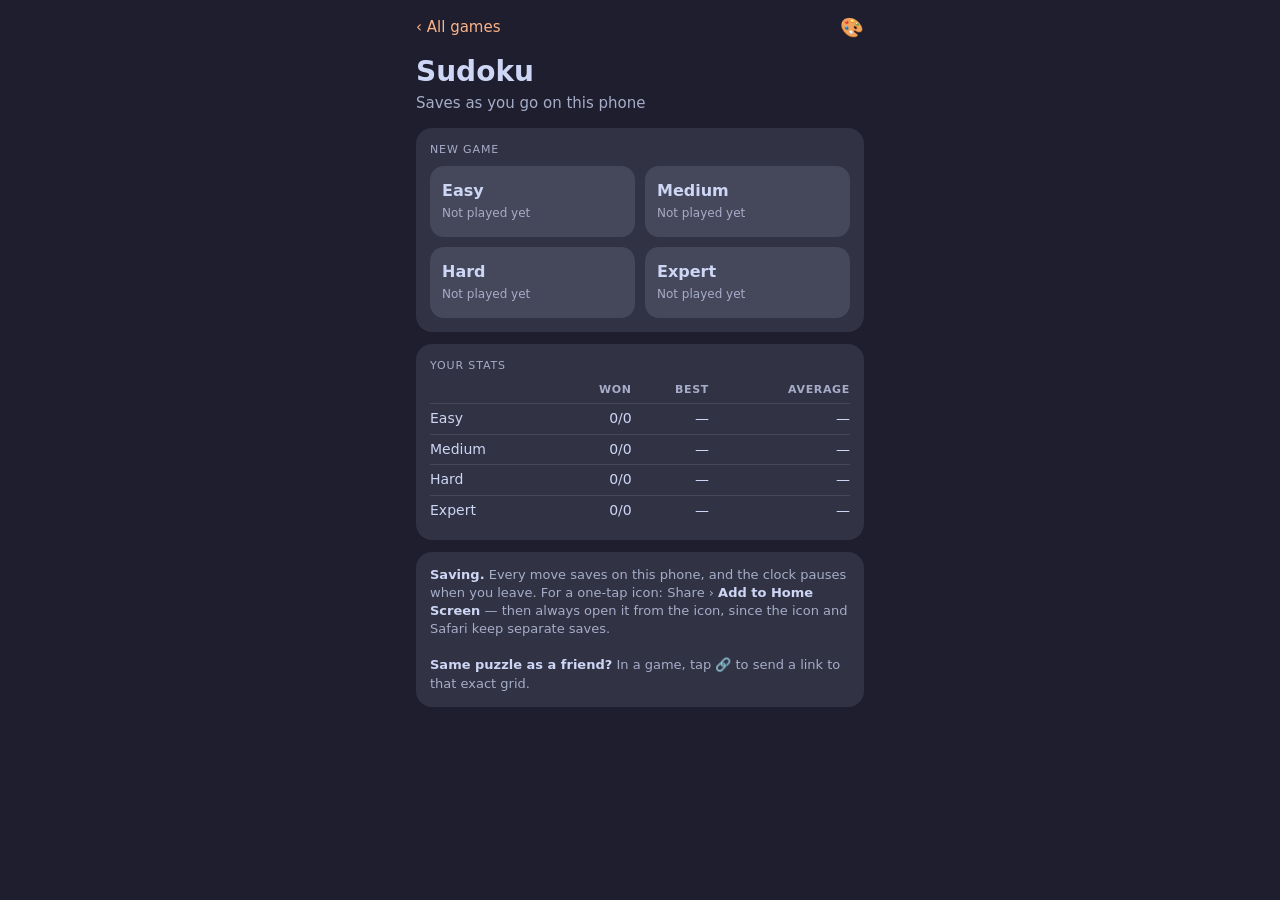
<file: sudoku/index.html>
<!doctype html>
<html lang="en">
<head>
<meta charset="utf-8">
<meta name="viewport" content="width=device-width, initial-scale=1, viewport-fit=cover">
<meta name="theme-color" content="#1e1e2e">
<meta name="apple-mobile-web-app-capable" content="yes">
<meta name="apple-mobile-web-app-title" content="Sudoku">
<meta property="og:title" content="Sudoku — try this puzzle">
<meta property="og:description" content="Tap to play the same grid">
<script src="../theme.js"></script>
<title>Sudoku</title>
<link rel="icon" href="icon.svg" type="image/svg+xml">
<link rel="apple-touch-icon" href="icon-180.png">
<link rel="manifest" href="manifest.json">
<style>
:root {
  --bg: #1e1e2e; --mantle: #181825; --crust: #11111b;
  --surface: #313244; --surface2: #45475a; --overlay: #6c7086;
  --text: #cdd6f4; --sub: #a6adc8; --peach: #fab387; --green: #a6e3a1; --red: #f38ba8;
  --blue: #89b4fa;
  --hl-sel: rgba(137,180,250,.42); --hl-peer: rgba(137,180,250,.09); --hl-same: rgba(137,180,250,.24);
  --line: #45475a; --line-thick: #7f849c; --sq: var(--mantle);
  /* Board edge: nearly full width, capped on big screens, and shrunk on short ones so the number pad stays on screen. */
  --bw: max(280px, min(calc(100vw - 12px), 528px, calc(100vh - 300px - env(safe-area-inset-top) - env(safe-area-inset-bottom))));
}
@supports (height: 100dvh) {
  :root { --bw: max(280px, min(calc(100vw - 12px), 528px, calc(100dvh - 300px - env(safe-area-inset-top) - env(safe-area-inset-bottom)))); }
}
* { box-sizing: border-box; -webkit-tap-highlight-color: transparent; }
html, body { margin: 0; background: var(--bg); color: var(--text); }
body { font: 15px/1.4 -apple-system, BlinkMacSystemFont, "SF Pro Text", Roboto, system-ui, sans-serif; overscroll-behavior: none;
       -webkit-user-select: none; user-select: none; }
button { font: inherit; color: inherit; border: 0; background: none; padding: 0; cursor: pointer; touch-action: manipulation; }
button:disabled { opacity: .45; cursor: default; }
#app { max-width: 480px; margin: 0 auto; padding: max(12px, env(safe-area-inset-top)) 16px calc(16px + env(safe-area-inset-bottom)); }
#app.play { max-width: 540px; padding-left: 6px; padding-right: 6px; padding-bottom: calc(8px + env(safe-area-inset-bottom)); min-height: 100vh; min-height: 100dvh; display: flex; flex-direction: column; }

.card { background: var(--surface); border-radius: 16px; padding: 14px; margin-bottom: 12px; }
.kicker { font-size: 11px; letter-spacing: .08em; text-transform: uppercase; color: var(--sub); margin-bottom: 8px; display: flex; justify-content: space-between; align-items: center; }
.btn { background: var(--peach); color: var(--crust); font-weight: 650; border-radius: 12px; padding: 12px 16px; }
.btn.ghost { background: var(--surface2); color: var(--text); }
.row { display: flex; gap: 10px; align-items: center; }
.grow { flex: 1; }
.muted { color: var(--sub); }
.topbar { display: flex; align-items: center; justify-content: space-between; margin-bottom: 10px; min-height: 30px; }
.topbar .ttl { font-weight: 700; font-size: 17px; }
.topbar .icons { display: flex; gap: 14px; font-size: 19px; }
.back { color: var(--ink-accent, var(--peach)); font-size: 15px; text-decoration: none; }
.how { font-size: 13px; color: var(--sub); }
.how b { color: var(--text); }
.modal { position: fixed; inset: 0; background: rgba(17,17,27,.75); display: grid; place-items: end center; z-index: 10; }
.modal .sheet { background: var(--surface); width: 100%; max-width: 480px; border-radius: 20px 20px 0 0; padding: 20px 16px calc(20px + env(safe-area-inset-bottom)); }
.toast { position: fixed; left: 50%; top: max(16px, env(safe-area-inset-top)); transform: translateX(-50%); background: var(--crust); color: var(--text);
         padding: 10px 14px; border-radius: 12px; z-index: 40; box-shadow: 0 6px 24px rgba(0,0,0,.4); max-width: 90vw; font-size: 14px; text-align: center; }

/* home */
.hero { font-size: 28px; font-weight: 800; margin: 4px 0 2px; }
.levels { display: grid; grid-template-columns: 1fr 1fr; gap: 10px; }
.lvl { background: var(--surface2); border-radius: 14px; padding: 14px 12px; text-align: left; }
.lvl b { display: block; font-size: 16px; }
.lvl span { font-size: 12px; color: var(--sub); }
.stats { width: 100%; border-collapse: collapse; font-variant-numeric: tabular-nums; font-size: 14px; }
.stats th { font-size: 11px; letter-spacing: .06em; text-transform: uppercase; color: var(--sub); font-weight: 600; text-align: right; padding: 0 0 6px; }
.stats th:first-child, .stats td:first-child { text-align: left; }
.stats td { text-align: right; padding: 5px 0; border-top: 1px solid var(--surface2); }
.bar-prog { height: 6px; background: var(--surface2); border-radius: 3px; overflow: hidden; margin-top: 8px; }
.bar-prog i { display: block; height: 100%; background: var(--peach); border-radius: 3px; }

/* game header */
.play .topbar { padding: 0 8px; margin-bottom: 8px; min-height: 44px; }
.play .topbar .ttl { font-size: 22px; }
.play .back { font-size: 17px; }
.play .topbar .icons { gap: 18px; align-items: center; }
.play .topbar .icons button { color: var(--ink-accent, var(--peach)); display: block; line-height: 0; }
.play .topbar .icons svg { width: 27px; height: 27px; }
.info { display: grid; grid-template-columns: 1fr 1fr 1fr auto; align-items: center; gap: 6px; padding: 0 8px; margin-bottom: 10px; text-align: center; font-variant-numeric: tabular-nums; }
.info small { display: block; font-size: 15px; line-height: 20px; color: var(--sub); }
.info b { font-size: 19px; line-height: 25px; font-weight: 600; }
.info b.warn { color: var(--red); }
.pause { width: 42px; height: 42px; border-radius: 50%; background: var(--surface); font-size: 15px; }

/* board */
.wrap { position: relative; width: var(--bw); margin: 0 auto; }
.board { width: var(--bw); height: var(--bw); display: grid; grid-template-columns: repeat(3, 1fr); grid-template-rows: repeat(3, 1fr); gap: 2px; padding: 2px;
         background: var(--line-thick); border-radius: 3px; overflow: hidden; }
.boxg { display: grid; grid-template-columns: repeat(3, 1fr); grid-template-rows: repeat(3, 1fr); min-height: 0; gap: 1px; background: var(--line); }
.sc { background: var(--sq); position: relative; display: grid; place-items: center; min-width: 0; min-height: 0;
      font-size: calc(var(--bw) / 9 * .7); font-weight: 400; font-variant-numeric: tabular-nums; line-height: 1; }
.sc.given { color: var(--text); }
.sc.user { color: var(--blue); }
.sc.wrong { color: var(--red); }
.sc.peer { background: linear-gradient(var(--hl-peer), var(--hl-peer)), var(--sq); }
.sc.same { background: linear-gradient(var(--hl-same), var(--hl-same)), var(--sq); }
.sc.sel { background: linear-gradient(var(--hl-sel), var(--hl-sel)), var(--sq); }
.sc.bad { animation: shake .35s; }
@keyframes shake { 20%, 60% { transform: translateX(-3px); } 40%, 80% { transform: translateX(3px); } }
.sc.wave { animation: wave .55s ease-out both; }
@keyframes wave { 0% { background-color: var(--sq); } 35% { background: var(--blue); color: var(--crust); } 100% { } }
.sc.pop { animation: popin .22s ease-out; }
@keyframes popin { 0% { transform: scale(.6); opacity: .3; } 100% { transform: scale(1); opacity: 1; } }
.notes { position: absolute; inset: 1px; display: grid; grid-template-columns: repeat(3, 1fr); grid-template-rows: repeat(3, 1fr);
         font-size: calc(var(--bw) / 9 * .3); line-height: 1; color: var(--sub); font-weight: 500; }
.notes span { display: grid; place-items: center; border-radius: 3px; }
.notes span.hl { background: var(--blue); color: var(--crust); font-weight: 700; }
.veil { position: absolute; inset: 0; border-radius: 3px; background: var(--sq); display: grid; place-items: center; z-index: 2; }
.veil .btn { font-size: 17px; padding: 14px 26px; }

/* tools + pad */
.controls { flex: 1; display: flex; flex-direction: column; justify-content: space-evenly; gap: 6px; padding-top: 6px; }
.tools { display: grid; grid-template-columns: repeat(4, 1fr); }
.tool { display: flex; flex-direction: column; align-items: center; gap: 3px; color: var(--sub); font-size: 15px; line-height: 20px; padding: 6px 0; position: relative; }
.tool svg { width: 33px; height: 33px; color: var(--text); opacity: .75; }
.tool .badge { position: absolute; top: 0; left: calc(50% + 9px); min-width: 24px; height: 22px; border-radius: 11px; padding: 0 6px;
               background: var(--surface2); color: var(--text); font-size: 12px; font-weight: 700; line-height: 22px; }
.tool .badge.on { background: var(--peach); color: var(--crust); }
.tool .badge.n { background: var(--blue); color: var(--crust); min-width: 22px; padding: 0 4px; }
.pad { display: grid; grid-template-columns: repeat(9, 1fr); }
.num { display: flex; flex-direction: column; align-items: center; padding: 4px 0 2px; border-radius: 12px; color: var(--blue); }
.num:active { background: var(--surface); }
.num b { font-size: calc(var(--bw) / 9 * 1.12); height: calc(var(--bw) / 9 * 1.22); line-height: calc(var(--bw) / 9 * 1.22); font-weight: 400; }
.num small { font-size: 12px; line-height: 15px; color: var(--sub); height: 15px; }
.num.done b { color: var(--overlay); font-size: calc(var(--bw) / 9 * .62); }
.num.noting b { color: var(--sub); }

/* switches */
.opt { display: flex; align-items: center; gap: 12px; padding: 10px 0; border-top: 1px solid var(--surface2); }
.opt:first-of-type { border-top: 0; }
.sw { width: 46px; height: 28px; border-radius: 14px; background: var(--surface2); position: relative; flex: none; transition: background .15s; }
.sw::after { content: ""; position: absolute; top: 3px; left: 3px; width: 22px; height: 22px; border-radius: 50%; background: #fff; transition: transform .15s; box-shadow: 0 1px 3px rgba(0,0,0,.3); }
.sw.on { background: var(--green); }
.sw.on::after { transform: translateX(18px); }
.big { font-size: 34px; font-weight: 800; font-variant-numeric: tabular-nums; }
.stack { display: grid; gap: 8px; }

.fx { position: fixed; inset: 0; pointer-events: none; z-index: 30; overflow: hidden; }
.confetto { position: fixed; width: 8px; height: 12px; border-radius: 2px; }
</style>
<link rel="stylesheet" href="../theme.css">
</head>
<body>
<div id="app"></div>
<script src="engine.js"></script>
<script src="../sfx.js"></script>
<script>
'use strict';
const S = Sudoku;
const KEY = 'mosaic:sudoku';
const HINTS = 3;
const LIMIT = 3;
const app = document.getElementById('app');
const icon = d => `<svg viewBox="0 0 24 24" fill="none" stroke="currentColor" stroke-width="1.6" stroke-linecap="round" stroke-linejoin="round" aria-hidden="true">${d}</svg>`;
const ICON = {
  undo: icon('<path d="M8 4 4 8l4 4"/><path d="M4 8h10a6 6 0 0 1 0 12H9"/>'),
  erase: icon('<path d="m8 20-4.6-4.6a1.8 1.8 0 0 1 0-2.5l9.5-9.5a1.8 1.8 0 0 1 2.5 0l5.2 5.2a1.8 1.8 0 0 1 0 2.5L12 20z"/><path d="m7.5 8.8 7.7 7.7"/><path d="M8 20h13"/>'),
  note: icon('<path d="m4 20 1-4.6L16.1 4.3a2 2 0 0 1 2.9 0l.7.7a2 2 0 0 1 0 2.9L8.6 19z"/><path d="m14.4 6 3.6 3.6"/>'),
  hint: icon('<path d="M12 3a6.5 6.5 0 0 0-4 11.6c.7.6 1 1.2 1 2.4h6c0-1.2.3-1.8 1-2.4A6.5 6.5 0 0 0 12 3z"/><path d="M9.5 20h5"/><path d="M10.5 22.5h3"/>'),
  link: icon('<path d="M10 14a4.5 4.5 0 0 0 6.4 0l3-3a4.5 4.5 0 0 0-6.4-6.4l-1 1"/><path d="M14 10a4.5 4.5 0 0 0-6.4 0l-3 3a4.5 4.5 0 0 0 6.4 6.4l1-1"/>'),
  gear: icon('<path d="M9.0 4.9L9.9 2.3L14.1 2.3L15.0 4.9L17.4 3.7L20.3 6.6L19.1 9.1L21.7 9.9L21.7 14.1L19.1 15.0L20.3 17.4L17.4 20.3L14.9 19.1L14.1 21.7L9.9 21.7L9.0 19.1L6.6 20.3L3.7 17.4L4.9 14.9L2.3 14.1L2.3 9.9L4.9 9.0L3.7 6.6L6.6 3.7Z"/><circle cx="12" cy="12" r="3.2"/>'),
};

// ---- saved data (this phone only) ----------------------------------------------------------
function blankStats() { return Object.fromEntries(S.LEVELS.map(l => [l, { played: 0, won: 0, best: 0, total: 0 }])); }
let data;
try { data = JSON.parse(localStorage.getItem(KEY)); } catch {}
if (!data || data.v !== 1) data = { v: 1, game: null, stats: blankStats(), opts: { limit: true, autoNotes: true } };
for (const l of S.LEVELS) data.stats[l] = data.stats[l] || { played: 0, won: 0, best: 0, total: 0 };
function save() { try { localStorage.setItem(KEY, JSON.stringify(data)); } catch {} }
// Ask the browser not to evict our save (granted for home-screen apps on recent iOS; harmless elsewhere).
try { navigator.storage && navigator.storage.persist && navigator.storage.persist(); } catch {}

let screen = data.game && !data.game.over ? 'game' : 'home';
let sel = null;          // selected cell index
let noting = false;      // notes mode
let fxCells = null;      // { cls, cells: [[i, delayMs]] } applied after the next render
let tickLast = 0;

const G = () => data.game;
const valAt = i => Number(G().vals[i]);
const solAt = i => Number(G().solution[i]);
const isGiven = i => G().puzzle[i] !== '0';
const isRight = i => valAt(i) && valAt(i) === solAt(i);
const setVal = (i, v) => { const g = G(); g.vals = g.vals.slice(0, i) + v + g.vals.slice(i + 1); };
const limitOf = g => LIMIT + (g.chances || 0);
const esc = s => String(s).replace(/[&<>"]/g, c => ({ '&': '&amp;', '<': '&lt;', '>': '&gt;', '"': '&quot;' }[c]));
function fmt(ms) {
  const t = Math.floor(ms / 1000), h = Math.floor(t / 3600), m = Math.floor(t / 60) % 60, s = t % 60;
  return (h ? h + ':' + String(m).padStart(2, '0') : m) + ':' + String(s).padStart(2, '0');
}
function toast(msg, ms = 2200) {
  document.querySelectorAll('.toast').forEach(t => t.remove());
  const t = document.createElement('div');
  t.className = 'toast'; t.textContent = msg;
  document.body.appendChild(t);
  setTimeout(() => t.remove(), ms);
}
function sheet(html, wire) {
  const m = document.createElement('div');
  m.className = 'modal';
  m.innerHTML = `<div class="sheet">${html}</div>`;
  m.addEventListener('click', e => { if (e.target === m) close(); });
  const close = () => m.remove();
  document.body.appendChild(m);
  wire(m, close);
  return m;
}

// ---- game lifecycle ------------------------------------------------------------------------
function startGame(level, seed = S.newSeed()) {
  const p = S.generate(level, seed);
  data.game = {
    level, seed, code: S.encode(level, seed), puzzle: p.puzzle, solution: p.solution, vals: p.puzzle,
    notes: new Array(81).fill(0), mistakes: 0, hints: 0, chances: 0, elapsed: 0, paused: false, over: null, hist: [],
  };
  data.stats[level].played++;
  sel = null; noting = false; screen = 'game';
  save(); render();
}
function restartGame() {
  const g = G();
  Object.assign(g, { vals: g.puzzle, notes: new Array(81).fill(0), mistakes: 0, hints: 0, chances: 0, elapsed: 0, paused: false, over: null, hist: [] });
  sel = null; save(); render();
}
function finish(result) {
  const g = G(), st = data.stats[g.level];
  g.over = result; g.paused = false; sel = null;
  let best = false;
  if (result === 'won') {
    st.won++; st.total += g.elapsed;
    if (!st.best || g.elapsed < st.best) { st.best = g.elapsed; best = st.won > 1; }
  }
  save(); render();
  if (result === 'won') { Sfx.fanfare(0.4); confetti(); setTimeout(() => wonSheet(best), 900); }
  else { Sfx.sad(); setTimeout(lostSheet, 500); }
}

// ---- input ---------------------------------------------------------------------------------
function canPlay() { const g = G(); return g && !g.over && !g.paused; }

function input(d) {
  if (!canPlay()) return;
  if (sel == null) { toast('Tap a square first'); return; }
  const g = G(), i = sel;
  if (isGiven(i) || isRight(i)) return;
  if (noting) {
    if (valAt(i)) return;
    g.hist.push({ i, val: 0, note: g.notes[i] });
    g.notes[i] ^= 1 << d;
    Sfx.tock(0, 1.6, 0.5);
    save(); render();
    return;
  }
  if (valAt(i) === d) return;
  const h = { i, val: valAt(i), note: g.notes[i], peers: [] };
  setVal(i, d); g.notes[i] = 0;
  if (d === solAt(i)) {
    if (data.opts.autoNotes) for (const p of S.PEERS[i]) if (g.notes[p] & (1 << d)) { h.peers.push([p, g.notes[p]]); g.notes[p] &= ~(1 << d); }
    g.hist.push(h);
    afterCorrect(i, 'pop');
  } else {
    g.hist.push(h);
    g.mistakes++;
    Sfx.thud(); Sfx.buzz(40);
    fxCells = { cls: 'bad', cells: [[i, 0]] };
    save(); render();
    if (data.opts.limit && g.mistakes >= limitOf(g)) finish('lost');
  }
}

// Shared by a correct entry and a hint: completed rows/columns/boxes wave, a finished board wins.
function afterCorrect(i, cls) {
  const g = G();
  const done = S.UNITS_OF[i].filter(u => S.UNITS[u].every(isRight));
  const cells = [[i, 0]];
  if (done.length) {
    const seen = new Set([i]);
    for (const u of done) for (const j of S.UNITS[u]) if (!seen.has(j)) {
      seen.add(j);
      cells.push([j, 45 * (Math.abs(S.row(j) - S.row(i)) + Math.abs(S.col(j) - S.col(i)))]);
    }
    fxCells = { cls: 'wave', cells };
    Sfx.arp(2 + done.length);
  } else {
    fxCells = { cls, cells };
    Sfx.chime(2 + (solAt(i) % 5), 0, 0.7);
  }
  save(); render();
  if ([...g.vals].every((v, k) => Number(v) === solAt(k))) finish('won');
}

function erase() {
  if (!canPlay() || sel == null) return;
  const g = G(), i = sel;
  if (isGiven(i) || isRight(i)) return;
  if (!valAt(i) && !g.notes[i]) return;
  g.hist.push({ i, val: valAt(i), note: g.notes[i], peers: [] });
  setVal(i, 0); g.notes[i] = 0;
  Sfx.pop(); save(); render();
}

function undo() {
  if (!canPlay()) return;
  const g = G(), h = g.hist.pop();
  if (!h) { toast('Nothing to undo'); return; }
  setVal(h.i, h.val); g.notes[h.i] = h.note;
  for (const [p, n] of h.peers || []) g.notes[p] = n;
  sel = h.i;
  Sfx.whoosh(); save(); render();
}

function useHint() {
  if (!canPlay()) return;
  const g = G();
  if (g.hints >= HINTS) { toast('No hints left this game'); return; }
  // Logic only sees correct digits; a wrong entry in the selected square gets fixed first.
  const clean = [...g.vals].map((v, k) => (Number(v) === solAt(k) ? v : '0')).join('');
  const wantSel = sel != null && !isRight(sel);
  const h = wantSel ? { i: sel, v: solAt(sel), how: 'reveal' } : S.hint(clean, g.solution, null);
  if (!h) return;
  const why = {
    naked: `${h.v} is the only number that fits here`,
    row: `This is the only spot for ${h.v} in its row`,
    col: `This is the only spot for ${h.v} in its column`,
    box: `This is the only spot for ${h.v} in its box`,
    reveal: `This square is ${h.v}`,
  }[h.how];
  g.hints++;
  setVal(h.i, h.v); g.notes[h.i] = 0;
  if (data.opts.autoNotes) for (const p of S.PEERS[h.i]) g.notes[p] &= ~(1 << h.v);
  g.hist = g.hist.filter(x => x.i !== h.i);
  sel = h.i;
  toast(`💡 ${why}`, 3200);
  afterCorrect(h.i, 'pop');
}

function setPaused(p) {
  const g = G();
  if (!g || g.over || g.paused === p) return;
  g.paused = p; tickLast = performance.now();
  save(); render();
}

// ---- timer ---------------------------------------------------------------------------------
function running() { const g = G(); return screen === 'game' && g && !g.over && !g.paused && document.visibilityState === 'visible'; }
setInterval(() => {
  const now = performance.now();
  if (running()) {
    G().elapsed += Math.min(now - tickLast, 5000);
    save();
    const t = document.getElementById('clock');
    if (t) t.textContent = fmt(G().elapsed);
  }
  tickLast = now;
}, 1000);
document.addEventListener('visibilitychange', () => {
  if (document.visibilityState === 'hidden' && screen === 'game') setPaused(true);
  tickLast = performance.now();
});
addEventListener('pagehide', save);

// ---- render --------------------------------------------------------------------------------
function render() {
  if (screen === 'game' && G()) renderGame(); else renderHome();
}

function renderHome() {
  screen = 'home';
  app.className = '';
  const g = G(), st = data.stats;
  const filled = g ? [...g.vals].filter((v, i) => Number(v) === solAt(i)).length : 0;
  const open = g ? [...g.puzzle].filter(v => v === '0').length : 1;
  const given = g ? 81 - open : 0;
  app.innerHTML = `
    <div class="topbar"><a class="back" href="../">‹ All games</a>
      <span class="icons"><button id="theme" aria-label="Colors">🎨</button></span></div>
    <div class="hero">Sudoku</div>
    <div class="muted" style="margin-bottom:14px">Saves as you go on this phone</div>
    ${g && !g.over ? `<button class="card" id="cont" style="display:block;width:100%;text-align:left">
      <div class="kicker">Continue<span>${fmt(g.elapsed)}</span></div>
      <div class="row"><b class="grow" style="font-size:17px">${S.LEVEL_NAME[g.level]}</b>
        <span class="muted" style="font-size:13px">${Math.round(((filled - given) / open) * 100)}% · ${g.mistakes} mistake${g.mistakes === 1 ? '' : 's'}</span>
        <span class="muted">›</span></div>
      <div class="bar-prog"><i style="width:${Math.round(((filled - given) / open) * 100)}%"></i></div></button>` : ''}
    <div class="card"><div class="kicker">New game</div>
      <div class="levels">${S.LEVELS.map(l => `<button class="lvl" data-level="${l}"><b>${S.LEVEL_NAME[l]}</b>
        <span>${st[l].best ? 'Best ' + fmt(st[l].best) : st[l].played ? 'No wins yet' : 'Not played yet'}</span></button>`).join('')}</div></div>
    <div class="card"><div class="kicker">Your stats</div>
      <table class="stats"><tr><th></th><th>Won</th><th>Best</th><th>Average</th></tr>
      ${S.LEVELS.map(l => `<tr><td>${S.LEVEL_NAME[l]}</td><td>${st[l].won}/${st[l].played}</td>
        <td>${st[l].best ? fmt(st[l].best) : '—'}</td><td>${st[l].won ? fmt(st[l].total / st[l].won) : '—'}</td></tr>`).join('')}</table></div>
    <div class="card how"><b>Saving.</b> Every move saves on this phone, and the clock pauses when you leave.
      For a one-tap icon: Share › <b>Add to Home Screen</b> — then always open it from the icon,
      since the icon and Safari keep separate saves.
      <br><br><b>Same puzzle as a friend?</b> In a game, tap 🔗 to send a link to that exact grid.</div>`;
  app.querySelector('#theme').onclick = Theme.open;
  const c = app.querySelector('#cont');
  if (c) c.onclick = () => { screen = 'game'; render(); };
  app.querySelectorAll('[data-level]').forEach(b => b.onclick = () => confirmNew(b.dataset.level));
}

function confirmNew(level, seed) {
  const g = G();
  if (!g || g.over) { startGame(level, seed); return; }
  sheet(`<div class="kicker">New ${S.LEVEL_NAME[level]} game</div>
    <div style="margin-bottom:14px">Your ${S.LEVEL_NAME[g.level]} game in progress (${fmt(g.elapsed)}) will be replaced.</div>
    <div class="stack"><button class="btn" id="go">Start new game</button><button class="btn ghost" id="no">Keep playing mine</button></div>`,
  (m, close) => {
    m.querySelector('#go').onclick = () => { close(); startGame(level, seed); };
    m.querySelector('#no').onclick = () => { close(); screen = 'game'; render(); };
  });
}

function renderGame() {
  const g = G();
  const selV = sel != null ? valAt(sel) : 0;
  const counts = new Array(10).fill(0);
  for (let i = 0; i < 81; i++) if (isRight(i)) counts[valAt(i)]++;
  const hideBoard = g.paused;
  let cells = '';
  for (let b = 0; b < 9; b++) {
    cells += '<div class="boxg">';
    const r0 = Math.floor(b / 3) * 3, c0 = (b % 3) * 3;
    for (let k = 0; k < 9; k++) {
      const i = (r0 + Math.floor(k / 3)) * 9 + c0 + (k % 3), v = valAt(i);
      const cls = ['sc'];
      if (!hideBoard) {
        if (v) cls.push(isGiven(i) ? 'given' : v === solAt(i) ? 'user' : 'wrong');
        if (sel != null) {
          if (i === sel) cls.push('sel');
          else if (selV && v === selV) cls.push('same');
          else if (S.row(i) === S.row(sel) || S.col(i) === S.col(sel) || S.box(i) === S.box(sel)) cls.push('peer');
        }
      }
      let inner = '';
      if (!hideBoard) {
        if (v) inner = v;
        else if (g.notes[i]) inner = `<div class="notes">${[1, 2, 3, 4, 5, 6, 7, 8, 9].map(d =>
          `<span class="${selV === d && (g.notes[i] >> d) & 1 ? 'hl' : ''}">${(g.notes[i] >> d) & 1 ? d : ''}</span>`).join('')}</div>`;
      }
      cells += `<button class="${cls.join(' ')}" data-i="${i}" aria-label="Row ${S.row(i) + 1} column ${S.col(i) + 1}${v ? ', ' + v : ''}">${inner}</button>`;
    }
    cells += '</div>';
  }
  const lim = data.opts.limit ? limitOf(g) : 0;
  app.className = 'play';
  app.innerHTML = `
    <div class="topbar"><button class="back" id="home">‹ Sudoku</button>
      <span class="ttl">${S.LEVEL_NAME[g.level]}</span>
      <span class="icons"><button id="share" aria-label="Share this puzzle">${ICON.link}</button><button id="menu" aria-label="Settings">${ICON.gear}</button></span></div>
    <div class="info">
      <div><small>Mistakes</small><b class="${lim && g.mistakes >= lim - 1 && g.mistakes ? 'warn' : ''}">${g.mistakes}${lim ? '/' + lim : ''}</b></div>
      <div><small>Hints</small><b>${HINTS - g.hints}</b></div>
      <div><small>Time</small><b id="clock">${fmt(g.elapsed)}</b></div>
      <button class="pause" id="pause" aria-label="${g.paused ? 'Resume' : 'Pause'}" ${g.over ? 'disabled' : ''}>${g.paused ? '▶' : '❚❚'}</button>
    </div>
    <div class="wrap"><div class="board" id="board">${cells}</div>
      ${g.paused ? `<div class="veil"><div style="text-align:center"><div class="muted" style="margin-bottom:12px">Paused · ${fmt(g.elapsed)}</div>
        <button class="btn" id="resume">▶ Resume</button></div></div>` : ''}</div>
    <div class="controls"><div class="tools">
      <button class="tool" id="undo">${ICON.undo}Undo</button>
      <button class="tool" id="erase">${ICON.erase}Erase</button>
      <button class="tool" id="notes">${ICON.note}Notes<span class="badge ${noting ? 'on' : ''}">${noting ? 'ON' : 'OFF'}</span></button>
      <button class="tool" id="hint">${ICON.hint}Hint<span class="badge n">${HINTS - g.hints}</span></button>
    </div>
    <div class="pad">${[1, 2, 3, 4, 5, 6, 7, 8, 9].map(d => counts[d] >= 9
      ? `<button class="num done" disabled aria-label="${d} complete"><b>✓</b><small></small></button>`
      : `<button class="num ${noting ? 'noting' : ''}" data-d="${d}"><b>${d}</b><small>${9 - counts[d]}</small></button>`).join('')}</div></div>
    ${g.over ? `<div class="stack" style="margin-top:14px">
      <button class="btn" id="again">New ${S.LEVEL_NAME[g.level]} game</button>
      <button class="btn ghost" id="other">Other difficulty</button></div>` : ''}`;

  app.querySelectorAll('.sc').forEach(c => c.onclick = () => {
    if (!canPlay()) return;
    const i = Number(c.dataset.i);
    sel = i; render();
  });
  app.querySelectorAll('[data-d]').forEach(b => b.onclick = () => input(Number(b.dataset.d)));
  app.querySelector('#home').onclick = () => { if (!g.over) setPaused(false); screen = 'home'; render(); };
  app.querySelector('#undo').onclick = undo;
  app.querySelector('#erase').onclick = erase;
  app.querySelector('#notes').onclick = () => { if (!canPlay()) return; noting = !noting; render(); };
  app.querySelector('#hint').onclick = useHint;
  app.querySelector('#pause').onclick = () => setPaused(!g.paused);
  const r = app.querySelector('#resume');
  if (r) r.onclick = () => setPaused(false);
  app.querySelector('#share').onclick = share;
  app.querySelector('#menu').onclick = menu;
  const a = app.querySelector('#again');
  if (a) a.onclick = () => startGame(g.level);
  const o = app.querySelector('#other');
  if (o) o.onclick = () => { screen = 'home'; render(); };

  if (fxCells) {
    const { cls, cells: list } = fxCells;
    fxCells = null;
    for (const [i, delay] of list) {
      const el = app.querySelector(`.sc[data-i="${i}"]`);
      if (el) { el.style.animationDelay = delay + 'ms'; el.classList.add(cls); }
    }
  }
}

// ---- sheets --------------------------------------------------------------------------------
function menu() {
  const o = data.opts;
  sheet(`<div class="kicker">Settings</div>
    <div class="opt"><span class="grow">Mistake limit (${LIMIT})<br><span class="muted" style="font-size:12px">Game ends at ${LIMIT} wrong numbers</span></span><button class="sw ${o.limit ? 'on' : ''}" data-opt="limit"></button></div>
    <div class="opt"><span class="grow">Auto-remove notes<br><span class="muted" style="font-size:12px">Placing a number clears it from notes nearby</span></span><button class="sw ${o.autoNotes ? 'on' : ''}" data-opt="autoNotes"></button></div>
    <div class="opt"><span class="grow">Sound</span><button class="sw ${Sfx.muted ? '' : 'on'}" id="snd"></button></div>
    <div class="opt"><span class="grow">Colors</span><button class="btn ghost" id="theme" style="padding:7px 12px;font-size:13px">🎨 Change</button></div>
    <div class="stack" style="margin-top:12px">
      <button class="btn ghost" id="restart">Restart this puzzle</button>
      <button class="btn ghost" id="newg">New game…</button>
      <button class="btn" id="done">Done</button></div>`,
  (m, close) => {
    m.querySelectorAll('[data-opt]').forEach(b => b.onclick = () => {
      o[b.dataset.opt] = !o[b.dataset.opt]; b.classList.toggle('on', o[b.dataset.opt]); save(); render();
    });
    m.querySelector('#snd').onclick = e => { Sfx.toggle(); e.currentTarget.classList.toggle('on', !Sfx.muted); };
    m.querySelector('#theme').onclick = () => { close(); Theme.open(); };
    m.querySelector('#restart').onclick = () => { close(); restartGame(); };
    m.querySelector('#newg').onclick = () => { close(); screen = 'home'; render(); };
    m.querySelector('#done').onclick = close;
  });
}

function wonSheet(best) {
  const g = G(), st = data.stats[g.level];
  sheet(`<div style="text-align:center">
    <div style="font-size:40px">🎉</div><div class="kicker" style="justify-content:center">${S.LEVEL_NAME[g.level]} solved</div>
    <div class="big">${fmt(g.elapsed)}</div>
    <div class="muted" style="margin:4px 0 16px">${best ? '🏆 New best time · ' : st.best ? 'Best ' + fmt(st.best) + ' · ' : ''}${g.mistakes} mistake${g.mistakes === 1 ? '' : 's'} · ${g.hints} hint${g.hints === 1 ? '' : 's'}</div></div>
    <div class="stack"><button class="btn" id="again">New ${S.LEVEL_NAME[g.level]} game</button>
      <button class="btn ghost" id="share">🔗 Challenge someone with this grid</button>
      <button class="btn ghost" id="home">Home</button></div>`,
  (m, close) => {
    m.querySelector('#again').onclick = () => { close(); startGame(g.level); };
    m.querySelector('#share').onclick = () => { share(); };
    m.querySelector('#home').onclick = () => { close(); screen = 'home'; render(); };
  });
}

function lostSheet() {
  const g = G();
  sheet(`<div style="text-align:center"><div style="font-size:40px">😬</div>
    <div class="kicker" style="justify-content:center">Out of mistakes</div>
    <div class="muted" style="margin-bottom:16px">${g.mistakes} wrong numbers on this ${S.LEVEL_NAME[g.level]} grid.</div></div>
    <div class="stack"><button class="btn" id="more">Second chance — keep going</button>
      <button class="btn ghost" id="restart">Restart this puzzle</button>
      <button class="btn ghost" id="newg">New game</button></div>`,
  (m, close) => {
    m.querySelector('#more').onclick = () => {
      close();
      // Undo the loss: the game continues with one more mistake allowed.
      g.over = null; g.chances = (g.chances || 0) + 1; save(); render();
    };
    m.querySelector('#restart').onclick = () => { close(); restartGame(); };
    m.querySelector('#newg').onclick = () => { close(); screen = 'home'; render(); };
  });
}

function share() {
  const g = G();
  const url = location.origin + location.pathname + '#p=' + g.code;
  const msg = g.over === 'won'
    ? `Sudoku · ${S.LEVEL_NAME[g.level]} — I solved it in ${fmt(g.elapsed)}. Same grid, your turn: ${url}`
    : `Sudoku · ${S.LEVEL_NAME[g.level]} — try this grid: ${url}`;
  const copied = () => toast('Link copied — paste it in a text');
  if (navigator.share) navigator.share({ text: msg }).catch(e => { if (e.name !== 'AbortError') copy(); });
  else copy();
  function copy() {
    if (navigator.clipboard) navigator.clipboard.writeText(msg).then(copied, () => prompt('Copy this link:', msg));
    else prompt('Copy this link:', msg);
  }
}

function confetti() {
  const fx = document.createElement('div');
  fx.className = 'fx';
  document.body.appendChild(fx);
  const colors = ['#f38ba8', '#fab387', '#f9e2af', '#a6e3a1', '#89b4fa', '#cba6f7'];
  for (let k = 0; k < 90; k++) {
    const c = document.createElement('i');
    c.className = 'confetto';
    c.style.left = Math.random() * 100 + 'vw';
    c.style.top = '-20px';
    c.style.background = colors[k % colors.length];
    fx.appendChild(c);
    c.animate([
      { transform: `translate(0,0) rotate(0)` },
      { transform: `translate(${(Math.random() - .5) * 160}px, ${innerHeight + 60}px) rotate(${Math.random() * 900}deg)` },
    ], { duration: 1600 + Math.random() * 1400, delay: Math.random() * 500, easing: 'cubic-bezier(.2,.6,.4,1)', fill: 'forwards' });
  }
  setTimeout(() => fx.remove(), 3800);
}

// ---- keyboard (desktop) --------------------------------------------------------------------
document.addEventListener('keydown', e => {
  if (screen !== 'game' || !G() || document.querySelector('.modal')) return;
  const k = e.key;
  if (k >= '1' && k <= '9') input(Number(k));
  else if (k === 'Backspace' || k === 'Delete' || k === '0') erase();
  else if (k === 'n' || k === 'N') { if (canPlay()) { noting = !noting; render(); } }
  else if ((k === 'z' && (e.metaKey || e.ctrlKey)) || k === 'u') undo();
  else if (k === ' ') { e.preventDefault(); setPaused(!G().paused); }
  else if (k.startsWith('Arrow') && canPlay()) {
    e.preventDefault();
    const i = sel == null ? 40 : sel, r = S.row(i), c = S.col(i);
    const [dr, dc] = { ArrowUp: [-1, 0], ArrowDown: [1, 0], ArrowLeft: [0, -1], ArrowRight: [0, 1] }[k];
    sel = ((r + dr + 9) % 9) * 9 + ((c + dc + 9) % 9);
    render();
  } else return;
});

// ---- start ---------------------------------------------------------------------------------
// A shared link (#p=x.k3f9a) opens that exact grid.
function fromHash() {
  const m = /[#&]p=([^&]+)/.exec(location.hash);
  if (!m) return false;
  history.replaceState(null, '', location.pathname);
  const d = S.decode(decodeURIComponent(m[1]));
  if (!d) { toast("That puzzle link didn't work"); return false; }
  const g = G();
  if (g && g.code === S.encode(d.level, d.seed)) { screen = 'game'; render(); return true; }
  render();
  confirmNew(d.level, d.seed);
  return true;
}
// Coming back to a game in progress starts paused, so the clock never runs while nobody's looking.
if (screen === 'game' && G() && !G().over) G().paused = true;
tickLast = performance.now();
addEventListener('hashchange', fromHash);
if (!fromHash()) render();

// Keep a copy of every game on the phone so it opens with no signal (../sw.js).
if ('serviceWorker' in navigator) navigator.serviceWorker.register('../sw.js', { scope: '../' }).catch(() => {});
</script>
</body>
</html>
</file>
<file: theme.css>
/* Light palettes for Mosaic, Chess, Sixes and Sudoku (Dark is each page's own :root).
   theme.js sets <html data-theme> and data-tone="light" for the light ones. Game tiles keep their colors; only the table around them changes. */

:root[data-theme="beige"] {
  --bg: #efe6d2; --mantle: #e4d7bd; --crust: #2f2a22;
  --surface: #faf5ea; --surface2: #e9ddc7; --overlay: #a39580;
  --text: #3a3227; --sub: #7a6d5c; --peach: #e0894a; --green: #3f8f3a; --red: #c4363f;
  --ink-accent: #a8541c;
  --light: #f0d9b5; --dark: #b58863;           /* chess: wooden board */
  --bar-bg: rgba(250,245,234,.95); --scrim: rgba(70,55,35,.45); --veil: rgba(239,230,210,.96);
}
:root[data-theme="light"] {
  --bg: #eff1f5; --mantle: #e3e7ef; --crust: #2b2d3a;
  --surface: #ffffff; --surface2: #dce0e8; --overlay: #9ca0b0;
  --text: #4c4f69; --sub: #6c6f85; --peach: #f5844a; --green: #40a02b; --red: #d20f39;
  --ink-accent: #c4560f;
  --light: #e8edf9; --dark: #8c9ac4;
  --bar-bg: rgba(255,255,255,.94); --scrim: rgba(40,45,70,.4); --veil: rgba(239,241,245,.96);
}


/* shared chrome */
[data-tone="light"] .card, [data-tone="light"] .pchip, [data-tone="light"] .mini { box-shadow: 0 1px 3px rgba(60,45,20,.12); }
[data-tone="light"] .bar { background: var(--bar-bg); }
[data-tone="light"] .modal { background: var(--scrim); }
[data-tone="light"] .watch { background: var(--scrim); }
[data-tone="light"] .tally { background: var(--veil); }
[data-tone="light"] .toast { color: #fff; }
[data-tone="light"] .banner { text-shadow: 0 2px 0 rgba(255,255,255,.6), 0 6px 22px rgba(60,40,10,.35); color: var(--ink-accent); }
[data-tone="light"] .float { text-shadow: 0 1px 0 rgba(255,255,255,.8), 0 2px 8px rgba(60,40,10,.3); }
[data-tone="light"] .float.plus { color: var(--green); }
[data-tone="light"] .float.bonus { color: var(--ink-accent); }
[data-tone="light"] .chip.on { color: var(--ink-accent); }
[data-tone="light"] .prow.win { background: linear-gradient(135deg, rgba(240,200,120,.35), rgba(224,137,74,.25)); }

/* Mosaic */
[data-tone="light"] .factory { background: radial-gradient(circle at 40% 35%, #ffffff, var(--surface2) 72%); box-shadow: inset 0 0 0 1px rgba(0,0,0,.06); }
[data-tone="light"] .slot.line { box-shadow: inset 0 0 0 1px var(--overlay); }
[data-tone="light"] .fslot .slot.line { background: #f3d9d3; }
[data-tone="light"] .faint { opacity: .26; }
[data-tone="light"] .t3.faint { opacity: .5; }
[data-tone="light"] .tm, [data-tone="light"] .t4 { box-shadow: inset 0 0 0 1px rgba(0,0,0,.18), inset 0 -2px 0 rgba(0,0,0,.12); }

/* Chess */
[data-tone="light"] .board { box-shadow: 0 6px 20px rgba(60,40,10,.25); }

/* Sixes: tiles stay dark like the real thing; the table is the light surface. */
[data-tone="light"] .tile.back { background: repeating-linear-gradient(45deg, #b9a98c 0 6px, #ad9d80 6px 12px); }
[data-tone="light"] .table { box-shadow: inset 0 1px 4px rgba(60,40,10,.12); }

[data-tone="light"] .cell.spot { box-shadow: inset 0 0 0 2px var(--peach); background: rgba(224,137,74,.16); }

/* Sudoku: white cells and deeper blue digits on the light palettes. */
:root[data-theme="beige"] { --blue: #2f5fb3; --hl-sel: rgba(47,95,179,.28); --hl-peer: rgba(47,95,179,.09); --hl-same: rgba(47,95,179,.2); --line: #d9cbb1; --line-thick: #5d5141; --sq: #fffbf3; }
:root[data-theme="light"] { --blue: #1e66f5; --hl-sel: rgba(30,102,245,.24); --hl-peer: rgba(30,102,245,.08); --hl-same: rgba(30,102,245,.18); --line: #c5ccdb; --line-thick: #454a63; --sq: #ffffff; }
[data-tone="light"] .board { box-shadow: 0 2px 10px rgba(60,45,20,.12); }
[data-tone="light"] .notes span.hl { color: #fff; }
</file>
